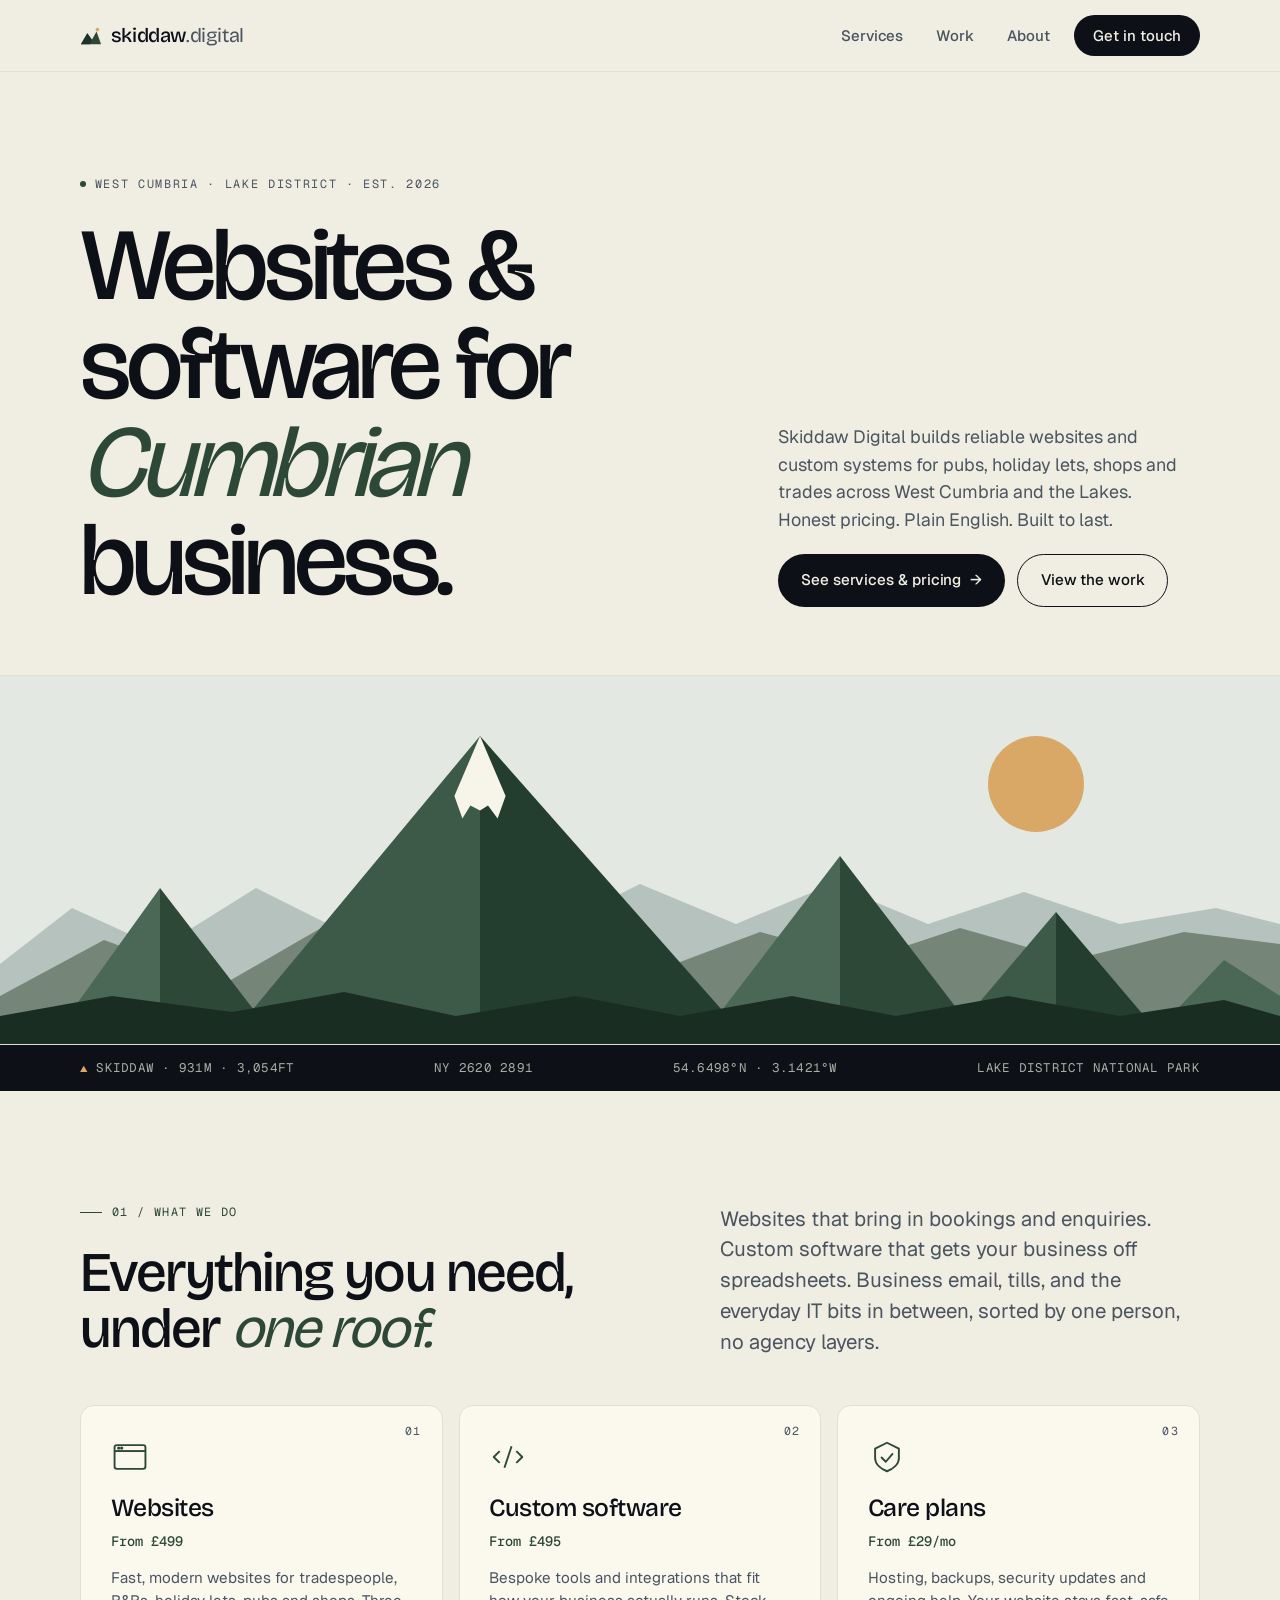
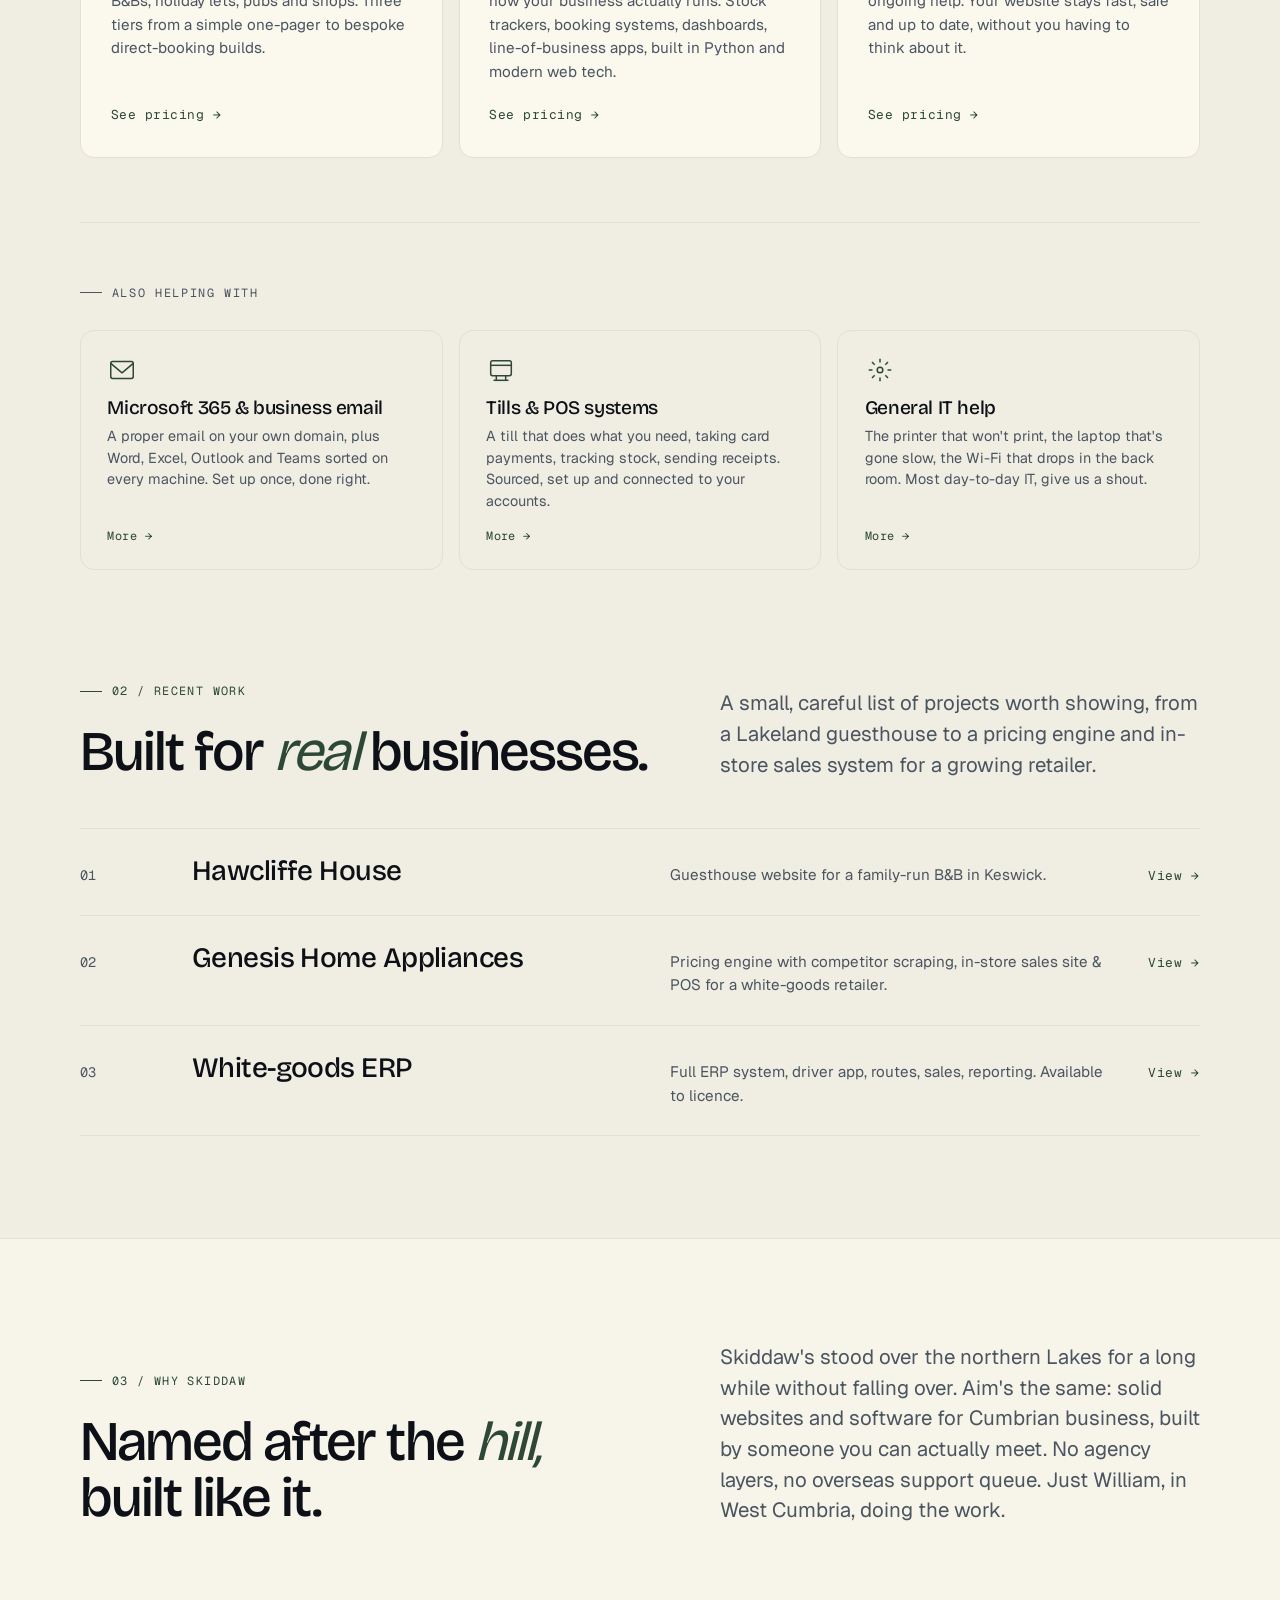
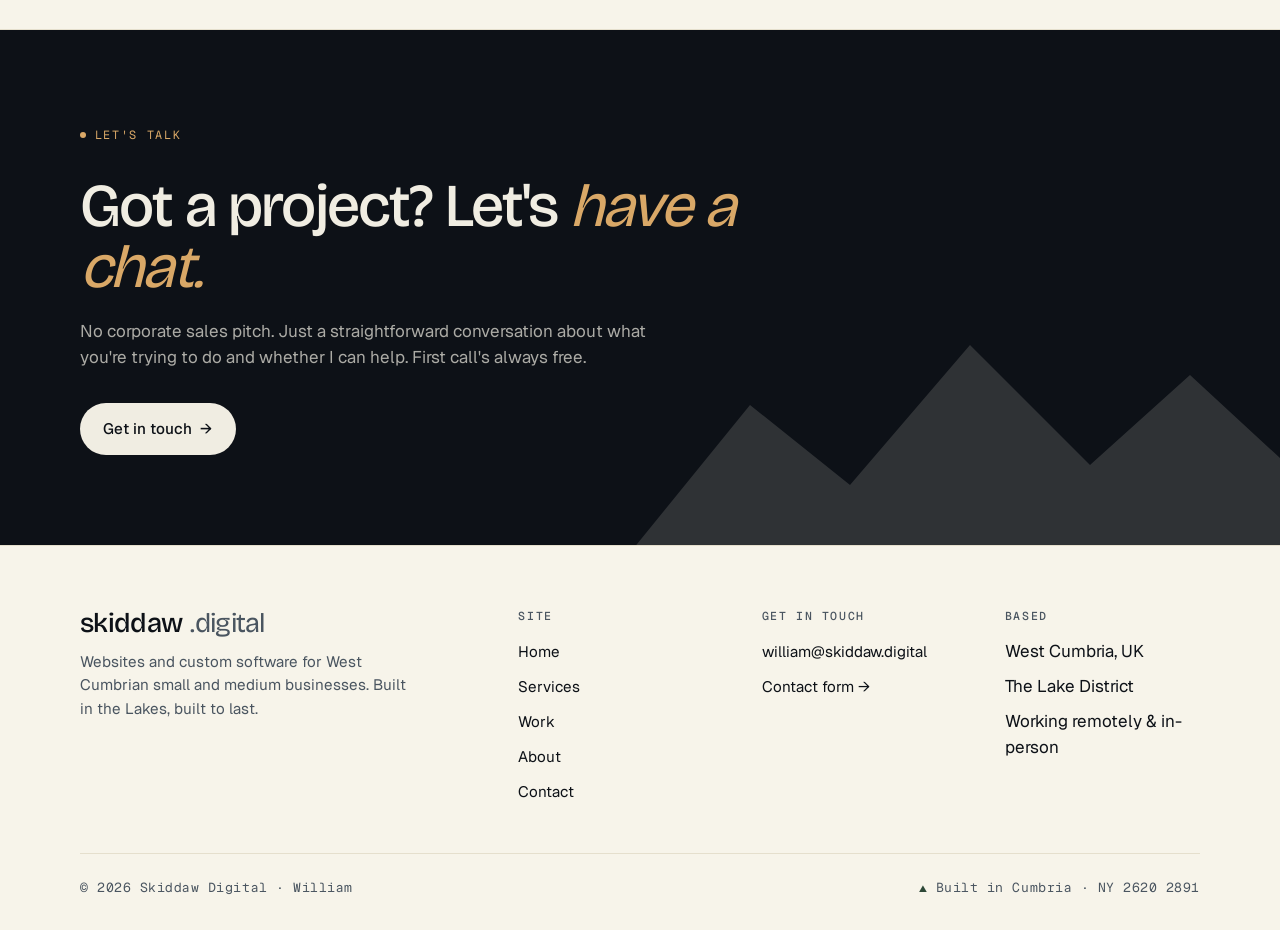
<file: index.html>
<!DOCTYPE html>
<html lang="en-GB">
<head>
  <!-- Google tag (gtag.js) -->
  <script async src="https://www.googletagmanager.com/gtag/js?id=G-EGELB82WRL"></script>
  <script>
    window.dataLayer = window.dataLayer || [];
    function gtag(){dataLayer.push(arguments);}
    gtag('js', new Date());
    gtag('config', 'G-EGELB82WRL');
  </script>
  <meta charset="UTF-8" />
  <meta name="viewport" content="width=device-width, initial-scale=1.0" />
  <title>Skiddaw Digital, Websites &amp; business software for West Cumbrian business</title>
  <meta name="description" content="Skiddaw Digital builds reliable websites, custom software, sets up Microsoft 365, POS systems and handles day-to-day IT for pubs, holiday lets, shops and trades across West Cumbria and the Lake District. Honest pricing, plain English, by William." />
  <link rel="preconnect" href="https://fonts.googleapis.com" />
  <link rel="preconnect" href="https://fonts.gstatic.com" crossorigin />
  <link href="https://fonts.googleapis.com/css2?family=Bricolage+Grotesque:opsz,wght@12..96,300..700&family=Geist:wght@400;500;600&family=Geist+Mono:wght@400;500&display=swap" rel="stylesheet" />
  <link rel="stylesheet" href="styles.css" />
  <link rel="icon" href="/favicon.ico" sizes="any">
  <link rel="icon" type="image/svg+xml" href="/favicon.svg">
  <link rel="apple-touch-icon" href="/apple-touch-icon.png">
  <link rel="icon" type="image/png" sizes="192x192" href="/favicon-192.png">
  <link rel="icon" type="image/png" sizes="512x512" href="/favicon-512.png">
</head>
<body>

  <!-- ===== Header ===== -->
  <header class="site-header">
    <div class="nav-inner">
      <a href="index.html" class="logo">
        <svg class="logo-mark" viewBox="0 0 24 24" xmlns="http://www.w3.org/2000/svg" aria-hidden="true">
          <polygon points="1,21 8,9 13,16 18,7 23,21" fill="#2D4837"/>
          <polygon points="8,9 13,16 11,21 1,21" fill="#1F3328"/>
          <circle cx="19" cy="5" r="2" fill="#D9A867"/>
        </svg>
        <span>skiddaw<span class="digital">.digital</span></span>
      </a>
      <button class="nav-toggle" aria-expanded="false" aria-controls="nav-list">Menu</button>
      <ul class="nav-list" id="nav-list">
        <li><a href="services.html">Services</a></li>
        <li><a href="work.html">Work</a></li>
        <li><a href="about.html">About</a></li>
        <li><a href="contact.html" class="nav-cta">Get in touch</a></li>
      </ul>
    </div>
  </header>

  <main>

    <!-- ===== Hero ===== -->
    <section class="hero">
      <div class="container">
        <p class="kicker"><span class="dot"></span> West Cumbria · Lake District · est. 2026</p>
        <div class="hero-grid">
          <h1 class="display-xl" data-reveal>
            Websites &amp; software for <span class="accent">Cumbrian</span> business.
          </h1>
          <div class="hero-meta" data-reveal>
            <p class="hero-lead">
              Skiddaw Digital builds reliable websites and custom systems
              for pubs, holiday lets, shops and trades across West
              Cumbria and the Lakes. Honest pricing.
              Plain English. Built to last.
            </p>
            <div class="cta-row">
              <a href="services.html" class="btn btn-primary">See services &amp; pricing <span class="arrow">→</span></a>
              <a href="work.html" class="btn btn-ghost">View the work</a>
            </div>
          </div>
        </div>
      </div>

      <!-- Low-poly Skiddaw mountain panorama -->
      <div class="mountain-banner">
        <svg viewBox="0 0 1600 460" xmlns="http://www.w3.org/2000/svg" preserveAspectRatio="xMidYMax slice" role="img" aria-label="A low-poly illustration of Skiddaw and the surrounding Cumbrian fells.">
          <!-- Sky -->
          <rect width="1600" height="460" fill="#E4E8E3"/>

          <!-- Sun -->
          <circle cx="1295" cy="135" r="60" fill="#D9A867"/>

          <!-- Far range, lightest -->
          <polygon fill="#B5C2BD" points="0,360 90,290 200,340 320,265 440,325 560,265 680,320 800,260 920,310 1040,260 1160,310 1280,270 1400,310 1520,290 1600,310 1600,460 0,460"/>

          <!-- Mid range -->
          <polygon fill="#758678" points="0,400 130,330 280,385 410,310 550,375 700,315 830,365 950,320 1080,355 1200,315 1340,355 1480,320 1600,335 1600,460 0,460"/>

          <!-- Sub peak left -->
          <polygon fill="#4A6855" points="60,460 200,265 200,460"/>
          <polygon fill="#2D4837" points="200,265 200,460 350,460"/>

          <!-- Skiddaw, main peak, light face -->
          <polygon fill="#3D5A48" points="280,460 600,75 600,460"/>

          <!-- Skiddaw, main peak, shadow face -->
          <polygon fill="#233D2E" points="600,75 600,460 940,460"/>

          <!-- Snow cap on Skiddaw -->
          <polygon fill="#F7F4EA" points="568,150 600,75 632,150 622,178 610,162 600,168 588,162 578,178"/>

          <!-- Sub peak right (Skiddaw Little Man-ish) -->
          <polygon fill="#4A6855" points="870,460 1050,225 1050,460"/>
          <polygon fill="#2D4837" points="1050,225 1050,460 1230,460"/>

          <!-- Smaller right peak -->
          <polygon fill="#3D5A48" points="1180,460 1320,295 1320,460"/>
          <polygon fill="#233D2E" points="1320,295 1320,460 1460,460"/>

          <!-- Far right small hill -->
          <polygon fill="#4A6855" points="1430,460 1530,355 1600,400 1600,460"/>

          <!-- Foreground hills, darkest -->
          <polygon fill="#1A2D22" points="0,460 0,425 140,400 290,420 430,395 570,425 720,400 850,425 990,400 1120,425 1260,400 1400,425 1530,405 1600,425 1600,460"/>
        </svg>
      </div>

      <!-- Elevation strap under mountain -->
      <div class="elev-strap">
        <div class="elev-strap-inner">
          <span><span class="accent">▲</span> SKIDDAW · 931m · 3,054ft</span>
          <span>NY 2620 2891</span>
          <span>54.6498°N · 3.1421°W</span>
          <span>Lake District National Park</span>
        </div>
      </div>
    </section>

    <!-- ===== Services overview ===== -->
    <section class="section">
      <div class="container">
        <div class="split-head">
          <div>
            <p class="section-tag">01 / What we do</p>
            <h2 class="display-l" data-reveal>
              Everything you need,<br/>under <span class="accent">one roof.</span>
            </h2>
          </div>
          <p class="lead lead-wide" data-reveal>
            Websites that bring in bookings and enquiries. Custom
            software that gets your business off spreadsheets. Business
            email, tills, and the everyday IT bits in between, sorted
            by one person, no agency layers.
          </p>
        </div>

        <!-- Three headline services -->
        <div class="svc-grid">
          <a href="services.html#websites" class="svc-card" data-reveal>
            <div class="ico" aria-hidden="true">
              <svg viewBox="0 0 32 32" fill="none" stroke="currentColor" stroke-width="1.6" stroke-linejoin="round">
                <rect x="3" y="6" width="26" height="20" rx="2"/>
                <line x1="3" y1="11" x2="29" y2="11"/>
                <circle cx="6.5" cy="8.5" r="0.6" fill="currentColor"/>
                <circle cx="9" cy="8.5" r="0.6" fill="currentColor"/>
              </svg>
            </div>
            <span class="num">01</span>
            <h3>Websites</h3>
            <span class="from-price">From £499</span>
            <p>
              Fast, modern websites for tradespeople, B&amp;Bs, holiday
              lets, pubs and shops. Three tiers from a simple one-pager
              to bespoke direct-booking builds.
            </p>
            <span class="more">See pricing →</span>
          </a>

          <a href="services.html#software" class="svc-card" data-reveal>
            <div class="ico" aria-hidden="true">
              <svg viewBox="0 0 32 32" fill="none" stroke="currentColor" stroke-width="1.6" stroke-linejoin="round">
                <polyline points="9,11 4,16 9,21"/>
                <polyline points="23,11 28,16 23,21"/>
                <line x1="19" y1="7" x2="13" y2="25"/>
              </svg>
            </div>
            <span class="num">02</span>
            <h3>Custom software</h3>
            <span class="from-price">From £495</span>
            <p>
              Bespoke tools and integrations that fit how your business
              actually runs. Stock trackers, booking systems, dashboards,
              line-of-business apps, built in Python and modern web tech.
            </p>
            <span class="more">See pricing →</span>
          </a>

          <a href="services.html#care" class="svc-card" data-reveal>
            <div class="ico" aria-hidden="true">
              <svg viewBox="0 0 32 32" fill="none" stroke="currentColor" stroke-width="1.6" stroke-linejoin="round">
                <path d="M16 4 L26 9 V17 C26 22 21 26 16 28 C11 26 6 22 6 17 V9 Z"/>
                <polyline points="11,16 15,20 21,13"/>
              </svg>
            </div>
            <span class="num">03</span>
            <h3>Care plans</h3>
            <span class="from-price">From £29/mo</span>
            <p>
              Hosting, backups, security updates and ongoing help. Your
              website stays fast, safe and up to date, without you
              having to think about it.
            </p>
            <span class="more">See pricing →</span>
          </a>
        </div>

        <!-- Also offering: O365, POS, general IT -->
        <div class="svc-also" data-reveal>
          <p class="svc-also-head">Also helping with</p>
          <div class="svc-also-grid">

            <a href="services.html#email" class="also-card">
              <div class="ico" aria-hidden="true">
                <svg viewBox="0 0 32 32" fill="none" stroke="currentColor" stroke-width="1.6" stroke-linejoin="round">
                  <rect x="4" y="7" width="24" height="18" rx="2"/>
                  <polyline points="4,9 16,19 28,9"/>
                </svg>
              </div>
              <h4>Microsoft 365 &amp; business email</h4>
              <p>
                A proper email on your own domain, plus Word, Excel,
                Outlook and Teams sorted on every machine. Set up once,
                done right.
              </p>
              <span class="more">More →</span>
            </a>

            <a href="services.html#pos" class="also-card">
              <div class="ico" aria-hidden="true">
                <svg viewBox="0 0 32 32" fill="none" stroke="currentColor" stroke-width="1.6" stroke-linejoin="round">
                  <rect x="5" y="6" width="22" height="16" rx="2"/>
                  <line x1="5" y1="11" x2="27" y2="11"/>
                  <line x1="11" y1="22" x2="11" y2="27"/>
                  <line x1="21" y1="22" x2="21" y2="27"/>
                  <line x1="8" y1="27" x2="24" y2="27"/>
                </svg>
              </div>
              <h4>Tills &amp; POS systems</h4>
              <p>
                A till that does what you need, taking card payments,
                tracking stock, sending receipts. Sourced, set up and
                connected to your accounts.
              </p>
              <span class="more">More →</span>
            </a>

            <a href="services.html#it" class="also-card">
              <div class="ico" aria-hidden="true">
                <svg viewBox="0 0 32 32" fill="none" stroke="currentColor" stroke-width="1.6" stroke-linejoin="round">
                  <circle cx="16" cy="16" r="3"/>
                  <path d="M16 4 V8 M16 24 V28 M4 16 H8 M24 16 H28 M7.5 7.5 L10.3 10.3 M21.7 21.7 L24.5 24.5 M7.5 24.5 L10.3 21.7 M21.7 10.3 L24.5 7.5"/>
                </svg>
              </div>
              <h4>General IT help</h4>
              <p>
                The printer that won't print, the laptop that's gone
                slow, the Wi-Fi that drops in the back room. Most
                day-to-day IT, give us a shout.
              </p>
              <span class="more">More →</span>
            </a>

          </div>
        </div>
      </div>
    </section>

    <!-- ===== Featured work ===== -->
    <section class="section" style="padding-top: 0;">
      <div class="container">
        <div class="split-head">
          <div>
            <p class="section-tag">02 / Recent work</p>
            <h2 class="display-l" data-reveal>
              Built for <span class="accent">real</span> businesses.
            </h2>
          </div>
          <p class="lead lead-wide" data-reveal>
            A small, careful list of projects worth showing, from a
            Lakeland guesthouse to a pricing engine and in-store sales
            system for a growing retailer.
          </p>
        </div>

        <div class="work-list" data-reveal>
          <a href="work.html#hawcliffe" class="work-row">
            <span class="num">01</span>
            <h3>Hawcliffe House</h3>
            <p class="desc">Guesthouse website for a family-run B&amp;B in Keswick.</p>
            <span class="arrow-link">View →</span>
          </a>
          <a href="work.html#genesis" class="work-row">
            <span class="num">02</span>
            <h3>Genesis Home Appliances</h3>
            <p class="desc">Pricing engine with competitor scraping, in-store sales site &amp; POS for a white-goods retailer.</p>
            <span class="arrow-link">View →</span>
          </a>
          <a href="nexterp.html" class="work-row">
            <span class="num">03</span>
            <h3>White-goods ERP</h3>
            <p class="desc">Full ERP system, driver app, routes, sales, reporting. Available to licence.</p>
            <span class="arrow-link">View →</span>
          </a>
        </div>
      </div>
    </section>

    <!-- ===== Why local ===== -->
    <section class="section" style="background: var(--stone-50); border-top: 1px solid var(--stone-200); border-bottom: 1px solid var(--stone-200);">
      <div class="container">
        <div class="split-head" style="margin-bottom: 0;">
          <div>
            <p class="section-tag">03 / Why Skiddaw</p>
            <h2 class="display-l" data-reveal>
              Named after the <span class="accent">hill,</span><br/>built like it.
            </h2>
          </div>
          <p class="lead lead-wide" data-reveal>
            Skiddaw's stood over the northern Lakes for a long while
            without falling over. Aim's the same: solid websites and
            software for Cumbrian business, built by someone you can
            actually meet. No agency layers, no overseas support queue.
            Just William, in West Cumbria, doing the work.
          </p>
        </div>
      </div>
    </section>

    <!-- ===== Big CTA ===== -->
    <section class="cta-banner">
      <svg class="cta-mountains" viewBox="0 0 700 280" xmlns="http://www.w3.org/2000/svg" aria-hidden="true">
        <polygon fill="#F0EDE2" points="0,280 130,120 230,200 350,60 470,180 570,90 700,210 700,280"/>
      </svg>
      <div class="container" style="position: relative; z-index: 1;">
        <p class="kicker" style="color: var(--sun);"><span class="dot" style="background: var(--sun);"></span> Let's talk</p>
        <h2>Got a project? Let's <span class="accent">have a chat.</span></h2>
        <p>
          No corporate sales pitch. Just a straightforward conversation
          about what you're trying to do and whether I can help. First
          call's always free.
        </p>
        <a href="contact.html" class="btn btn-primary">Get in touch <span class="arrow">→</span></a>
      </div>
    </section>

  </main>

  <!-- ===== Footer ===== -->
  <footer>
    <div class="container">
      <div class="footer-grid">
        <div class="footer-brand">
          <h3>skiddaw<span class="digital">.digital</span></h3>
          <p>
            Websites and custom software for West Cumbrian small and medium
            businesses. Built in the Lakes, built to last.
          </p>
        </div>
        <div class="footer-col">
          <h4>Site</h4>
          <ul>
            <li><a href="index.html">Home</a></li>
            <li><a href="services.html">Services</a></li>
            <li><a href="work.html">Work</a></li>
            <li><a href="about.html">About</a></li>
            <li><a href="contact.html">Contact</a></li>
          </ul>
        </div>
        <div class="footer-col">
          <h4>Get in touch</h4>
          <ul>
            <li><a href="mailto:william@skiddaw.digital">william@skiddaw.digital</a></li>
            <li><a href="contact.html">Contact form →</a></li>
          </ul>
        </div>
        <div class="footer-col">
          <h4>Based</h4>
          <ul>
            <li>West Cumbria, UK</li>
            <li>The Lake District</li>
            <li>Working remotely &amp; in-person</li>
          </ul>
        </div>
      </div>
      <div class="footer-bottom">
        <span>© <span data-year></span> Skiddaw Digital · William</span>
        <span><span class="accent">▲</span> Built in Cumbria · NY 2620 2891</span>
      </div>
    </div>
  </footer>

  <script src="script.js"></script>
</body>
</html>
</file>
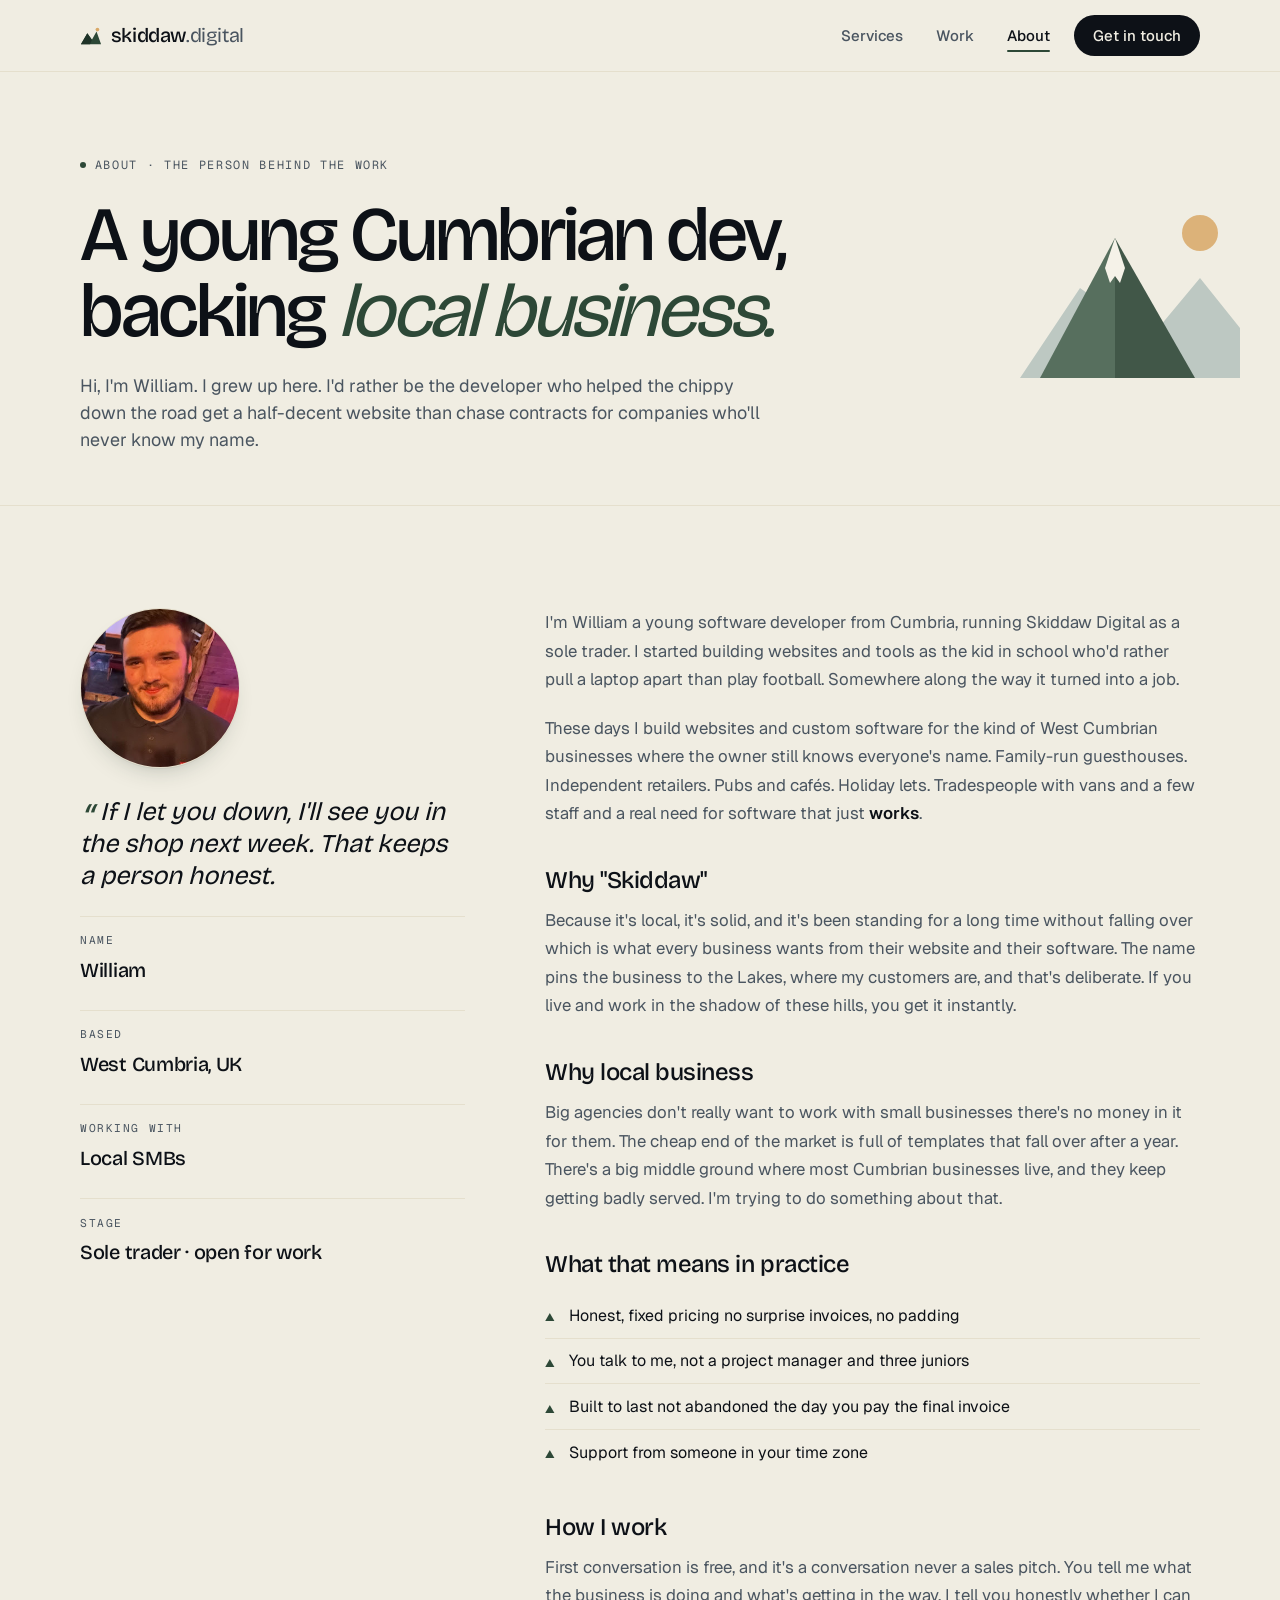
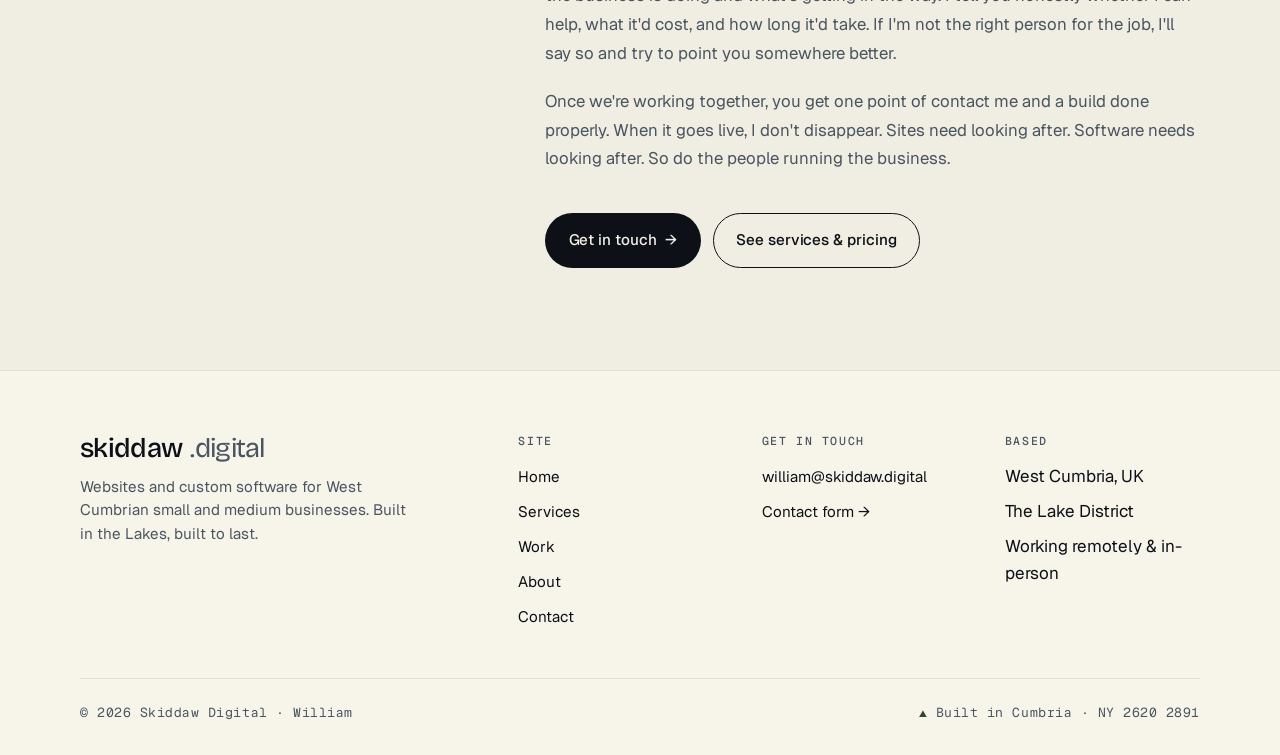
<file: about.html>
<!DOCTYPE html>
<html lang="en-GB">
<head>
  <!-- Google tag (gtag.js) -->
  <script async src="https://www.googletagmanager.com/gtag/js?id=G-EGELB82WRL"></script>
  <script>
    window.dataLayer = window.dataLayer || [];
    function gtag(){dataLayer.push(arguments);}
    gtag('js', new Date());
    gtag('config', 'G-EGELB82WRL');
  </script>
  <meta charset="UTF-8" />
  <meta name="viewport" content="width=device-width, initial-scale=1.0" />
  <title>About — Skiddaw Digital</title>
  <meta name="description" content="William, the person behind Skiddaw Digital. On a mission to give West Cumbrian small businesses better websites and software, without the agency markup." />
  <link rel="preconnect" href="https://fonts.googleapis.com" />
  <link rel="preconnect" href="https://fonts.gstatic.com" crossorigin />
  <link href="https://fonts.googleapis.com/css2?family=Bricolage+Grotesque:opsz,wght@12..96,300..700&family=Geist:wght@400;500;600&family=Geist+Mono:wght@400;500&display=swap" rel="stylesheet" />
  <link rel="stylesheet" href="styles.css" />
  <link rel="icon" href="/favicon.ico" sizes="any">
  <link rel="icon" type="image/svg+xml" href="/favicon.svg">
  <link rel="apple-touch-icon" href="/apple-touch-icon.png">
  <link rel="icon" type="image/png" sizes="192x192" href="/favicon-192.png">
  <link rel="icon" type="image/png" sizes="512x512" href="/favicon-512.png">
</head>
<body>

  <header class="site-header">
    <div class="nav-inner">
      <a href="index.html" class="logo">
        <svg class="logo-mark" viewBox="0 0 24 24" xmlns="http://www.w3.org/2000/svg" aria-hidden="true">
          <polygon points="1,21 8,9 13,16 18,7 23,21" fill="#2D4837"/>
          <polygon points="8,9 13,16 11,21 1,21" fill="#1F3328"/>
          <circle cx="19" cy="5" r="2" fill="#D9A867"/>
        </svg>
        <span>skiddaw<span class="digital">.digital</span></span>
      </a>
      <button class="nav-toggle" aria-expanded="false" aria-controls="nav-list">Menu</button>
      <ul class="nav-list" id="nav-list">
        <li><a href="services.html">Services</a></li>
        <li><a href="work.html">Work</a></li>
        <li><a href="about.html" class="active">About</a></li>
        <li><a href="contact.html" class="nav-cta">Get in touch</a></li>
      </ul>
    </div>
  </header>

  <main>

    <!-- ===== Page hero ===== -->
    <section class="page-hero">
      <div class="container">
        <p class="kicker"><span class="dot"></span> About · The person behind the work</p>
        <h1 data-reveal>
          A young Cumbrian dev,<br/>
          backing <span class="accent">local business.</span>
        </h1>
        <p class="lead lead-wide" data-reveal>
          Hi, I'm William. I grew up here. I'd rather be the developer
          who helped the chippy down the road get a half-decent website
          than chase contracts for companies who'll never know my name.
        </p>

        <svg class="page-hero-mark" viewBox="0 0 220 180" xmlns="http://www.w3.org/2000/svg" aria-hidden="true">
          <circle cx="180" cy="35" r="18" fill="#D9A867"/>
          <polygon fill="#B5C2BD" points="0,180 60,90 130,140 180,80 220,130 220,180"/>
          <polygon fill="#3D5A48" points="20,180 95,40 95,180"/>
          <polygon fill="#233D2E" points="95,40 95,180 175,180"/>
          <polygon fill="#F7F4EA" points="85,70 95,40 105,70 100,85 95,78 90,85"/>
        </svg>
      </div>
    </section>

    <!-- ===== About body ===== -->
    <section class="section">
      <div class="container">
        <div class="about-grid">

          <aside class="about-side">
            <div class="sticky">
              <figure class="portrait">
                <img src="william.jpg" alt="William, founder of Skiddaw Digital" width="288" height="288" loading="lazy" />
              </figure>
              <p class="pull-quote">
                If I let you down, I'll see you in the shop next week.
                That keeps a person honest.
              </p>
              <div class="meta-card">
                <div class="label">Name</div>
                <div class="value">William</div>
              </div>
              <div class="meta-card">
                <div class="label">Based</div>
                <div class="value">West Cumbria, UK</div>
              </div>
              <div class="meta-card">
                <div class="label">Working with</div>
                <div class="value">Local SMBs</div>
              </div>
              <div class="meta-card">
                <div class="label">Stage</div>
                <div class="value">Sole trader · open for work</div>
              </div>
            </div>
          </aside>

          <div class="prose" data-reveal>
            <p>
              I'm William a young software developer from Cumbria,
              running Skiddaw Digital as a sole trader. I started
              building websites and tools as the kid in school who'd
              rather pull a laptop apart than play football. Somewhere
              along the way it turned into a job.
            </p>

            <p>
              These days I build websites and custom software for the
              kind of West Cumbrian businesses where the owner still
              knows everyone's name. Family-run guesthouses. Independent
              retailers. Pubs and cafés. Holiday lets. Tradespeople with
              vans and a few staff and a real need for software that
              just <strong>works</strong>.
            </p>

            <h3>Why "Skiddaw"</h3>
            <p>
              Because it's local, it's solid, and it's been standing for
              a long time without falling over which is what every
              business wants from their website and their software. The
              name pins the business to the Lakes, where my customers
              are, and that's deliberate. If you live and work in the
              shadow of these hills, you get it instantly.
            </p>

            <h3>Why local business</h3>
            <p>
              Big agencies don't really want to work with small
              businesses there's no money in it for them. The cheap
              end of the market is full of templates that fall over
              after a year. There's a big middle ground where most
              Cumbrian businesses live, and they keep getting badly
              served. I'm trying to do something about that.
            </p>

            <h3>What that means in practice</h3>
            <ul>
              <li>Honest, fixed pricing no surprise invoices, no padding</li>
              <li>You talk to me, not a project manager and three juniors</li>
              <li>Built to last not abandoned the day you pay the final invoice</li>
              <li>Support from someone in your time zone</li>
            </ul>

            <h3>How I work</h3>
            <p>
              First conversation is free, and it's a conversation
              never a sales pitch. You tell me what the business is
              doing and what's getting in the way. I tell you honestly
              whether I can help, what it'd cost, and how long it'd
              take. If I'm not the right person for the job, I'll say so
              and try to point you somewhere better.
            </p>

            <p>
              Once we're working together, you get one point of contact
             me and a build done properly. When it goes live, I
              don't disappear. Sites need looking after. Software needs
              looking after. So do the people running the business.
            </p>


            <div class="cta-row" style="margin-top: 2.5rem;">
              <a href="contact.html" class="btn btn-primary">Get in touch <span class="arrow">→</span></a>
              <a href="services.html" class="btn btn-ghost">See services &amp; pricing</a>
            </div>
          </div>

        </div>
      </div>
    </section>

  </main>

  <footer>
    <div class="container">
      <div class="footer-grid">
        <div class="footer-brand">
          <h3>skiddaw<span class="digital">.digital</span></h3>
          <p>
            Websites and custom software for West Cumbrian small and medium
            businesses. Built in the Lakes, built to last.
          </p>
        </div>
        <div class="footer-col">
          <h4>Site</h4>
          <ul>
            <li><a href="index.html">Home</a></li>
            <li><a href="services.html">Services</a></li>
            <li><a href="work.html">Work</a></li>
            <li><a href="about.html">About</a></li>
            <li><a href="contact.html">Contact</a></li>
          </ul>
        </div>
        <div class="footer-col">
          <h4>Get in touch</h4>
          <ul>
            <li><a href="mailto:william@skiddaw.digital">william@skiddaw.digital</a></li>
            <li><a href="contact.html">Contact form →</a></li>
          </ul>
        </div>
        <div class="footer-col">
          <h4>Based</h4>
          <ul>
            <li>West Cumbria, UK</li>
            <li>The Lake District</li>
            <li>Working remotely &amp; in-person</li>
          </ul>
        </div>
      </div>
      <div class="footer-bottom">
        <span>© <span data-year></span> Skiddaw Digital · William</span>
        <span><span class="accent">▲</span> Built in Cumbria · NY 2620 2891</span>
      </div>
    </div>
  </footer>

  <script src="script.js"></script>
</body>
</html>
</file>
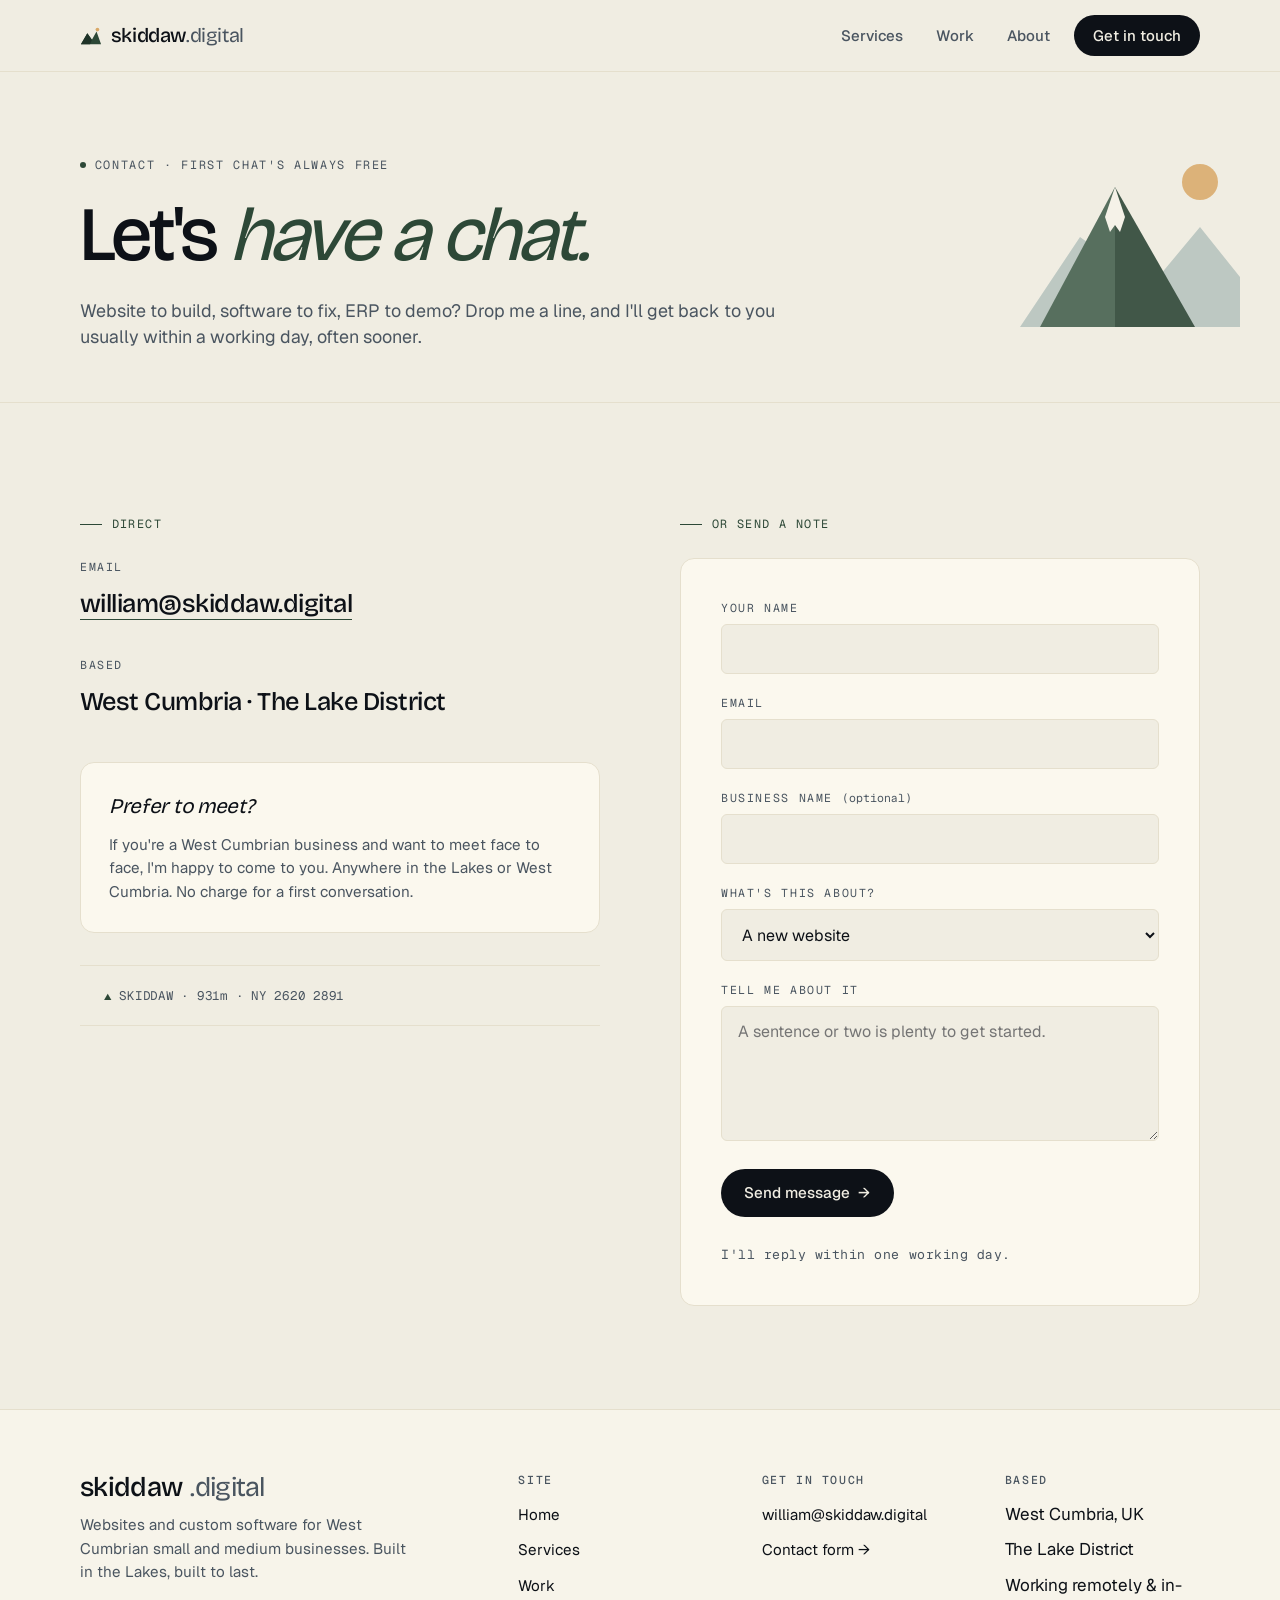
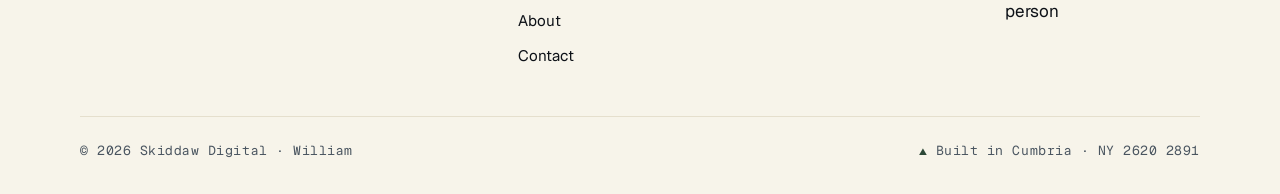
<file: contact.html>
<!DOCTYPE html>
<html lang="en-GB">
<head>
  <!-- Google tag (gtag.js) -->
  <script async src="https://www.googletagmanager.com/gtag/js?id=G-EGELB82WRL"></script>
  <script>
    window.dataLayer = window.dataLayer || [];
    function gtag(){dataLayer.push(arguments);}
    gtag('js', new Date());
    gtag('config', 'G-EGELB82WRL');
  </script>
  <meta charset="UTF-8" />
  <meta name="viewport" content="width=device-width, initial-scale=1.0" />
  <title>Contact — Skiddaw Digital</title>
  <meta name="description" content="Get in touch about a website, custom software project, Microsoft 365 setup, a till, or the white-goods ERP system." />
  <link rel="preconnect" href="https://fonts.googleapis.com" />
  <link rel="preconnect" href="https://fonts.gstatic.com" crossorigin />
  <link href="https://fonts.googleapis.com/css2?family=Bricolage+Grotesque:opsz,wght@12..96,300..700&family=Geist:wght@400;500;600&family=Geist+Mono:wght@400;500&display=swap" rel="stylesheet" />
  <link rel="stylesheet" href="styles.css" />
  <link rel="icon" href="/favicon.ico" sizes="any">
  <link rel="icon" type="image/svg+xml" href="/favicon.svg">
  <link rel="apple-touch-icon" href="/apple-touch-icon.png">
  <link rel="icon" type="image/png" sizes="192x192" href="/favicon-192.png">
  <link rel="icon" type="image/png" sizes="512x512" href="/favicon-512.png">
</head>
<body>

  <header class="site-header">
    <div class="nav-inner">
      <a href="index.html" class="logo">
        <svg class="logo-mark" viewBox="0 0 24 24" xmlns="http://www.w3.org/2000/svg" aria-hidden="true">
          <polygon points="1,21 8,9 13,16 18,7 23,21" fill="#2D4837"/>
          <polygon points="8,9 13,16 11,21 1,21" fill="#1F3328"/>
          <circle cx="19" cy="5" r="2" fill="#D9A867"/>
        </svg>
        <span>skiddaw<span class="digital">.digital</span></span>
      </a>
      <button class="nav-toggle" aria-expanded="false" aria-controls="nav-list">Menu</button>
      <ul class="nav-list" id="nav-list">
        <li><a href="services.html">Services</a></li>
        <li><a href="work.html">Work</a></li>
        <li><a href="about.html">About</a></li>
        <li><a href="contact.html" class="nav-cta active">Get in touch</a></li>
      </ul>
    </div>
  </header>

  <main>

    <!-- ===== Page hero ===== -->
    <section class="page-hero">
      <div class="container">
        <p class="kicker"><span class="dot"></span> Contact · First chat's always free</p>
        <h1 data-reveal>
          Let's <span class="accent">have a chat.</span>
        </h1>
        <p class="lead lead-wide" data-reveal>
          Website to build, software to fix, ERP to demo? Drop me a
          line, and I'll get back to you usually within a working day,
          often sooner.
        </p>

        <svg class="page-hero-mark" viewBox="0 0 220 180" xmlns="http://www.w3.org/2000/svg" aria-hidden="true">
          <circle cx="180" cy="35" r="18" fill="#D9A867"/>
          <polygon fill="#B5C2BD" points="0,180 60,90 130,140 180,80 220,130 220,180"/>
          <polygon fill="#3D5A48" points="20,180 95,40 95,180"/>
          <polygon fill="#233D2E" points="95,40 95,180 175,180"/>
          <polygon fill="#F7F4EA" points="85,70 95,40 105,70 100,85 95,78 90,85"/>
        </svg>
      </div>
    </section>

    <!-- ===== Contact body ===== -->
    <section class="section">
      <div class="container">
        <div class="contact-grid">

          <div data-reveal>
            <p class="section-tag">Direct</p>
            <div class="contact-block">
              <div class="lbl">Email</div>
              <div class="val"><a href="mailto:william@skiddaw.digital">william@skiddaw.digital</a></div>
            </div>
            <div class="contact-block">
              <div class="lbl">Based</div>
              <div class="val">West Cumbria · The Lake District</div>
            </div>

            <div style="margin-top: 2.5rem; padding: 1.75rem; border: 1px solid var(--stone-200); border-radius: var(--radius-lg); background: var(--stone-100);">
              <p style="font-family: var(--display); font-style: italic; font-weight: 400; font-size: 1.3rem; color: var(--ink); margin-bottom: 0.6rem; letter-spacing: -0.015em;">
                Prefer to meet?
              </p>
              <p style="font-size: 0.95rem; color: var(--slate); line-height: 1.55;">
                If you're a West Cumbrian business and want to meet face
                to face, I'm happy to come to you. Anywhere in the Lakes
                or West Cumbria. No charge for a first conversation.
              </p>
            </div>

            <div style="margin-top: 2rem; padding: 1.25rem 1.5rem; font-family: var(--mono); font-size: 0.78rem; letter-spacing: 0.06em; color: var(--slate); border-top: 1px solid var(--stone-200); border-bottom: 1px solid var(--stone-200);">
              <span style="color: var(--fell);">▲</span> SKIDDAW · 931m · NY 2620 2891
            </div>
          </div>

          <div data-reveal>
            <p class="section-tag">Or send a note</p>

            <form class="form" id="contact-form" action="https://api.web3forms.com/submit" method="POST">

              <!-- Replace with your Web3Forms access key -->
              <input type="hidden" name="access_key" value="e9c1f253-c0af-44bd-a715-570f56dda13b">

              <!-- These hidden fields shape the email you receive -->
              <input type="hidden" name="subject" value="New enquiryskiddaw.digital">
              <input type="hidden" name="from_name" value="Skiddaw Digital website">

              <input type="checkbox" name="botcheck" style="display: none;" tabindex="-1" autocomplete="off">

              <div class="field">
                <label for="name">Your name</label>
                <input id="name" name="name" type="text" required autocomplete="name" />
              </div>
              <div class="field">
                <label for="email">Email</label>
                <input id="email" name="email" type="email" required autocomplete="email" />
              </div>
              <div class="field">
                <label for="business">Business name <span style="text-transform: none; letter-spacing: 0; color: var(--slate);">(optional)</span></label>
                <input id="business" name="business" type="text" autocomplete="organization" />
              </div>
              <div class="field">
                <label for="topic">What's this about?</label>
                <select id="topic" name="topic">
                  <option>A new website</option>
                  <option>Care plan / fixing an existing site</option>
                  <option>Custom software / integration</option>
                  <option>Microsoft 365 / business email</option>
                  <option>A till / POS system</option>
                  <option>General IT help</option>
                  <option>White-goods ERP demo</option>
                  <option>Just a question</option>
                </select>
              </div>
              <div class="field">
                <label for="message">Tell me about it</label>
                <textarea id="message" name="message" rows="5" required placeholder="A sentence or two is plenty to get started."></textarea>
              </div>
              <button type="submit" class="btn btn-primary">Send message <span class="arrow">→</span></button>
              <p class="form-note">I'll reply within one working day.</p>
              <p class="form-status" data-form-status role="status" aria-live="polite" hidden></p>
            </form>
          </div>

        </div>
      </div>
    </section>

  </main>

  <footer>
    <div class="container">
      <div class="footer-grid">
        <div class="footer-brand">
          <h3>skiddaw<span class="digital">.digital</span></h3>
          <p>
            Websites and custom software for West Cumbrian small and medium
            businesses. Built in the Lakes, built to last.
          </p>
        </div>
        <div class="footer-col">
          <h4>Site</h4>
          <ul>
            <li><a href="index.html">Home</a></li>
            <li><a href="services.html">Services</a></li>
            <li><a href="work.html">Work</a></li>
            <li><a href="about.html">About</a></li>
            <li><a href="contact.html">Contact</a></li>
          </ul>
        </div>
        <div class="footer-col">
          <h4>Get in touch</h4>
          <ul>
            <li><a href="mailto:william@skiddaw.digital">william@skiddaw.digital</a></li>
            <li><a href="contact.html">Contact form →</a></li>
          </ul>
        </div>
        <div class="footer-col">
          <h4>Based</h4>
          <ul>
            <li>West Cumbria, UK</li>
            <li>The Lake District</li>
            <li>Working remotely &amp; in-person</li>
          </ul>
        </div>
      </div>
      <div class="footer-bottom">
        <span>© <span data-year></span> Skiddaw Digital · William</span>
        <span><span class="accent">▲</span> Built in Cumbria · NY 2620 2891</span>
      </div>
    </div>
  </footer>

  <script src="script.js"></script>
</body>
</html>
</file>
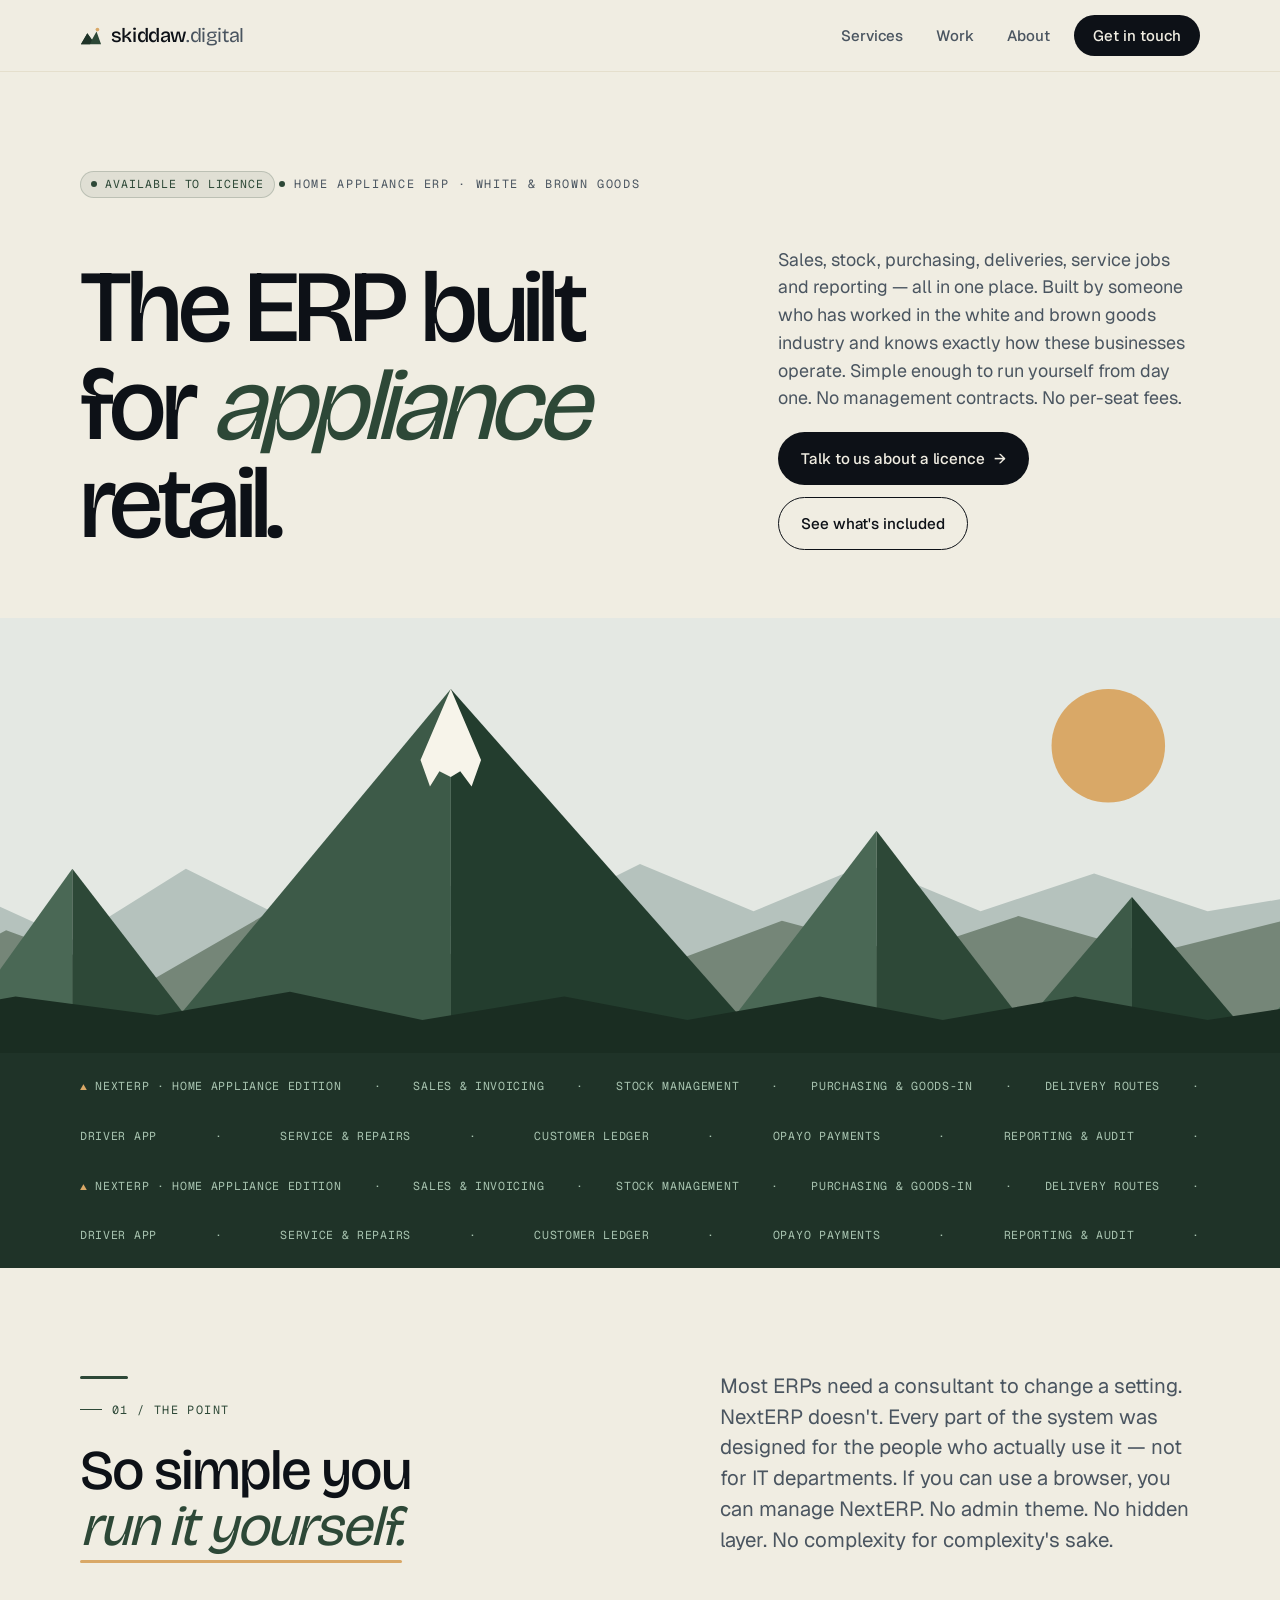
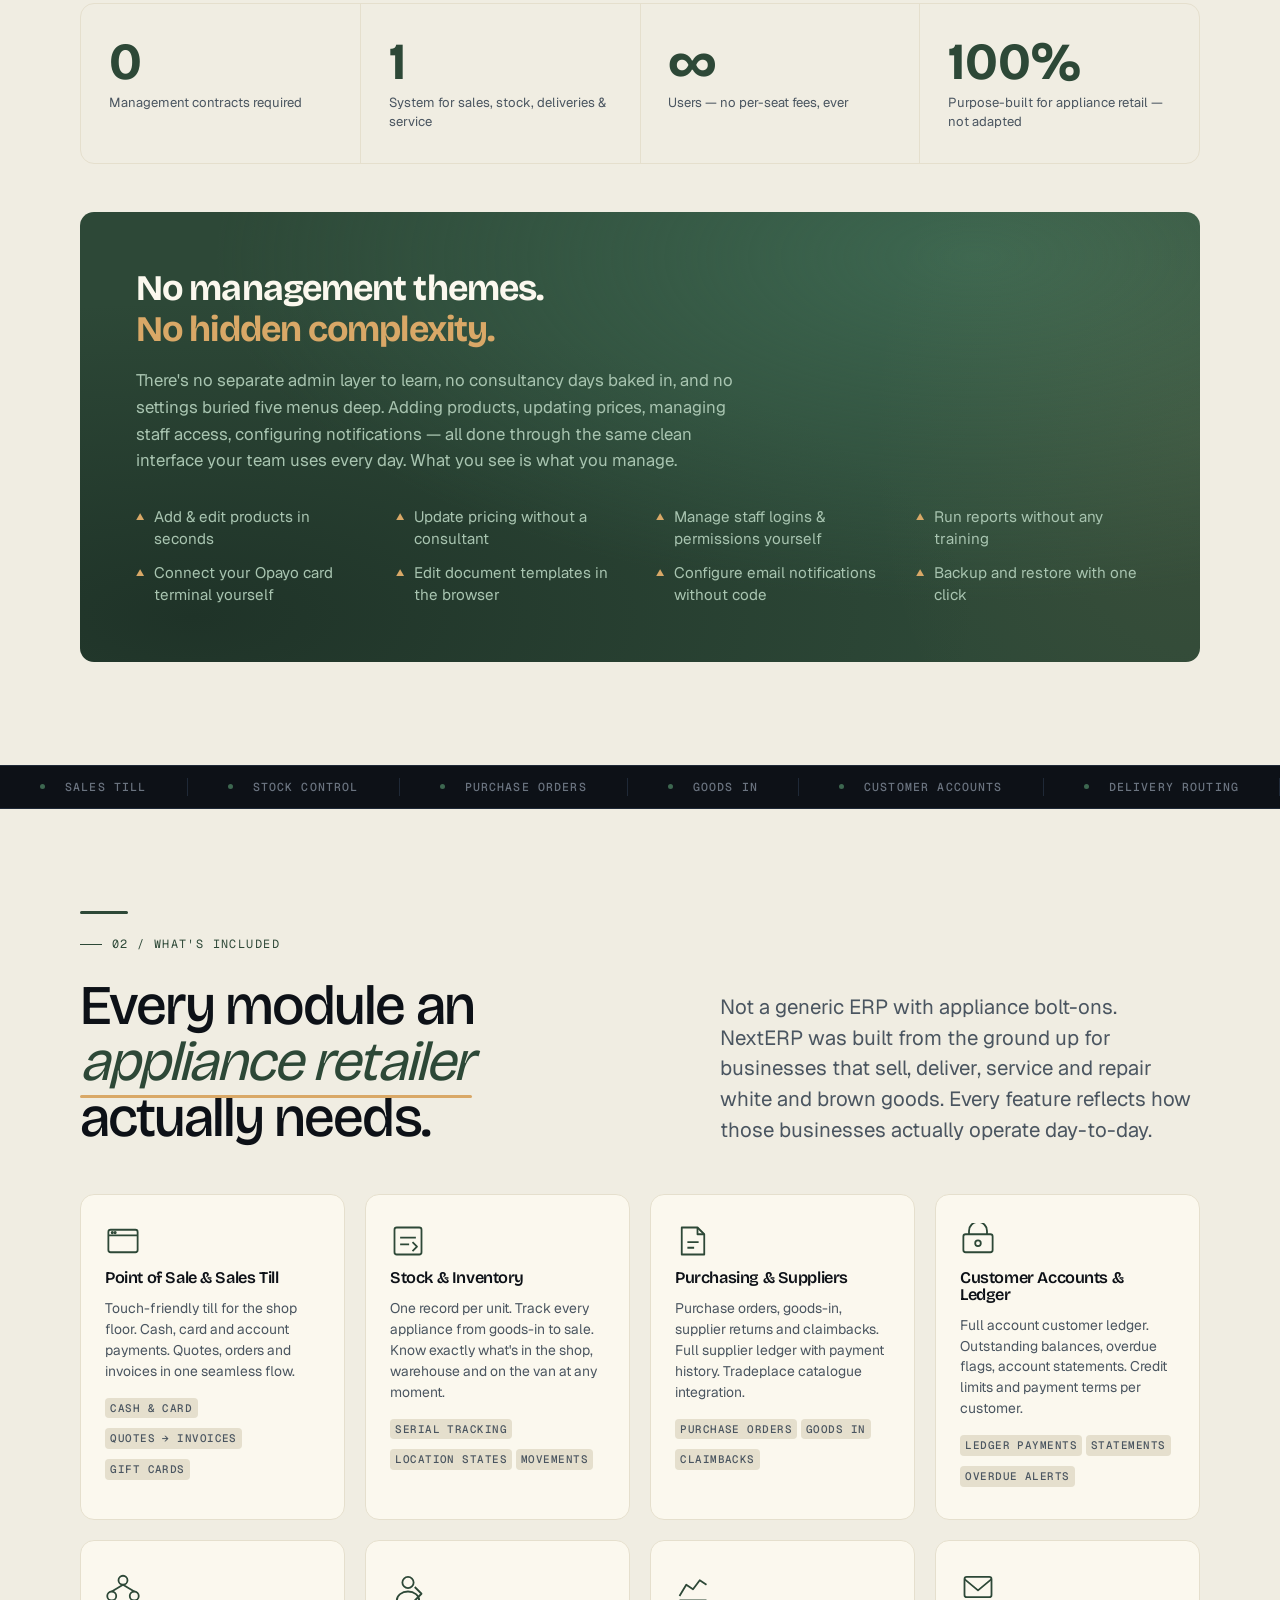
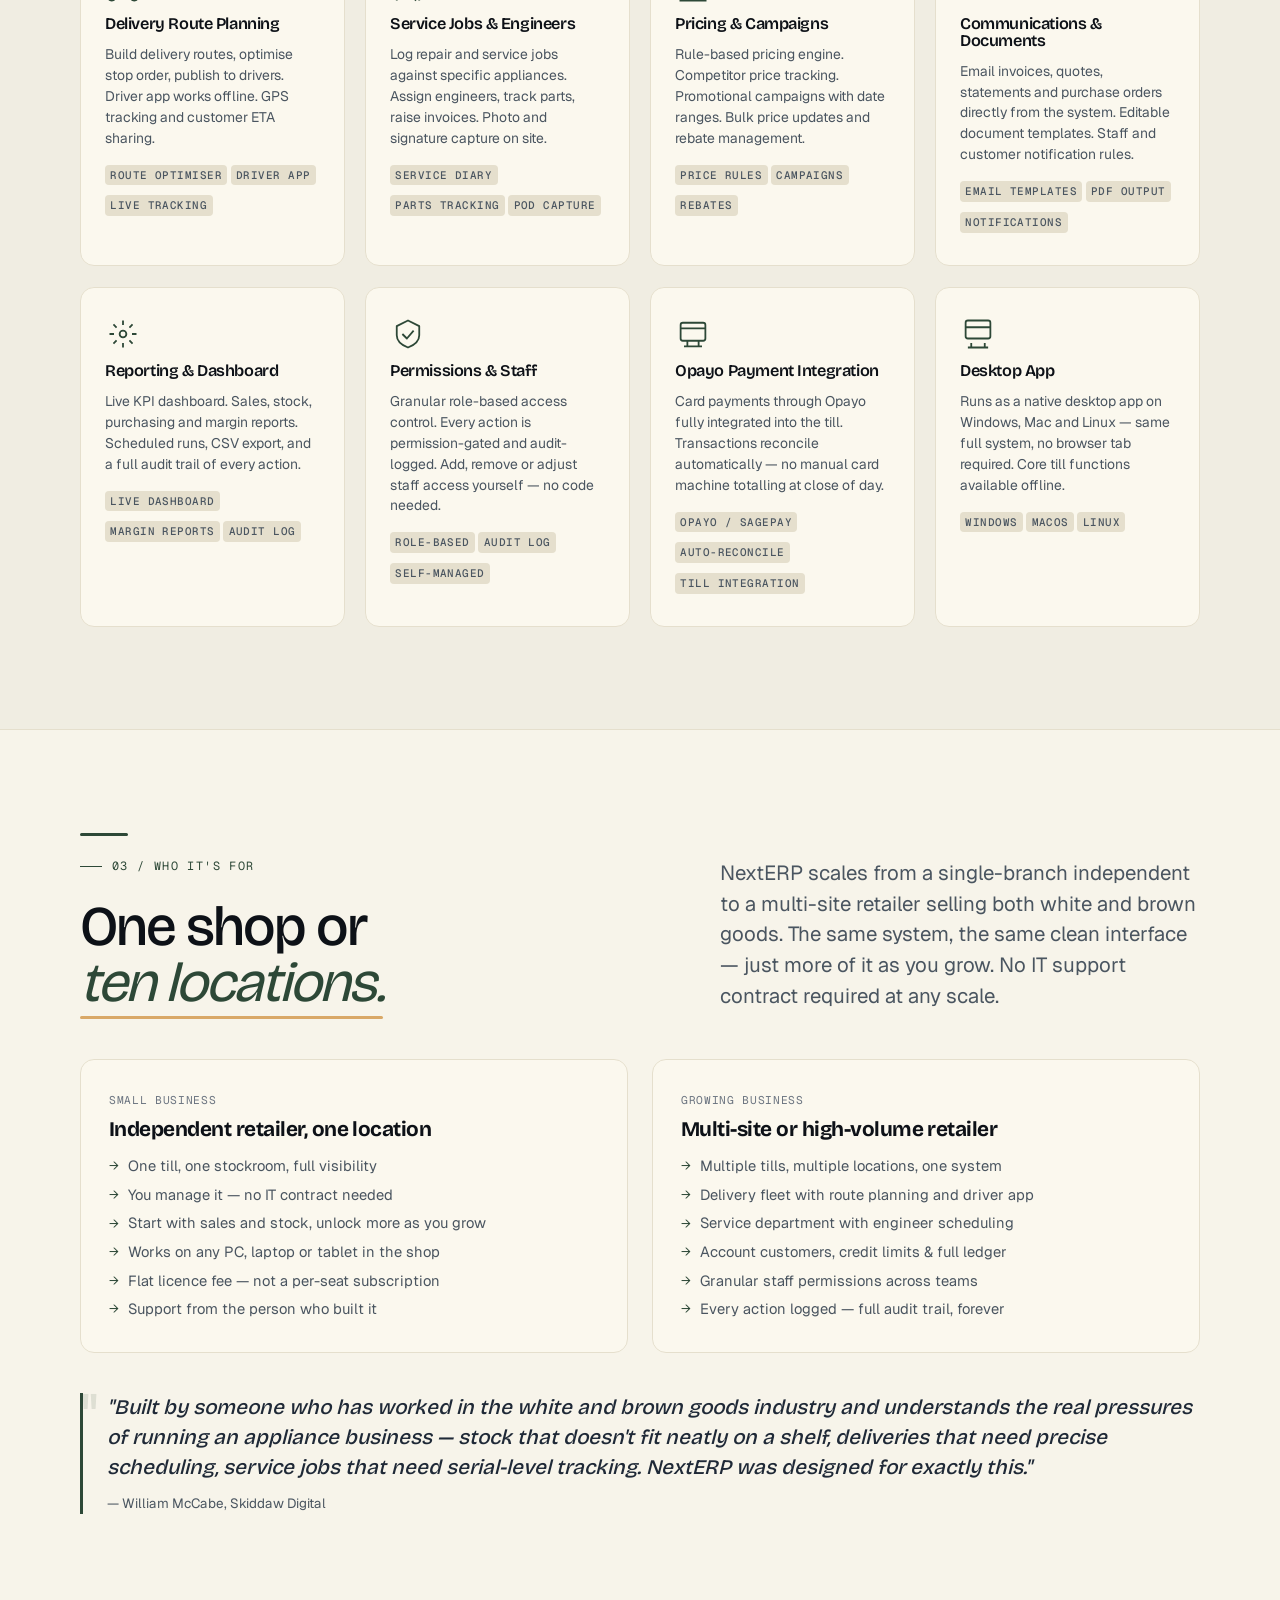
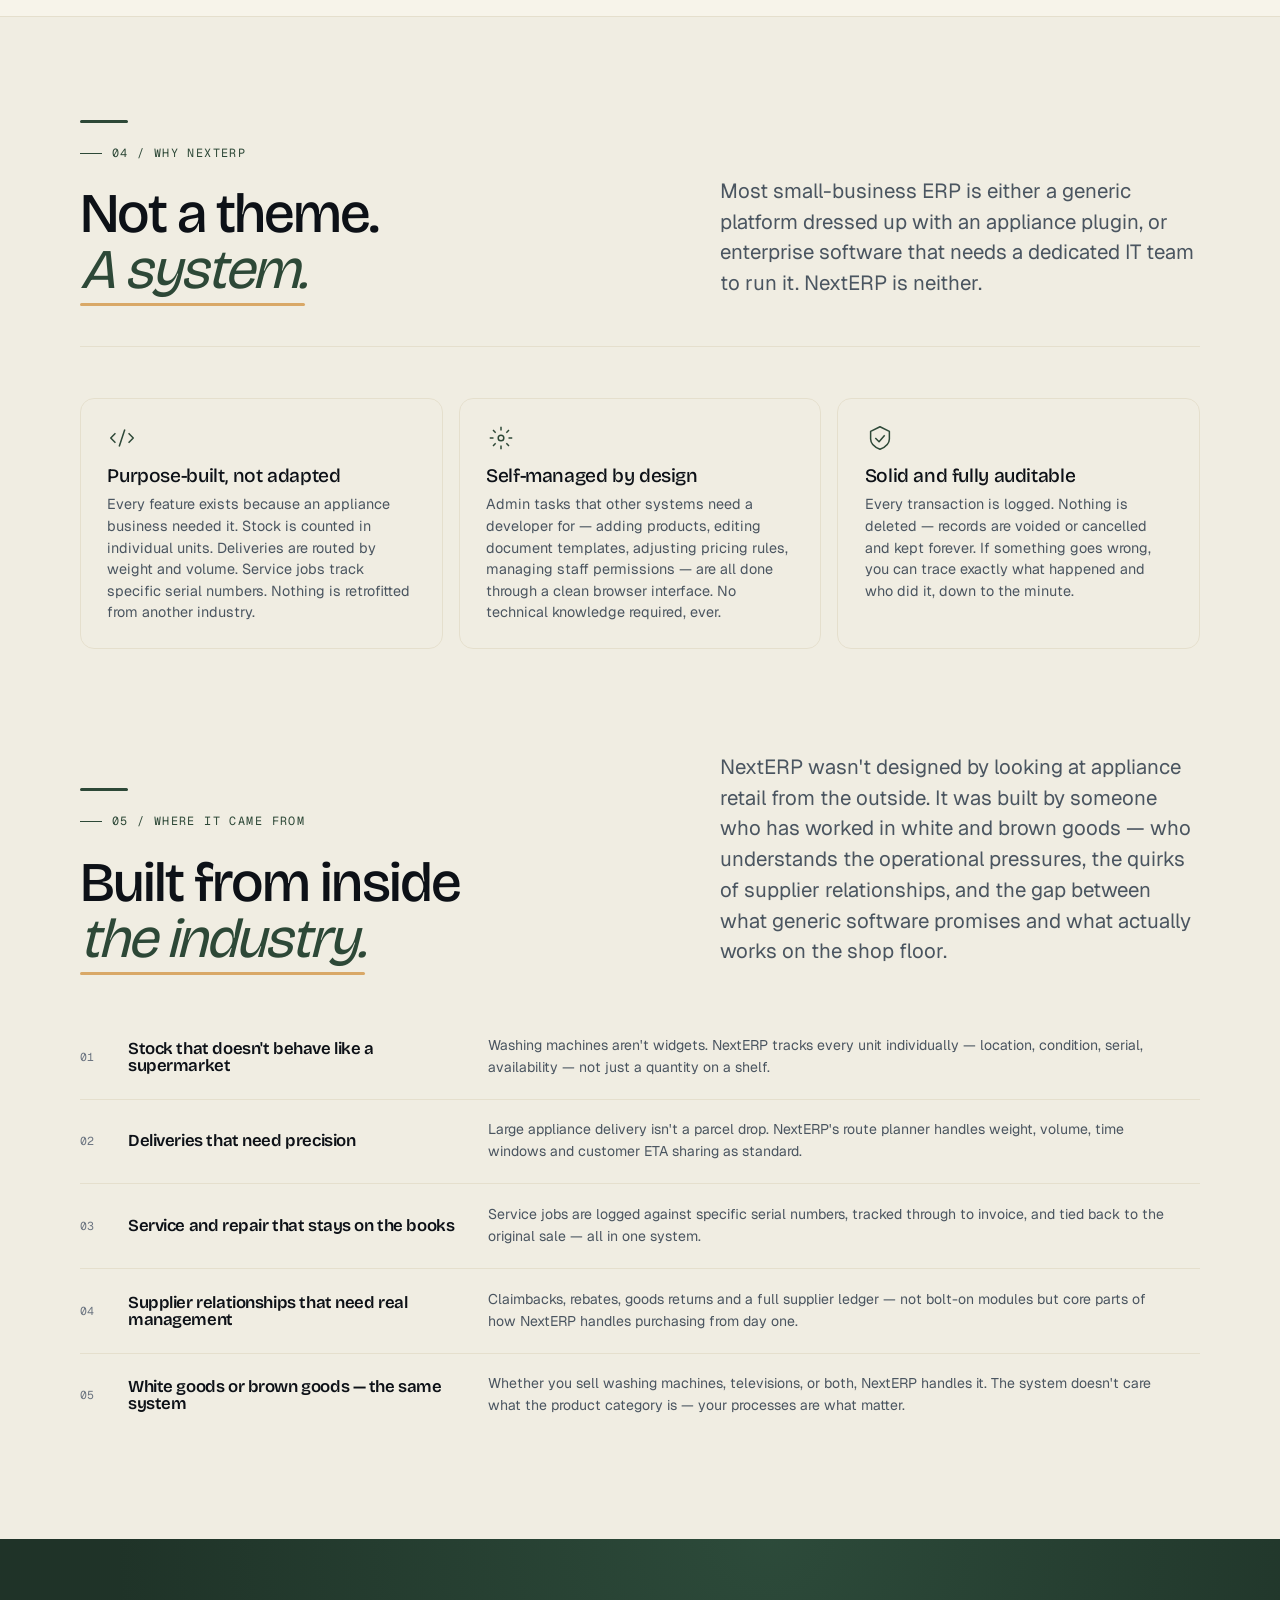
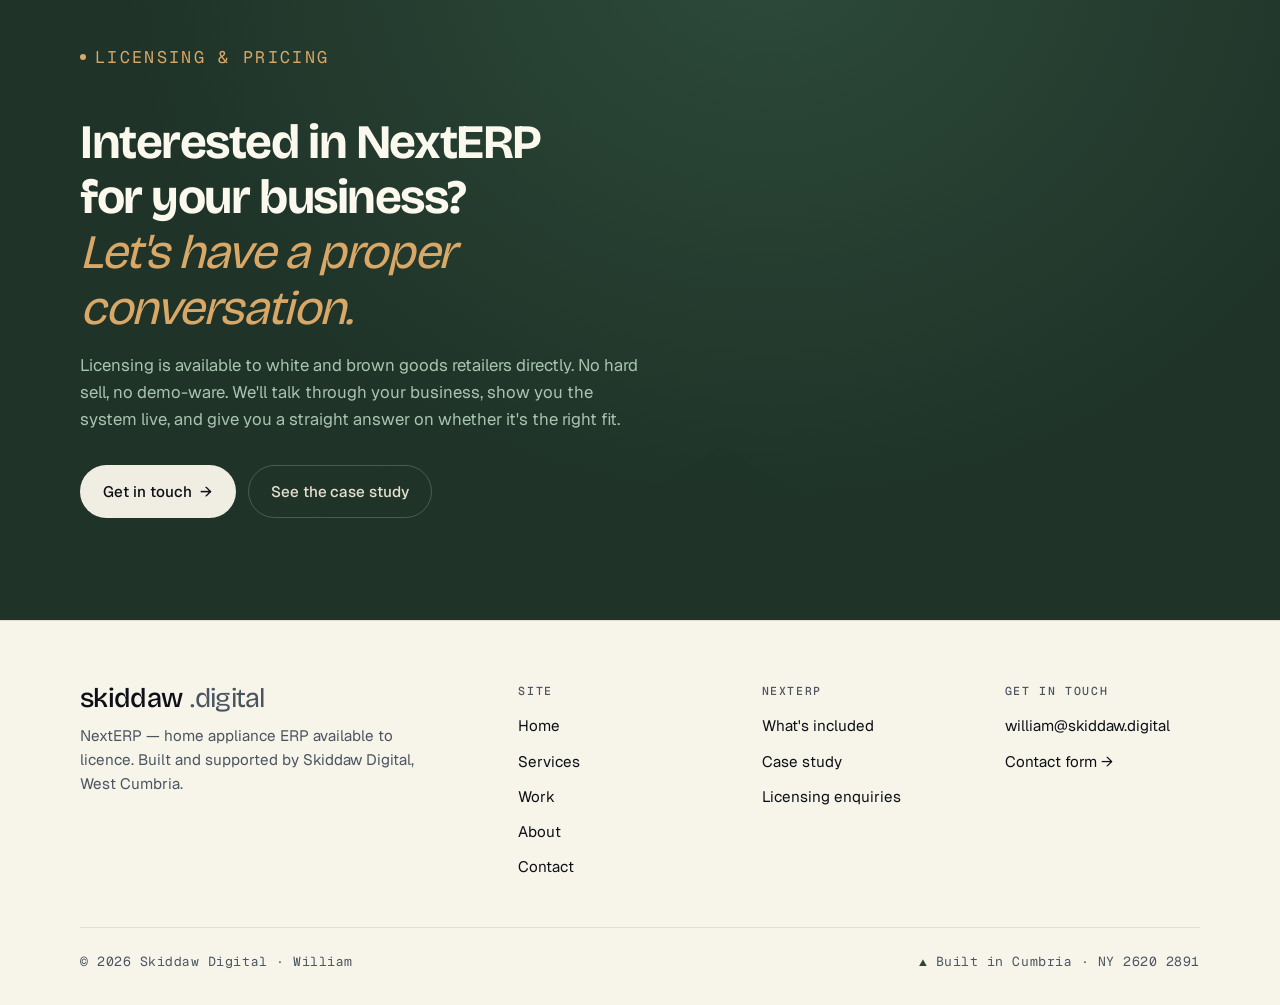
<file: nexterp.html>
<!DOCTYPE html>
<html lang="en-GB">
<head>
  <meta charset="UTF-8" />
  <meta name="viewport" content="width=device-width, initial-scale=1.0" />
  <title>NextERP — Home Appliance ERP built for retailers who just want it to work</title>
  <meta name="description" content="NextERP is a complete ERP system built specifically for white and brown goods retailers. Sales, stock, purchasing, deliveries, service jobs and reporting — all in one place. Simple enough to run yourself, powerful enough to grow with you." />
  <link rel="preconnect" href="https://fonts.googleapis.com" />
  <link rel="preconnect" href="https://fonts.gstatic.com" crossorigin />
  <link href="https://fonts.googleapis.com/css2?family=Bricolage+Grotesque:opsz,wght@12..96,300..700&family=Geist:wght@400;500;600&family=Geist+Mono:wght@400;500&display=swap" rel="stylesheet" />
  <link rel="stylesheet" href="styles.css" />

  <style>
    /* =====================================================
       NEXTERP PAGE — High-end animation layer
       ===================================================== */

    :root {
      --ease-out-expo:   cubic-bezier(0.16, 1, 0.3, 1);
      --ease-out-quart:  cubic-bezier(0.25, 1, 0.5, 1);
      --duration-mid:    0.65s;
      --duration-slow:   1.1s;
    }

    /* =====================================================
       REVEAL SYSTEM
       ===================================================== */

    .erp-reveal {
      opacity: 0;
      transform: translateY(32px);
      transition: opacity var(--duration-slow) var(--ease-out-expo),
                  transform var(--duration-slow) var(--ease-out-expo);
      will-change: opacity, transform;
    }
    .erp-reveal.visible {
      opacity: 1;
      transform: translateY(0);
    }

    .erp-stagger > * {
      opacity: 0;
      transform: translateY(28px) scale(0.97);
      transition: opacity var(--duration-slow) var(--ease-out-expo),
                  transform var(--duration-slow) var(--ease-out-expo);
      will-change: opacity, transform;
    }
    .erp-stagger.visible > * { opacity: 1; transform: translateY(0) scale(1); }
    .erp-stagger.visible > *:nth-child(1)  { transition-delay: 0.00s; }
    .erp-stagger.visible > *:nth-child(2)  { transition-delay: 0.07s; }
    .erp-stagger.visible > *:nth-child(3)  { transition-delay: 0.14s; }
    .erp-stagger.visible > *:nth-child(4)  { transition-delay: 0.21s; }
    .erp-stagger.visible > *:nth-child(5)  { transition-delay: 0.28s; }
    .erp-stagger.visible > *:nth-child(6)  { transition-delay: 0.35s; }
    .erp-stagger.visible > *:nth-child(7)  { transition-delay: 0.42s; }
    .erp-stagger.visible > *:nth-child(8)  { transition-delay: 0.49s; }
    .erp-stagger.visible > *:nth-child(9)  { transition-delay: 0.56s; }
    .erp-stagger.visible > *:nth-child(10) { transition-delay: 0.63s; }
    .erp-stagger.visible > *:nth-child(11) { transition-delay: 0.70s; }
    .erp-stagger.visible > *:nth-child(12) { transition-delay: 0.77s; }

    /* =====================================================
       HERO
       ===================================================== */

    .hero-kicker {
      opacity: 0;
      transform: translateY(18px);
      animation: slideUp var(--duration-mid) var(--ease-out-expo) 0.1s forwards;
    }
    .hero-h1-wrap {
      opacity: 0;
      transform: translateY(22px);
      animation: slideUp var(--duration-slow) var(--ease-out-expo) 0.25s forwards;
    }
    .hero-meta-wrap {
      opacity: 0;
      transform: translateY(22px);
      animation: slideUp var(--duration-slow) var(--ease-out-expo) 0.45s forwards;
    }
    @keyframes slideUp {
      to { opacity: 1; transform: translateY(0); }
    }

    /* Parallax layers */
    .mountain-parallax {
      position: relative;
      width: 100%;
      height: clamp(220px, 34vw, 460px);
      overflow: hidden;
    }
    .mtn-layer {
      position: absolute;
      inset: 0;
      width: 100%;
      height: 100%;
      will-change: transform;
    }
    .mtn-layer svg { width: 100%; height: 100%; }

    /* Animated marquee strap */
    .elev-strap { overflow: hidden; }
    .elev-strap-inner {
      display: flex;
      gap: 2rem;
      padding: 0.65rem var(--gutter);
      font-family: var(--mono);
      font-size: 0.72rem;
      color: #a8c4b0;
      letter-spacing: 0.06em;
      text-transform: uppercase;
      white-space: nowrap;
      animation: marquee 28s linear infinite;
      width: max-content;
    }
    @keyframes marquee {
      0%   { transform: translateX(0); }
      100% { transform: translateX(-50%); }
    }

    /* Licence badge */
    .licence-badge {
      display: inline-flex;
      align-items: center;
      gap: 0.5rem;
      font-family: var(--mono);
      font-size: 0.72rem;
      letter-spacing: 0.08em;
      text-transform: uppercase;
      color: var(--fell);
      background: rgba(45,72,55,0.08);
      border: 1px solid rgba(45,72,55,0.2);
      border-radius: 100px;
      padding: 0.3em 0.9em;
      margin-bottom: 1.25rem;
      animation: badgePop 0.6s var(--ease-out-expo) 0.6s backwards;
    }
    .licence-badge .badge-dot {
      width: 6px; height: 6px;
      border-radius: 50%;
      background: var(--fell);
      animation: blink 2s ease-in-out infinite;
    }
    @keyframes badgePop {
      from { opacity: 0; transform: translateY(10px) scale(0.9); }
      to   { opacity: 1; transform: translateY(0)   scale(1);   }
    }
    @keyframes blink {
      0%, 100% { opacity: 1; } 50% { opacity: 0.25; }
    }

    /* =====================================================
       ANIMATED UNDERLINE
       ===================================================== */

    .underline-anim {
      position: relative;
      display: inline;
    }
    .underline-anim::after {
      content: '';
      position: absolute;
      left: 0; bottom: -3px;
      width: 0; height: 3px;
      background: var(--sun);
      border-radius: 2px;
      transition: width 1s var(--ease-out-expo);
    }
    .underline-anim.visible::after { width: 100%; }

    /* Section line */
    .section-line {
      width: 48px; height: 3px;
      background: var(--fell);
      border-radius: 2px;
      margin: 0 0 0.75rem;
      transform: scaleX(0);
      transform-origin: left;
      transition: transform 0.8s var(--ease-out-expo);
    }
    .section-line.visible { transform: scaleX(1); }

    /* =====================================================
       STATS STRIP
       ===================================================== */

    .stats-strip {
      display: flex;
      flex-wrap: wrap;
      margin-top: 2.5rem;
      border: 1px solid var(--stone-200);
      border-radius: var(--radius-lg);
      overflow: hidden;
    }
    .stat-item {
      flex: 1 1 180px;
      padding: 2rem 1.75rem;
      border-right: 1px solid var(--stone-200);
      position: relative;
      overflow: hidden;
    }
    .stat-item:last-child { border-right: none; }
    .stat-item::after {
      content: '';
      position: absolute; inset: 0;
      background: linear-gradient(135deg, transparent 40%, rgba(45,72,55,0.04) 100%);
      opacity: 0;
      transition: opacity 0.3s;
    }
    .stat-item:hover::after { opacity: 1; }
    .stat-num {
      font-family: var(--display);
      font-size: clamp(2rem, 4.5vw, 3.25rem);
      font-weight: 700;
      color: var(--fell);
      line-height: 1;
      display: block;
    }
    .stat-label {
      font-size: 0.82rem;
      color: var(--slate);
      margin-top: 0.4rem;
      display: block;
      line-height: 1.4;
    }
    @media (max-width: 720px) {
      .stat-item { border-right: none; border-bottom: 1px solid var(--stone-200); }
      .stat-item:last-child { border-bottom: none; }
    }

    /* =====================================================
       SIMPLICITY BOX
       ===================================================== */

    .simplicity-box {
      background: var(--fell);
      background-image: radial-gradient(ellipse at 80% 10%, #3d6750 0%, transparent 60%),
                        radial-gradient(ellipse at 10% 90%, #1f3328 0%, transparent 55%);
      color: var(--stone-100);
      border-radius: var(--radius-lg);
      padding: clamp(2rem, 5vw, 3.5rem);
      margin-top: 3rem;
      position: relative;
      overflow: hidden;
    }
    .simplicity-box::before {
      content: '';
      position: absolute; inset: -1px;
      border-radius: inherit;
      border: 1px solid rgba(255,255,255,0.08);
      pointer-events: none;
    }
    .simplicity-box::after {
      content: '';
      position: absolute;
      top: -50%; right: -30%;
      width: 60%; height: 200%;
      background: radial-gradient(ellipse, rgba(217,168,103,0.08) 0%, transparent 70%);
      animation: driftGlow 8s ease-in-out infinite alternate;
      pointer-events: none;
    }
    @keyframes driftGlow {
      from { transform: translateX(0) translateY(0) rotate(-5deg); }
      to   { transform: translateX(-8%) translateY(6%) rotate(5deg); }
    }
    .simplicity-box h3 {
      font-family: var(--display);
      font-size: clamp(1.5rem, 3vw, 2.25rem);
      font-weight: 700;
      line-height: 1.15;
      margin-bottom: 1rem;
      color: var(--stone-100);
      position: relative; z-index: 1;
    }
    .simplicity-box p {
      color: #a8c4b0;
      font-size: 1.05rem;
      line-height: 1.6;
      max-width: 56ch;
      position: relative; z-index: 1;
    }
    .sun-accent { color: var(--sun); }

    .point-list {
      list-style: none;
      padding: 0;
      margin: 2rem 0 0;
      display: grid;
      grid-template-columns: repeat(auto-fit, minmax(220px, 1fr));
      gap: 0.75rem 2rem;
      position: relative; z-index: 1;
    }
    .point-list li {
      display: flex;
      align-items: flex-start;
      gap: 0.6rem;
      font-size: 0.95rem;
      color: #a8c4b0;
      line-height: 1.45;
      opacity: 0;
      transform: translateX(-10px);
      transition: opacity 0.5s var(--ease-out-expo),
                  transform 0.5s var(--ease-out-expo),
                  color 0.2s;
    }
    .point-list li:hover { color: var(--stone-100); }
    .point-list li::before {
      content: '▲';
      color: var(--sun);
      font-size: 0.6rem;
      margin-top: 0.38em;
      flex-shrink: 0;
      transition: transform 0.2s;
    }
    .point-list li:hover::before { transform: translateY(-2px); }
    .point-list.animated li { opacity: 1; transform: translateX(0); }
    .point-list.animated li:nth-child(1)  { transition-delay: 0.05s; }
    .point-list.animated li:nth-child(2)  { transition-delay: 0.10s; }
    .point-list.animated li:nth-child(3)  { transition-delay: 0.15s; }
    .point-list.animated li:nth-child(4)  { transition-delay: 0.20s; }
    .point-list.animated li:nth-child(5)  { transition-delay: 0.25s; }
    .point-list.animated li:nth-child(6)  { transition-delay: 0.30s; }
    .point-list.animated li:nth-child(7)  { transition-delay: 0.35s; }
    .point-list.animated li:nth-child(8)  { transition-delay: 0.40s; }

    /* =====================================================
       MODULE GRID — 3-D card tilt
       ===================================================== */

    .module-grid {
      display: grid;
      grid-template-columns: repeat(auto-fit, minmax(240px, 1fr));
      gap: 1.25rem;
      margin-top: 3rem;
      perspective: 1200px;
    }
    .module-card {
      background: var(--stone-100);
      border: 1px solid var(--stone-200);
      border-radius: var(--radius-lg);
      padding: 1.75rem 1.5rem;
      display: flex;
      flex-direction: column;
      gap: 0.7rem;
      position: relative;
      overflow: hidden;
      cursor: default;
      transform-style: preserve-3d;
      transition: border-color 0.25s, box-shadow 0.35s,
                  transform 0.12s var(--ease-out-quart);
    }
    .module-card::before {
      content: '';
      position: absolute; inset: 0;
      background: radial-gradient(circle at var(--mx, 50%) var(--my, 50%),
                  rgba(45,72,55,0.07) 0%, transparent 65%);
      opacity: 0;
      transition: opacity 0.3s;
      pointer-events: none;
      border-radius: inherit;
    }
    .module-card:hover::before { opacity: 1; }
    .module-card:hover {
      border-color: var(--fell);
      box-shadow: 0 8px 32px rgba(45,72,55,0.13), 0 2px 8px rgba(45,72,55,0.07);
    }
    .module-card::after {
      content: '';
      position: absolute;
      top: 0; left: 0; right: 0;
      height: 2px;
      background: linear-gradient(90deg, transparent, var(--fell), transparent);
      opacity: 0;
      transition: opacity 0.3s;
    }
    .module-card:hover::after { opacity: 0.6; }
    .module-card .ico {
      width: 36px; height: 36px;
      color: var(--fell);
      transition: transform 0.3s var(--ease-out-expo);
    }
    .module-card:hover .ico { transform: translateY(-3px) scale(1.1); }
    .module-card h3 {
      font-family: var(--display);
      font-size: 1.02rem;
      font-weight: 600;
      color: var(--ink);
      margin: 0;
    }
    .module-card p {
      font-size: 0.87rem;
      color: var(--slate);
      line-height: 1.5;
      margin: 0;
    }
    .feat-tag {
      display: inline-block;
      font-family: var(--mono);
      font-size: 0.68rem;
      font-weight: 500;
      letter-spacing: 0.04em;
      text-transform: uppercase;
      background: var(--stone-200);
      color: var(--slate);
      border-radius: 4px;
      padding: 0.18em 0.5em;
      margin: 0 0.2rem 0.3rem 0;
      transition: background 0.2s, color 0.2s;
    }
    .module-card:hover .feat-tag {
      background: rgba(45,72,55,0.09);
      color: var(--fell);
    }

    /* =====================================================
       SCALE GRID
       ===================================================== */

    .scale-grid {
      display: grid;
      grid-template-columns: 1fr 1fr;
      gap: 1.5rem;
      margin-top: 3rem;
    }
    @media (max-width: 720px) { .scale-grid { grid-template-columns: 1fr; } }
    .scale-card {
      border: 1px solid var(--stone-200);
      border-radius: var(--radius-lg);
      padding: 2rem 1.75rem;
      background: var(--stone-100);
      transition: border-color 0.3s, box-shadow 0.3s, transform 0.35s var(--ease-out-expo);
    }
    .scale-card:hover {
      border-color: var(--fell);
      box-shadow: 0 6px 28px rgba(45,72,55,0.10);
      transform: translateY(-4px);
    }
    .scale-label {
      font-family: var(--mono);
      font-size: 0.7rem;
      text-transform: uppercase;
      letter-spacing: 0.06em;
      color: var(--slate-2);
      margin-bottom: 0.6rem;
      display: block;
    }
    .scale-card h3 {
      font-family: var(--display);
      font-size: 1.3rem;
      font-weight: 700;
      color: var(--ink);
      margin-bottom: 1rem;
    }
    .scale-card ul {
      list-style: none; padding: 0;
      display: flex; flex-direction: column; gap: 0.5rem;
    }
    .scale-card ul li {
      font-size: 0.92rem;
      color: var(--slate);
      display: flex; align-items: flex-start; gap: 0.55rem;
      line-height: 1.4;
    }
    .scale-card ul li::before {
      content: '→';
      color: var(--fell);
      font-size: 0.78rem;
      margin-top: 0.1em;
      flex-shrink: 0;
      transition: transform 0.2s;
    }
    .scale-card:hover ul li::before { transform: translateX(3px); }

    /* =====================================================
       PULL QUOTE
       ===================================================== */

    .pull-quote {
      border-left: 3px solid var(--fell);
      padding-left: 1.5rem;
      margin: 2.5rem 0 0;
      position: relative;
    }
    .pull-quote::before {
      content: '"';
      position: absolute;
      top: -0.5rem; left: -0.1rem;
      font-size: 4rem;
      color: var(--fell);
      opacity: 0.12;
      font-family: var(--display);
      line-height: 1;
      pointer-events: none;
    }
    .pull-quote p {
      font-family: var(--display);
      font-size: clamp(1.05rem, 2vw, 1.3rem);
      font-weight: 500;
      color: var(--ink-2);
      line-height: 1.45;
      font-style: italic;
    }
    .pull-quote cite {
      display: block;
      margin-top: 0.6rem;
      font-size: 0.84rem;
      color: var(--slate);
      font-style: normal;
    }

    /* =====================================================
       DARK MARQUEE BAR
       ===================================================== */

    .marquee-bar {
      background: var(--ink);
      overflow: hidden;
      border-top: 1px solid var(--ink-2);
      border-bottom: 1px solid var(--ink-2);
    }
    .marquee-track {
      display: flex;
      align-items: center;
      width: max-content;
      animation: marquee 22s linear infinite;
      padding: 0.75rem 0;
    }
    .marquee-item {
      display: flex;
      align-items: center;
      gap: 1.25rem;
      padding: 0 2.5rem;
      font-family: var(--mono);
      font-size: 0.72rem;
      font-weight: 500;
      letter-spacing: 0.1em;
      text-transform: uppercase;
      color: #6b7480;
      white-space: nowrap;
      border-right: 1px solid #1f2937;
    }
    .marquee-item .dot-accent {
      width: 5px; height: 5px;
      border-radius: 50%;
      background: var(--fell-bright);
      flex-shrink: 0;
    }

    /* =====================================================
       WORK ROWS
       ===================================================== */

    .erp-work-row {
      display: flex;
      align-items: center;
      gap: 1.25rem;
      padding: 1.25rem 0;
      border-bottom: 1px solid var(--stone-200);
      position: relative;
      overflow: hidden;
      transition: padding-left 0.3s var(--ease-out-expo);
    }
    .erp-work-row::before {
      content: '';
      position: absolute; inset: 0;
      background: var(--stone-100);
      transform: translateX(-101%);
      transition: transform 0.35s var(--ease-out-expo);
      z-index: 0;
    }
    .erp-work-row:hover::before { transform: translateX(0); }
    .erp-work-row > * { position: relative; z-index: 1; }
    .erp-work-row .num {
      font-family: var(--mono);
      font-size: 0.72rem;
      color: var(--slate-2);
      min-width: 28px;
      letter-spacing: 0.04em;
    }
    .erp-work-row h3 {
      font-family: var(--display);
      font-size: 1.05rem;
      font-weight: 600;
      color: var(--ink);
      margin: 0;
      flex: 1;
    }
    .erp-work-row p { font-size: 0.88rem; color: var(--slate); margin: 0; flex: 2; }
    .erp-work-row .arrow-r {
      font-size: 0.85rem;
      color: var(--fell);
      opacity: 0;
      transform: translateX(-8px);
      transition: opacity 0.25s, transform 0.3s var(--ease-out-expo);
    }
    .erp-work-row:hover .arrow-r { opacity: 1; transform: translateX(0); }
    @media (max-width: 720px) {
      .erp-work-row { flex-wrap: wrap; }
      .erp-work-row p { flex-basis: 100%; }
    }

    /* =====================================================
       CTA BANNER
       ===================================================== */

    .cta-banner {
      position: relative;
      background: var(--fell-deep);
      overflow: hidden;
      padding: clamp(4rem, 8vw, 7rem) 0;
    }
    .cta-banner::before {
      content: '';
      position: absolute; inset: 0;
      background: radial-gradient(ellipse at 60% 0%, rgba(61,103,80,0.45) 0%, transparent 60%),
                  radial-gradient(ellipse at 10% 100%, rgba(31,51,40,0.6) 0%, transparent 55%);
      pointer-events: none;
    }
    .cta-mtn {
      position: absolute;
      bottom: 0; left: 0; right: 0;
      opacity: 0.18;
      pointer-events: none;
    }
    .cta-banner .container { position: relative; z-index: 1; }
    .cta-banner h2 {
      font-family: var(--display);
      font-size: clamp(1.75rem, 4vw, 3rem);
      font-weight: 700;
      line-height: 1.15;
      color: var(--stone-100);
      margin: 0.75rem 0 1rem;
    }
    .cta-banner h2 .accent { color: var(--sun); }
    .cta-banner p { color: #a8c4b0; max-width: 52ch; font-size: 1.05rem; line-height: 1.6; }
    .cta-banner .kicker { color: var(--sun); }
    .cta-banner .dot { background: var(--sun); }
    .cta-banner .cta-row { margin-top: 2rem; }
    .btn-pulse { position: relative; }
    .btn-pulse::before {
      content: '';
      position: absolute; inset: -6px;
      border: 2px solid var(--sun);
      border-radius: 8px;
      opacity: 0;
      animation: pulseRing 2.8s ease-out infinite;
    }
    @keyframes pulseRing {
      0%   { opacity: 0; transform: scale(0.94); }
      30%  { opacity: 0.45; }
      100% { opacity: 0; transform: scale(1.08); }
    }

    /* =====================================================
       REDUCE MOTION
       ===================================================== */

    @media (prefers-reduced-motion: reduce) {
      *, *::before, *::after {
        animation-duration: 0.01ms !important;
        transition-duration: 0.01ms !important;
      }
      .elev-strap-inner, .marquee-track { animation: none !important; }
    }
  </style>
</head>
<body>

  <!-- ===== Header ===== -->
  <header class="site-header">
    <div class="nav-inner">
      <a href="index.html" class="logo">
        <svg class="logo-mark" viewBox="0 0 24 24" xmlns="http://www.w3.org/2000/svg" aria-hidden="true">
          <polygon points="1,21 8,9 13,16 18,7 23,21" fill="#2D4837"/>
          <polygon points="8,9 13,16 11,21 1,21" fill="#1F3328"/>
          <circle cx="19" cy="5" r="2" fill="#D9A867"/>
        </svg>
        <span>skiddaw<span class="digital">.digital</span></span>
      </a>
      <button class="nav-toggle" aria-expanded="false" aria-controls="nav-list">Menu</button>
      <ul class="nav-list" id="nav-list">
        <li><a href="services.html">Services</a></li>
        <li><a href="work.html">Work</a></li>
        <li><a href="about.html">About</a></li>
        <li><a href="contact.html" class="nav-cta">Get in touch</a></li>
      </ul>
    </div>
  </header>

  <main>

    <!-- ===== Hero ===== -->
    <section class="hero">
      <div class="container">
        <div class="hero-kicker">
          <span class="licence-badge">
            <span class="badge-dot"></span>
            Available to licence
          </span>
          <p class="kicker"><span class="dot"></span> Home Appliance ERP · White &amp; Brown Goods</p>
        </div>
        <div class="hero-grid">
          <h1 class="display-xl hero-h1-wrap">
            The ERP built for <span class="accent">appliance</span> retail.
          </h1>
          <div class="hero-meta hero-meta-wrap">
            <p class="hero-lead">
              Sales, stock, purchasing, deliveries, service jobs and
              reporting — all in one place. Built by someone who has worked
              in the white and brown goods industry and knows exactly how
              these businesses operate. Simple enough to run yourself from
              day one. No management contracts. No per-seat fees.
            </p>
            <div class="cta-row">
              <a href="contact.html" class="btn btn-primary btn-pulse">Talk to us about a licence <span class="arrow">→</span></a>
              <a href="#modules" class="btn btn-ghost">See what's included</a>
            </div>
          </div>
        </div>
      </div>

      <!-- Parallax mountain — 4 depth layers -->
      <div class="mountain-parallax" id="heroMtn">
        <div class="mtn-layer" data-depth="0" style="z-index:0;">
          <svg viewBox="0 0 1600 460" xmlns="http://www.w3.org/2000/svg" preserveAspectRatio="xMidYMax slice">
            <rect width="1600" height="460" fill="#E4E8E3"/>
            <circle cx="1295" cy="135" r="60" fill="#D9A867"/>
          </svg>
        </div>
        <div class="mtn-layer" data-depth="0.04" style="z-index:1;">
          <svg viewBox="0 0 1600 460" xmlns="http://www.w3.org/2000/svg" preserveAspectRatio="xMidYMax slice">
            <polygon fill="#B5C2BD" points="0,360 90,290 200,340 320,265 440,325 560,265 680,320 800,260 920,310 1040,260 1160,310 1280,270 1400,310 1520,290 1600,310 1600,460 0,460"/>
          </svg>
        </div>
        <div class="mtn-layer" data-depth="0.09" style="z-index:2;">
          <svg viewBox="0 0 1600 460" xmlns="http://www.w3.org/2000/svg" preserveAspectRatio="xMidYMax slice">
            <polygon fill="#758678" points="0,400 130,330 280,385 410,310 550,375 700,315 830,365 950,320 1080,355 1200,315 1340,355 1480,320 1600,335 1600,460 0,460"/>
            <polygon fill="#4A6855" points="60,460 200,265 200,460"/>
            <polygon fill="#2D4837" points="200,265 200,460 350,460"/>
          </svg>
        </div>
        <div class="mtn-layer" data-depth="0.16" style="z-index:3;">
          <svg viewBox="0 0 1600 460" xmlns="http://www.w3.org/2000/svg" preserveAspectRatio="xMidYMax slice">
            <polygon fill="#3D5A48" points="280,460 600,75 600,460"/>
            <polygon fill="#233D2E" points="600,75 600,460 940,460"/>
            <polygon fill="#F7F4EA" points="568,150 600,75 632,150 622,178 610,162 600,168 588,162 578,178"/>
            <polygon fill="#4A6855" points="870,460 1050,225 1050,460"/>
            <polygon fill="#2D4837" points="1050,225 1050,460 1230,460"/>
            <polygon fill="#3D5A48" points="1180,460 1320,295 1320,460"/>
            <polygon fill="#233D2E" points="1320,295 1320,460 1460,460"/>
            <polygon fill="#4A6855" points="1430,460 1530,355 1600,400 1600,460"/>
          </svg>
        </div>
        <div class="mtn-layer" data-depth="0.26" style="z-index:4;">
          <svg viewBox="0 0 1600 460" xmlns="http://www.w3.org/2000/svg" preserveAspectRatio="xMidYMax slice">
            <polygon fill="#1A2D22" points="0,460 0,425 140,400 290,420 430,395 570,425 720,400 850,425 990,400 1120,425 1260,400 1400,425 1530,405 1600,425 1600,460"/>
          </svg>
        </div>
      </div>

      <!-- Animated ticker strap -->
      <div class="elev-strap" style="background:var(--fell-deep);">
        <div class="elev-strap-inner">
          <span><span style="color:var(--sun)">▲</span> NextERP · Home Appliance Edition</span>
          <span>·</span><span>Sales &amp; Invoicing</span>
          <span>·</span><span>Stock Management</span>
          <span>·</span><span>Purchasing &amp; Goods-in</span>
          <span>·</span><span>Delivery Routes</span>
          <span>·</span><span>Driver App</span>
          <span>·</span><span>Service &amp; Repairs</span>
          <span>·</span><span>Customer Ledger</span>
          <span>·</span><span>Opayo Payments</span>
          <span>·</span><span>Reporting &amp; Audit</span>
          <span>·</span>
          <!-- duplicate for seamless loop -->
          <span><span style="color:var(--sun)">▲</span> NextERP · Home Appliance Edition</span>
          <span>·</span><span>Sales &amp; Invoicing</span>
          <span>·</span><span>Stock Management</span>
          <span>·</span><span>Purchasing &amp; Goods-in</span>
          <span>·</span><span>Delivery Routes</span>
          <span>·</span><span>Driver App</span>
          <span>·</span><span>Service &amp; Repairs</span>
          <span>·</span><span>Customer Ledger</span>
          <span>·</span><span>Opayo Payments</span>
          <span>·</span><span>Reporting &amp; Audit</span>
          <span>·</span>
        </div>
      </div>
    </section>

    <!-- ===== Simplicity ===== -->
    <section class="section">
      <div class="container">
        <div class="split-head">
          <div>
            <div class="section-line erp-reveal"></div>
            <p class="section-tag">01 / The point</p>
            <h2 class="display-l erp-reveal">
              So simple you<br/><span class="accent underline-anim">run it yourself.</span>
            </h2>
          </div>
          <p class="lead lead-wide erp-reveal">
            Most ERPs need a consultant to change a setting. NextERP
            doesn't. Every part of the system was designed for the
            people who actually use it — not for IT departments. If you
            can use a browser, you can manage NextERP. No admin theme.
            No hidden layer. No complexity for complexity's sake.
          </p>
        </div>

        <div class="stats-strip erp-stagger">
          <div class="stat-item">
            <span class="stat-num" data-count-to="0">0</span>
            <span class="stat-label">Management contracts required</span>
          </div>
          <div class="stat-item">
            <span class="stat-num" data-count-to="1">1</span>
            <span class="stat-label">System for sales, stock, deliveries &amp; service</span>
          </div>
          <div class="stat-item">
            <span class="stat-num" data-symbol="∞">∞</span>
            <span class="stat-label">Users — no per-seat fees, ever</span>
          </div>
          <div class="stat-item">
            <span class="stat-num" data-count-to="100" data-suffix="%">100%</span>
            <span class="stat-label">Purpose-built for appliance retail — not adapted</span>
          </div>
        </div>

        <div class="simplicity-box erp-reveal">
          <h3>No management themes.<br/><span class="sun-accent">No hidden complexity.</span></h3>
          <p>
            There's no separate admin layer to learn, no consultancy days baked in,
            and no settings buried five menus deep. Adding products, updating prices,
            managing staff access, configuring notifications — all done through the same
            clean interface your team uses every day. What you see is what you manage.
          </p>
          <ul class="point-list">
            <li>Add &amp; edit products in seconds</li>
            <li>Update pricing without a consultant</li>
            <li>Manage staff logins &amp; permissions yourself</li>
            <li>Run reports without any training</li>
            <li>Connect your Opayo card terminal yourself</li>
            <li>Edit document templates in the browser</li>
            <li>Configure email notifications without code</li>
            <li>Backup and restore with one click</li>
          </ul>
        </div>
      </div>
    </section>

    <!-- ===== Dark feature marquee ===== -->
    <div class="marquee-bar" aria-hidden="true">
      <div class="marquee-track">
        <div class="marquee-item"><span class="dot-accent"></span>Sales Till</div>
        <div class="marquee-item"><span class="dot-accent"></span>Stock Control</div>
        <div class="marquee-item"><span class="dot-accent"></span>Purchase Orders</div>
        <div class="marquee-item"><span class="dot-accent"></span>Goods In</div>
        <div class="marquee-item"><span class="dot-accent"></span>Customer Accounts</div>
        <div class="marquee-item"><span class="dot-accent"></span>Delivery Routing</div>
        <div class="marquee-item"><span class="dot-accent"></span>Driver App</div>
        <div class="marquee-item"><span class="dot-accent"></span>Service Jobs</div>
        <div class="marquee-item"><span class="dot-accent"></span>Opayo Payments</div>
        <div class="marquee-item"><span class="dot-accent"></span>Pricing Engine</div>
        <div class="marquee-item"><span class="dot-accent"></span>Rebate Management</div>
        <div class="marquee-item"><span class="dot-accent"></span>Audit Log</div>
        <div class="marquee-item"><span class="dot-accent"></span>Reports &amp; Dashboard</div>
        <div class="marquee-item"><span class="dot-accent"></span>Email Templates</div>
        <div class="marquee-item"><span class="dot-accent"></span>PDF Documents</div>
        <div class="marquee-item"><span class="dot-accent"></span>Gift Cards</div>
        <!-- duplicate -->
        <div class="marquee-item"><span class="dot-accent"></span>Sales Till</div>
        <div class="marquee-item"><span class="dot-accent"></span>Stock Control</div>
        <div class="marquee-item"><span class="dot-accent"></span>Purchase Orders</div>
        <div class="marquee-item"><span class="dot-accent"></span>Goods In</div>
        <div class="marquee-item"><span class="dot-accent"></span>Customer Accounts</div>
        <div class="marquee-item"><span class="dot-accent"></span>Delivery Routing</div>
        <div class="marquee-item"><span class="dot-accent"></span>Driver App</div>
        <div class="marquee-item"><span class="dot-accent"></span>Service Jobs</div>
        <div class="marquee-item"><span class="dot-accent"></span>Opayo Payments</div>
        <div class="marquee-item"><span class="dot-accent"></span>Pricing Engine</div>
        <div class="marquee-item"><span class="dot-accent"></span>Rebate Management</div>
        <div class="marquee-item"><span class="dot-accent"></span>Audit Log</div>
        <div class="marquee-item"><span class="dot-accent"></span>Reports &amp; Dashboard</div>
        <div class="marquee-item"><span class="dot-accent"></span>Email Templates</div>
        <div class="marquee-item"><span class="dot-accent"></span>PDF Documents</div>
        <div class="marquee-item"><span class="dot-accent"></span>Gift Cards</div>
      </div>
    </div>

    <!-- ===== Modules ===== -->
    <section class="section" id="modules">
      <div class="container">
        <div class="split-head">
          <div>
            <div class="section-line erp-reveal"></div>
            <p class="section-tag">02 / What's included</p>
            <h2 class="display-l erp-reveal">
              Every module an<br/><span class="accent underline-anim">appliance retailer</span><br/>actually needs.
            </h2>
          </div>
          <p class="lead lead-wide erp-reveal">
            Not a generic ERP with appliance bolt-ons. NextERP was built
            from the ground up for businesses that sell, deliver, service
            and repair white and brown goods. Every feature reflects how
            those businesses actually operate day-to-day.
          </p>
        </div>

        <div class="module-grid erp-stagger" id="moduleGrid">

          <div class="module-card">
            <div class="ico" aria-hidden="true">
              <svg viewBox="0 0 32 32" fill="none" stroke="currentColor" stroke-width="1.6" stroke-linejoin="round">
                <rect x="3" y="6" width="26" height="20" rx="2"/>
                <line x1="3" y1="11" x2="29" y2="11"/>
                <circle cx="6.5" cy="8.5" r="0.6" fill="currentColor"/>
                <circle cx="9" cy="8.5" r="0.6" fill="currentColor"/>
              </svg>
            </div>
            <h3>Point of Sale &amp; Sales Till</h3>
            <p>Touch-friendly till for the shop floor. Cash, card and account payments. Quotes, orders and invoices in one seamless flow.</p>
            <div><span class="feat-tag">Cash &amp; card</span><span class="feat-tag">Quotes → invoices</span><span class="feat-tag">Gift cards</span></div>
          </div>

          <div class="module-card">
            <div class="ico" aria-hidden="true">
              <svg viewBox="0 0 32 32" fill="none" stroke="currentColor" stroke-width="1.6" stroke-linejoin="round">
                <rect x="4" y="4" width="24" height="24" rx="2"/>
                <line x1="9" y1="13" x2="23" y2="13"/>
                <line x1="9" y1="19" x2="17" y2="19"/>
                <path d="M20 17 L24 21 L20 25"/>
              </svg>
            </div>
            <h3>Stock &amp; Inventory</h3>
            <p>One record per unit. Track every appliance from goods-in to sale. Know exactly what's in the shop, warehouse and on the van at any moment.</p>
            <div><span class="feat-tag">Serial tracking</span><span class="feat-tag">Location states</span><span class="feat-tag">Movements</span></div>
          </div>

          <div class="module-card">
            <div class="ico" aria-hidden="true">
              <svg viewBox="0 0 32 32" fill="none" stroke="currentColor" stroke-width="1.6" stroke-linejoin="round">
                <path d="M6 4h14l6 6v18H6z"/>
                <polyline points="20,4 20,10 26,10"/>
                <line x1="11" y1="17" x2="21" y2="17"/>
                <line x1="11" y1="22" x2="17" y2="22"/>
              </svg>
            </div>
            <h3>Purchasing &amp; Suppliers</h3>
            <p>Purchase orders, goods-in, supplier returns and claimbacks. Full supplier ledger with payment history. Tradeplace catalogue integration.</p>
            <div><span class="feat-tag">Purchase orders</span><span class="feat-tag">Goods in</span><span class="feat-tag">Claimbacks</span></div>
          </div>

          <div class="module-card">
            <div class="ico" aria-hidden="true">
              <svg viewBox="0 0 32 32" fill="none" stroke="currentColor" stroke-width="1.6" stroke-linejoin="round">
                <rect x="3" y="10" width="26" height="16" rx="2"/>
                <path d="M8 10 V7 a8 8 0 0 1 16 0 v3"/>
                <circle cx="16" cy="18" r="2.5"/>
              </svg>
            </div>
            <h3>Customer Accounts &amp; Ledger</h3>
            <p>Full account customer ledger. Outstanding balances, overdue flags, account statements. Credit limits and payment terms per customer.</p>
            <div><span class="feat-tag">Ledger payments</span><span class="feat-tag">Statements</span><span class="feat-tag">Overdue alerts</span></div>
          </div>

          <div class="module-card">
            <div class="ico" aria-hidden="true">
              <svg viewBox="0 0 32 32" fill="none" stroke="currentColor" stroke-width="1.6" stroke-linejoin="round">
                <circle cx="16" cy="10" r="4"/>
                <circle cx="6" cy="24" r="4"/>
                <circle cx="26" cy="24" r="4"/>
                <line x1="16" y1="14" x2="6" y2="20"/>
                <line x1="16" y1="14" x2="26" y2="20"/>
              </svg>
            </div>
            <h3>Delivery Route Planning</h3>
            <p>Build delivery routes, optimise stop order, publish to drivers. Driver app works offline. GPS tracking and customer ETA sharing.</p>
            <div><span class="feat-tag">Route optimiser</span><span class="feat-tag">Driver app</span><span class="feat-tag">Live tracking</span></div>
          </div>

          <div class="module-card">
            <div class="ico" aria-hidden="true">
              <svg viewBox="0 0 32 32" fill="none" stroke="currentColor" stroke-width="1.6" stroke-linejoin="round">
                <circle cx="16" cy="12" r="5"/>
                <path d="M6 28 a10 8 0 0 1 20 0"/>
                <polyline points="22,16 28,22 22,28"/>
              </svg>
            </div>
            <h3>Service Jobs &amp; Engineers</h3>
            <p>Log repair and service jobs against specific appliances. Assign engineers, track parts, raise invoices. Photo and signature capture on site.</p>
            <div><span class="feat-tag">Service diary</span><span class="feat-tag">Parts tracking</span><span class="feat-tag">POD capture</span></div>
          </div>

          <div class="module-card">
            <div class="ico" aria-hidden="true">
              <svg viewBox="0 0 32 32" fill="none" stroke="currentColor" stroke-width="1.6" stroke-linejoin="round">
                <polyline points="4,24 10,14 16,18 22,10 28,14"/>
                <line x1="4" y1="28" x2="28" y2="28"/>
              </svg>
            </div>
            <h3>Pricing &amp; Campaigns</h3>
            <p>Rule-based pricing engine. Competitor price tracking. Promotional campaigns with date ranges. Bulk price updates and rebate management.</p>
            <div><span class="feat-tag">Price rules</span><span class="feat-tag">Campaigns</span><span class="feat-tag">Rebates</span></div>
          </div>

          <div class="module-card">
            <div class="ico" aria-hidden="true">
              <svg viewBox="0 0 32 32" fill="none" stroke="currentColor" stroke-width="1.6" stroke-linejoin="round">
                <rect x="4" y="7" width="24" height="18" rx="2"/>
                <polyline points="4,9 16,19 28,9"/>
              </svg>
            </div>
            <h3>Communications &amp; Documents</h3>
            <p>Email invoices, quotes, statements and purchase orders directly from the system. Editable document templates. Staff and customer notification rules.</p>
            <div><span class="feat-tag">Email templates</span><span class="feat-tag">PDF output</span><span class="feat-tag">Notifications</span></div>
          </div>

          <div class="module-card">
            <div class="ico" aria-hidden="true">
              <svg viewBox="0 0 32 32" fill="none" stroke="currentColor" stroke-width="1.6" stroke-linejoin="round">
                <circle cx="16" cy="16" r="3"/>
                <path d="M16 4 V8 M16 24 V28 M4 16 H8 M24 16 H28 M7.5 7.5 L10.3 10.3 M21.7 21.7 L24.5 24.5 M7.5 24.5 L10.3 21.7 M21.7 10.3 L24.5 7.5"/>
              </svg>
            </div>
            <h3>Reporting &amp; Dashboard</h3>
            <p>Live KPI dashboard. Sales, stock, purchasing and margin reports. Scheduled runs, CSV export, and a full audit trail of every action.</p>
            <div><span class="feat-tag">Live dashboard</span><span class="feat-tag">Margin reports</span><span class="feat-tag">Audit log</span></div>
          </div>

          <div class="module-card">
            <div class="ico" aria-hidden="true">
              <svg viewBox="0 0 32 32" fill="none" stroke="currentColor" stroke-width="1.6" stroke-linejoin="round">
                <path d="M16 4 L26 9 V17 C26 22 21 26 16 28 C11 26 6 22 6 17 V9 Z"/>
                <polyline points="11,16 15,20 21,13"/>
              </svg>
            </div>
            <h3>Permissions &amp; Staff</h3>
            <p>Granular role-based access control. Every action is permission-gated and audit-logged. Add, remove or adjust staff access yourself — no code needed.</p>
            <div><span class="feat-tag">Role-based</span><span class="feat-tag">Audit log</span><span class="feat-tag">Self-managed</span></div>
          </div>

          <div class="module-card">
            <div class="ico" aria-hidden="true">
              <svg viewBox="0 0 32 32" fill="none" stroke="currentColor" stroke-width="1.6" stroke-linejoin="round">
                <rect x="5" y="6" width="22" height="16" rx="2"/>
                <line x1="5" y1="11" x2="27" y2="11"/>
                <line x1="11" y1="22" x2="11" y2="27"/>
                <line x1="21" y1="22" x2="21" y2="27"/>
                <line x1="8" y1="27" x2="24" y2="27"/>
              </svg>
            </div>
            <h3>Opayo Payment Integration</h3>
            <p>Card payments through Opayo fully integrated into the till. Transactions reconcile automatically — no manual card machine totalling at close of day.</p>
            <div><span class="feat-tag">Opayo / SagePay</span><span class="feat-tag">Auto-reconcile</span><span class="feat-tag">Till integration</span></div>
          </div>

          <div class="module-card">
            <div class="ico" aria-hidden="true">
              <svg viewBox="0 0 32 32" fill="none" stroke="currentColor" stroke-width="1.6" stroke-linejoin="round">
                <rect x="5" y="4" width="22" height="16" rx="2"/>
                <line x1="10" y1="24" x2="10" y2="28"/>
                <line x1="22" y1="24" x2="22" y2="28"/>
                <line x1="7" y1="28" x2="25" y2="28"/>
                <line x1="5" y1="10" x2="27" y2="10"/>
              </svg>
            </div>
            <h3>Desktop App</h3>
            <p>Runs as a native desktop app on Windows, Mac and Linux — same full system, no browser tab required. Core till functions available offline.</p>
            <div><span class="feat-tag">Windows</span><span class="feat-tag">macOS</span><span class="feat-tag">Linux</span></div>
          </div>

        </div>
      </div>
    </section>

    <!-- ===== Small & large ===== -->
    <section class="section" style="background: var(--stone-50); border-top: 1px solid var(--stone-200); border-bottom: 1px solid var(--stone-200);">
      <div class="container">
        <div class="split-head">
          <div>
            <div class="section-line erp-reveal"></div>
            <p class="section-tag">03 / Who it's for</p>
            <h2 class="display-l erp-reveal">
              One shop or<br/><span class="accent underline-anim">ten locations.</span>
            </h2>
          </div>
          <p class="lead lead-wide erp-reveal">
            NextERP scales from a single-branch independent to a
            multi-site retailer selling both white and brown goods.
            The same system, the same clean interface — just more of it
            as you grow. No IT support contract required at any scale.
          </p>
        </div>

        <div class="scale-grid erp-stagger">
          <div class="scale-card">
            <p class="scale-label">Small business</p>
            <h3>Independent retailer, one location</h3>
            <ul>
              <li>One till, one stockroom, full visibility</li>
              <li>You manage it — no IT contract needed</li>
              <li>Start with sales and stock, unlock more as you grow</li>
              <li>Works on any PC, laptop or tablet in the shop</li>
              <li>Flat licence fee — not a per-seat subscription</li>
              <li>Support from the person who built it</li>
            </ul>
          </div>
          <div class="scale-card">
            <p class="scale-label">Growing business</p>
            <h3>Multi-site or high-volume retailer</h3>
            <ul>
              <li>Multiple tills, multiple locations, one system</li>
              <li>Delivery fleet with route planning and driver app</li>
              <li>Service department with engineer scheduling</li>
              <li>Account customers, credit limits &amp; full ledger</li>
              <li>Granular staff permissions across teams</li>
              <li>Every action logged — full audit trail, forever</li>
            </ul>
          </div>
        </div>

        <div class="pull-quote erp-reveal">
          <p>"Built by someone who has worked in the white and brown
          goods industry and understands the real pressures of running
          an appliance business — stock that doesn't fit neatly on a
          shelf, deliveries that need precise scheduling, service jobs
          that need serial-level tracking. NextERP was designed for
          exactly this."</p>
          <cite>— William McCabe, Skiddaw Digital</cite>
        </div>
      </div>
    </section>

    <!-- ===== Why NextERP ===== -->
    <section class="section">
      <div class="container">
        <div class="split-head">
          <div>
            <div class="section-line erp-reveal"></div>
            <p class="section-tag">04 / Why NextERP</p>
            <h2 class="display-l erp-reveal">
              Not a theme.<br/><span class="accent underline-anim">A system.</span>
            </h2>
          </div>
          <p class="lead lead-wide erp-reveal">
            Most small-business ERP is either a generic platform dressed
            up with an appliance plugin, or enterprise software that needs
            a dedicated IT team to run it. NextERP is neither.
          </p>
        </div>

        <div class="svc-also erp-reveal" style="margin-top:2.5rem;">
          <div class="svc-also-grid">
            <div class="also-card">
              <div class="ico" aria-hidden="true">
                <svg viewBox="0 0 32 32" fill="none" stroke="currentColor" stroke-width="1.6" stroke-linejoin="round">
                  <polyline points="9,11 4,16 9,21"/>
                  <polyline points="23,11 28,16 23,21"/>
                  <line x1="19" y1="7" x2="13" y2="25"/>
                </svg>
              </div>
              <h4>Purpose-built, not adapted</h4>
              <p>
                Every feature exists because an appliance business needed
                it. Stock is counted in individual units. Deliveries are
                routed by weight and volume. Service jobs track specific
                serial numbers. Nothing is retrofitted from another industry.
              </p>
            </div>
            <div class="also-card">
              <div class="ico" aria-hidden="true">
                <svg viewBox="0 0 32 32" fill="none" stroke="currentColor" stroke-width="1.6" stroke-linejoin="round">
                  <circle cx="16" cy="16" r="3"/>
                  <path d="M16 4 V8 M16 24 V28 M4 16 H8 M24 16 H28 M7.5 7.5 L10.3 10.3 M21.7 21.7 L24.5 24.5 M7.5 24.5 L10.3 21.7 M21.7 10.3 L24.5 7.5"/>
                </svg>
              </div>
              <h4>Self-managed by design</h4>
              <p>
                Admin tasks that other systems need a developer for —
                adding products, editing document templates, adjusting
                pricing rules, managing staff permissions — are all done
                through a clean browser interface. No technical knowledge
                required, ever.
              </p>
            </div>
            <div class="also-card">
              <div class="ico" aria-hidden="true">
                <svg viewBox="0 0 32 32" fill="none" stroke="currentColor" stroke-width="1.6" stroke-linejoin="round">
                  <path d="M16 4 L26 9 V17 C26 22 21 26 16 28 C11 26 6 22 6 17 V9 Z"/>
                  <polyline points="11,16 15,20 21,13"/>
                </svg>
              </div>
              <h4>Solid and fully auditable</h4>
              <p>
                Every transaction is logged. Nothing is deleted — records
                are voided or cancelled and kept forever. If something goes
                wrong, you can trace exactly what happened and who did it,
                down to the minute.
              </p>
            </div>
          </div>
        </div>
      </div>
    </section>

    <!-- ===== Industry background ===== -->
    <section class="section" style="padding-top:0;">
      <div class="container">
        <div class="split-head">
          <div>
            <div class="section-line erp-reveal"></div>
            <p class="section-tag">05 / Where it came from</p>
            <h2 class="display-l erp-reveal">
              Built from inside<br/><span class="accent underline-anim">the industry.</span>
            </h2>
          </div>
          <p class="lead lead-wide erp-reveal">
            NextERP wasn't designed by looking at appliance retail from
            the outside. It was built by someone who has worked in white
            and brown goods — who understands the operational pressures,
            the quirks of supplier relationships, and the gap between
            what generic software promises and what actually works on
            the shop floor.
          </p>
        </div>

        <div style="margin-top:2.5rem;" class="erp-stagger">
          <div class="erp-work-row">
            <span class="num">01</span>
            <h3>Stock that doesn't behave like a supermarket</h3>
            <p>Washing machines aren't widgets. NextERP tracks every unit individually — location, condition, serial, availability — not just a quantity on a shelf.</p>
            <span class="arrow-r">→</span>
          </div>
          <div class="erp-work-row">
            <span class="num">02</span>
            <h3>Deliveries that need precision</h3>
            <p>Large appliance delivery isn't a parcel drop. NextERP's route planner handles weight, volume, time windows and customer ETA sharing as standard.</p>
            <span class="arrow-r">→</span>
          </div>
          <div class="erp-work-row">
            <span class="num">03</span>
            <h3>Service and repair that stays on the books</h3>
            <p>Service jobs are logged against specific serial numbers, tracked through to invoice, and tied back to the original sale — all in one system.</p>
            <span class="arrow-r">→</span>
          </div>
          <div class="erp-work-row">
            <span class="num">04</span>
            <h3>Supplier relationships that need real management</h3>
            <p>Claimbacks, rebates, goods returns and a full supplier ledger — not bolt-on modules but core parts of how NextERP handles purchasing from day one.</p>
            <span class="arrow-r">→</span>
          </div>
          <div class="erp-work-row" style="border-bottom:none;">
            <span class="num">05</span>
            <h3>White goods or brown goods — the same system</h3>
            <p>Whether you sell washing machines, televisions, or both, NextERP handles it. The system doesn't care what the product category is — your processes are what matter.</p>
            <span class="arrow-r">→</span>
          </div>
        </div>
      </div>
    </section>

    <!-- ===== CTA ===== -->
    <section class="cta-banner">
      <svg class="cta-mtn" viewBox="0 0 1400 280" xmlns="http://www.w3.org/2000/svg" aria-hidden="true" preserveAspectRatio="xMidYMax slice">
        <polygon fill="#1F3328" points="0,280 180,120 310,200 490,60 640,180 790,90 960,200 1110,100 1280,180 1400,130 1400,280"/>
      </svg>
      <div class="container">
        <p class="kicker erp-reveal"><span class="dot" style="background:var(--sun);"></span> Licensing &amp; pricing</p>
        <h2 class="erp-reveal">
          Interested in NextERP<br/>for your business?<br/><span class="accent">Let's have a proper conversation.</span>
        </h2>
        <p class="erp-reveal">
          Licensing is available to white and brown goods retailers directly.
          No hard sell, no demo-ware. We'll talk through your business,
          show you the system live, and give you a straight answer on
          whether it's the right fit.
        </p>
        <div class="cta-row erp-reveal">
          <a href="contact.html" class="btn btn-primary btn-pulse">Get in touch <span class="arrow">→</span></a>
          <a href="work.html#erp" class="btn btn-ghost" style="color:var(--stone-200); border-color:rgba(255,255,255,0.2);">See the case study</a>
        </div>
      </div>
    </section>

  </main>

  <!-- ===== Footer ===== -->
  <footer>
    <div class="container">
      <div class="footer-grid">
        <div class="footer-brand">
          <h3>skiddaw<span class="digital">.digital</span></h3>
          <p>
            NextERP — home appliance ERP available to licence.
            Built and supported by Skiddaw Digital, West Cumbria.
          </p>
        </div>
        <div class="footer-col">
          <h4>Site</h4>
          <ul>
            <li><a href="index.html">Home</a></li>
            <li><a href="services.html">Services</a></li>
            <li><a href="work.html">Work</a></li>
            <li><a href="about.html">About</a></li>
            <li><a href="contact.html">Contact</a></li>
          </ul>
        </div>
        <div class="footer-col">
          <h4>NextERP</h4>
          <ul>
            <li><a href="#modules">What's included</a></li>
            <li><a href="work.html#erp">Case study</a></li>
            <li><a href="contact.html">Licensing enquiries</a></li>
          </ul>
        </div>
        <div class="footer-col">
          <h4>Get in touch</h4>
          <ul>
            <li><a href="mailto:william@skiddaw.digital">william@skiddaw.digital</a></li>
            <li><a href="contact.html">Contact form →</a></li>
          </ul>
        </div>
      </div>
      <div class="footer-bottom">
        <span>© <span data-year></span> Skiddaw Digital · William</span>
        <span><span class="accent">▲</span> Built in Cumbria · NY 2620 2891</span>
      </div>
    </div>
  </footer>

  <script src="script.js"></script>
  <script>
  (function () {
    'use strict';

    /* ---- Scroll reveal ---- */
    const io = new IntersectionObserver((entries) => {
      entries.forEach(entry => {
        if (!entry.isIntersecting) return;
        entry.target.classList.add('visible');
        io.unobserve(entry.target);
      });
    }, { threshold: 0.12, rootMargin: '0px 0px -40px 0px' });

    document.querySelectorAll(
      '.erp-reveal, .erp-stagger, .section-line, .underline-anim'
    ).forEach(el => io.observe(el));

    /* ---- Stat counter ---- */
    function animateCount(el, to, suffix, duration) {
      const start = performance.now();
      (function tick(now) {
        const p = Math.min((now - start) / duration, 1);
        const ease = 1 - Math.pow(1 - p, 4);
        el.textContent = Math.round(to * ease) + (suffix || '');
        if (p < 1) requestAnimationFrame(tick);
      })(performance.now());
    }

    const countIO = new IntersectionObserver((entries) => {
      entries.forEach(entry => {
        if (!entry.isIntersecting) return;
        const el = entry.target;
        const to = parseInt(el.dataset.countTo, 10);
        if (!isNaN(to)) animateCount(el, to, el.dataset.suffix || '', 1400);
        countIO.unobserve(el);
      });
    }, { threshold: 0.5 });
    document.querySelectorAll('[data-count-to]').forEach(el => countIO.observe(el));

    /* ---- Point list stagger ---- */
    const listIO = new IntersectionObserver((entries) => {
      entries.forEach(entry => {
        if (!entry.isIntersecting) return;
        entry.target.classList.add('animated');
        listIO.unobserve(entry.target);
      });
    }, { threshold: 0.2 });
    document.querySelectorAll('.point-list').forEach(el => listIO.observe(el));

    /* ---- Mountain parallax ---- */
    const heroMtn = document.getElementById('heroMtn');
    const layers  = heroMtn ? heroMtn.querySelectorAll('.mtn-layer[data-depth]') : [];
    if (layers.length) {
      window.addEventListener('scroll', function () {
        const sy = window.scrollY;
        layers.forEach(layer => {
          layer.style.transform = 'translateY(' + (sy * parseFloat(layer.dataset.depth)) + 'px)';
        });
      }, { passive: true });
    }

    /* ---- Module card 3-D tilt ---- */
    document.querySelectorAll('.module-card').forEach(card => {
      card.addEventListener('mousemove', function (e) {
        const r  = card.getBoundingClientRect();
        const dx = (e.clientX - (r.left + r.width  / 2)) / (r.width  / 2);
        const dy = (e.clientY - (r.top  + r.height / 2)) / (r.height / 2);
        card.style.transform = 'perspective(600px) rotateX(' + (-dy * 7) + 'deg) rotateY(' + (dx * 7) + 'deg) translateZ(4px)';
        card.style.setProperty('--mx', ((e.clientX - r.left) / r.width  * 100).toFixed(1) + '%');
        card.style.setProperty('--my', ((e.clientY - r.top)  / r.height * 100).toFixed(1) + '%');
      });
      card.addEventListener('mouseleave', function () {
        card.style.transform = '';
      });
    });

    /* ---- Header shadow on scroll ---- */
    const header = document.querySelector('.site-header');
    if (header) {
      window.addEventListener('scroll', function () {
        header.style.boxShadow = window.scrollY > 10 ? '0 2px 20px rgba(0,0,0,0.08)' : '';
      }, { passive: true });
    }

  })();
  </script>
</body>
</html>
</file>
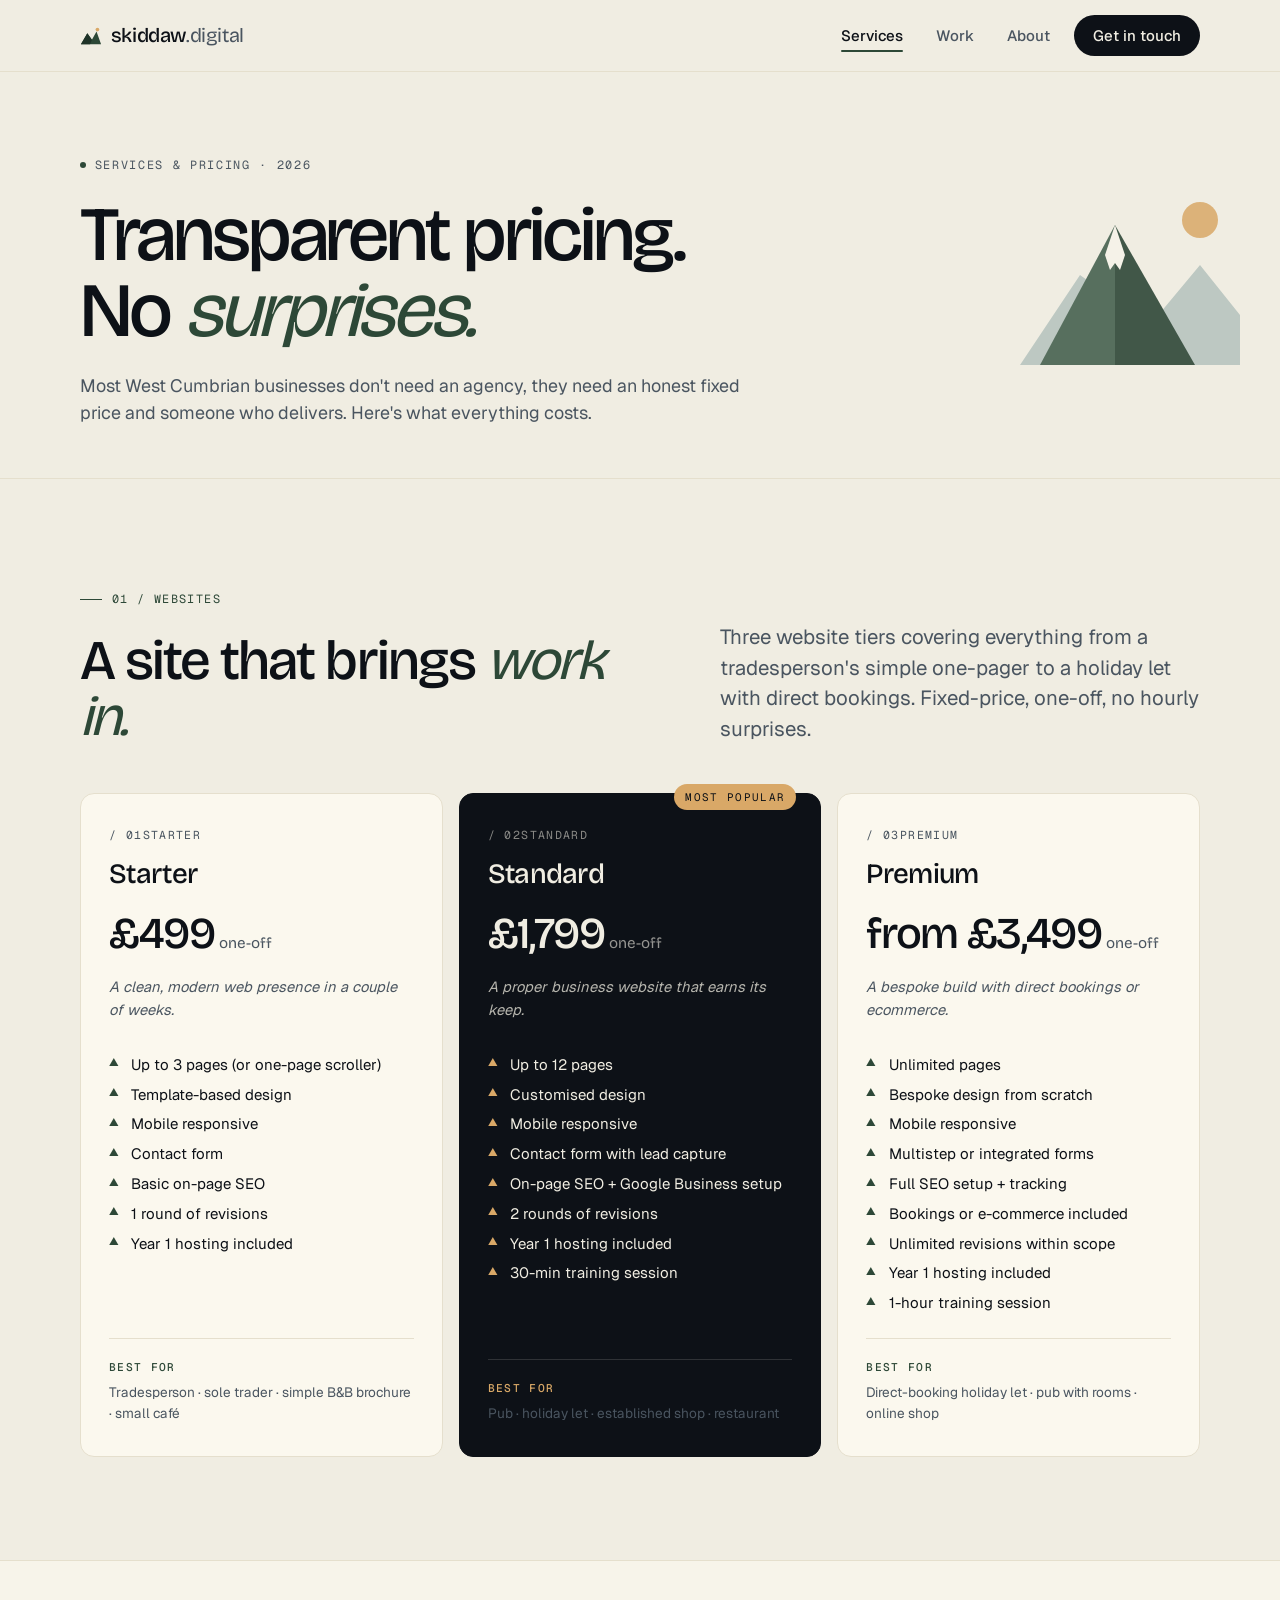
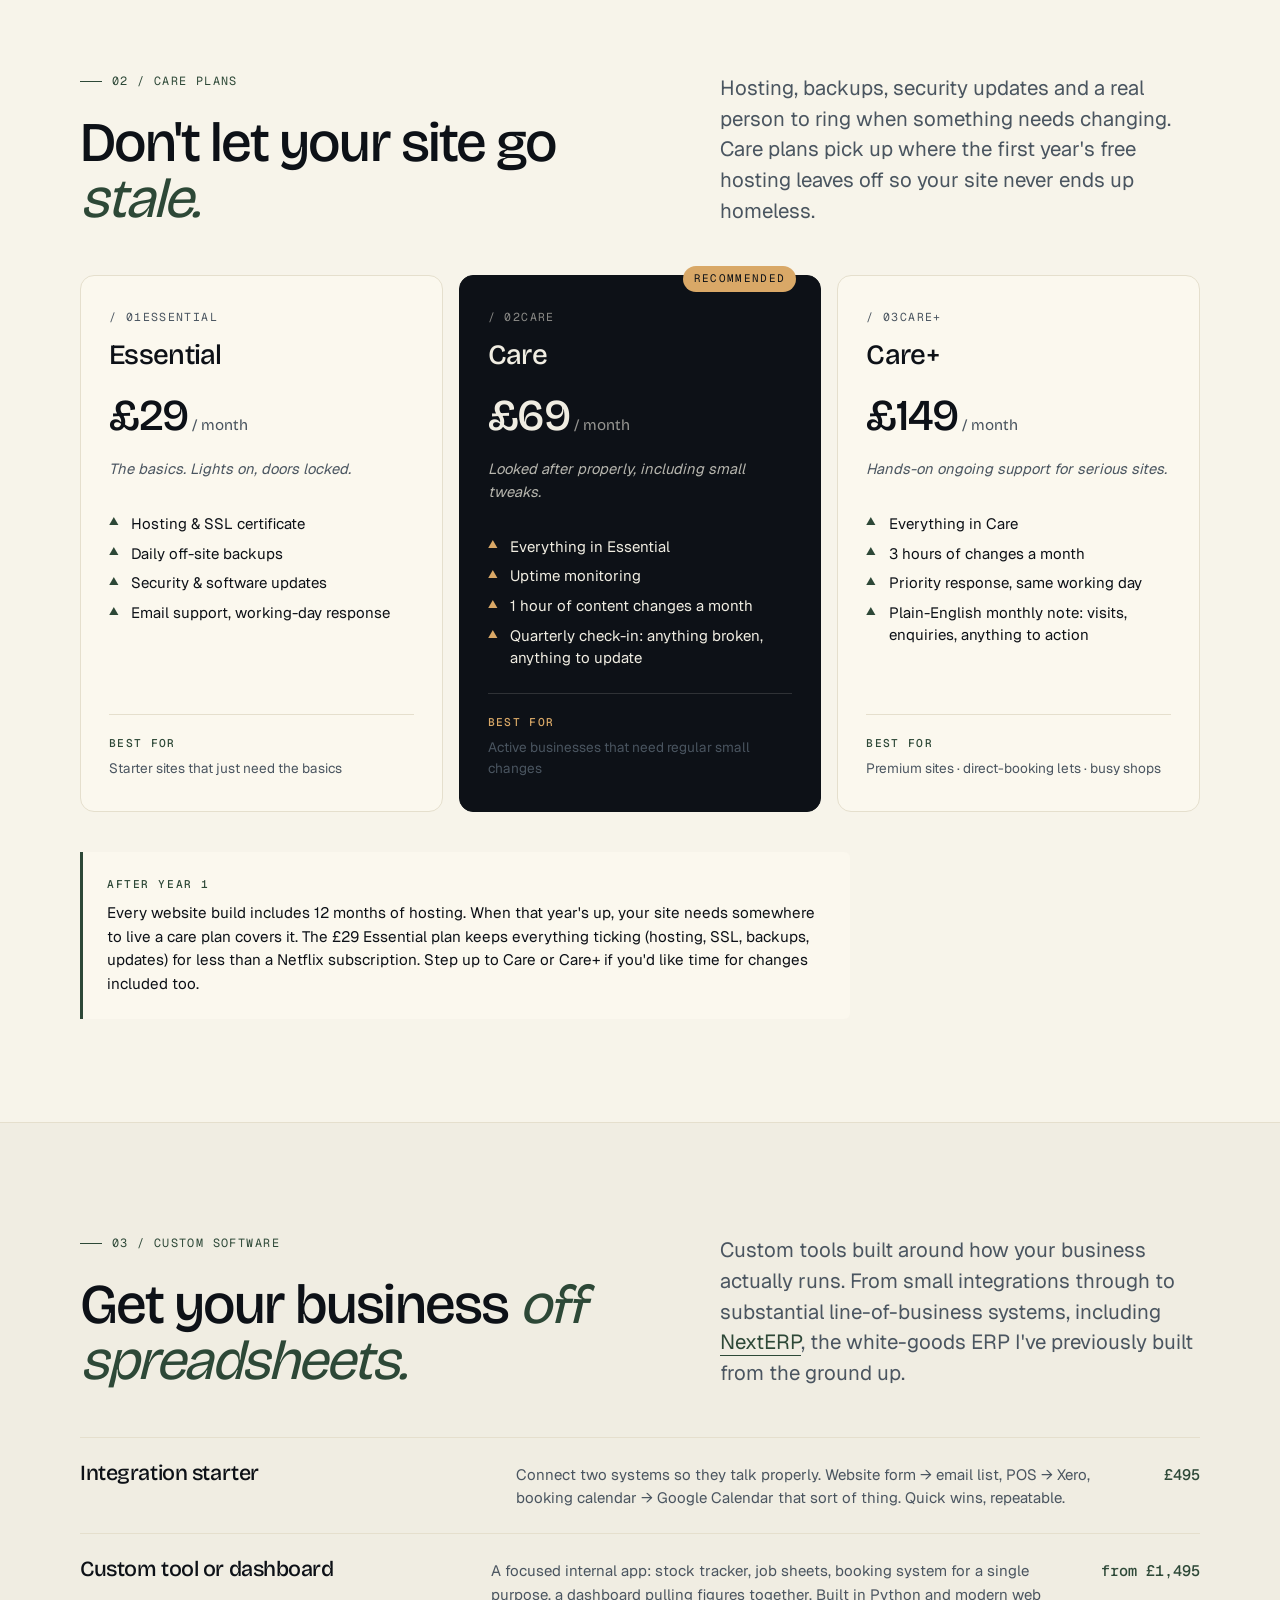
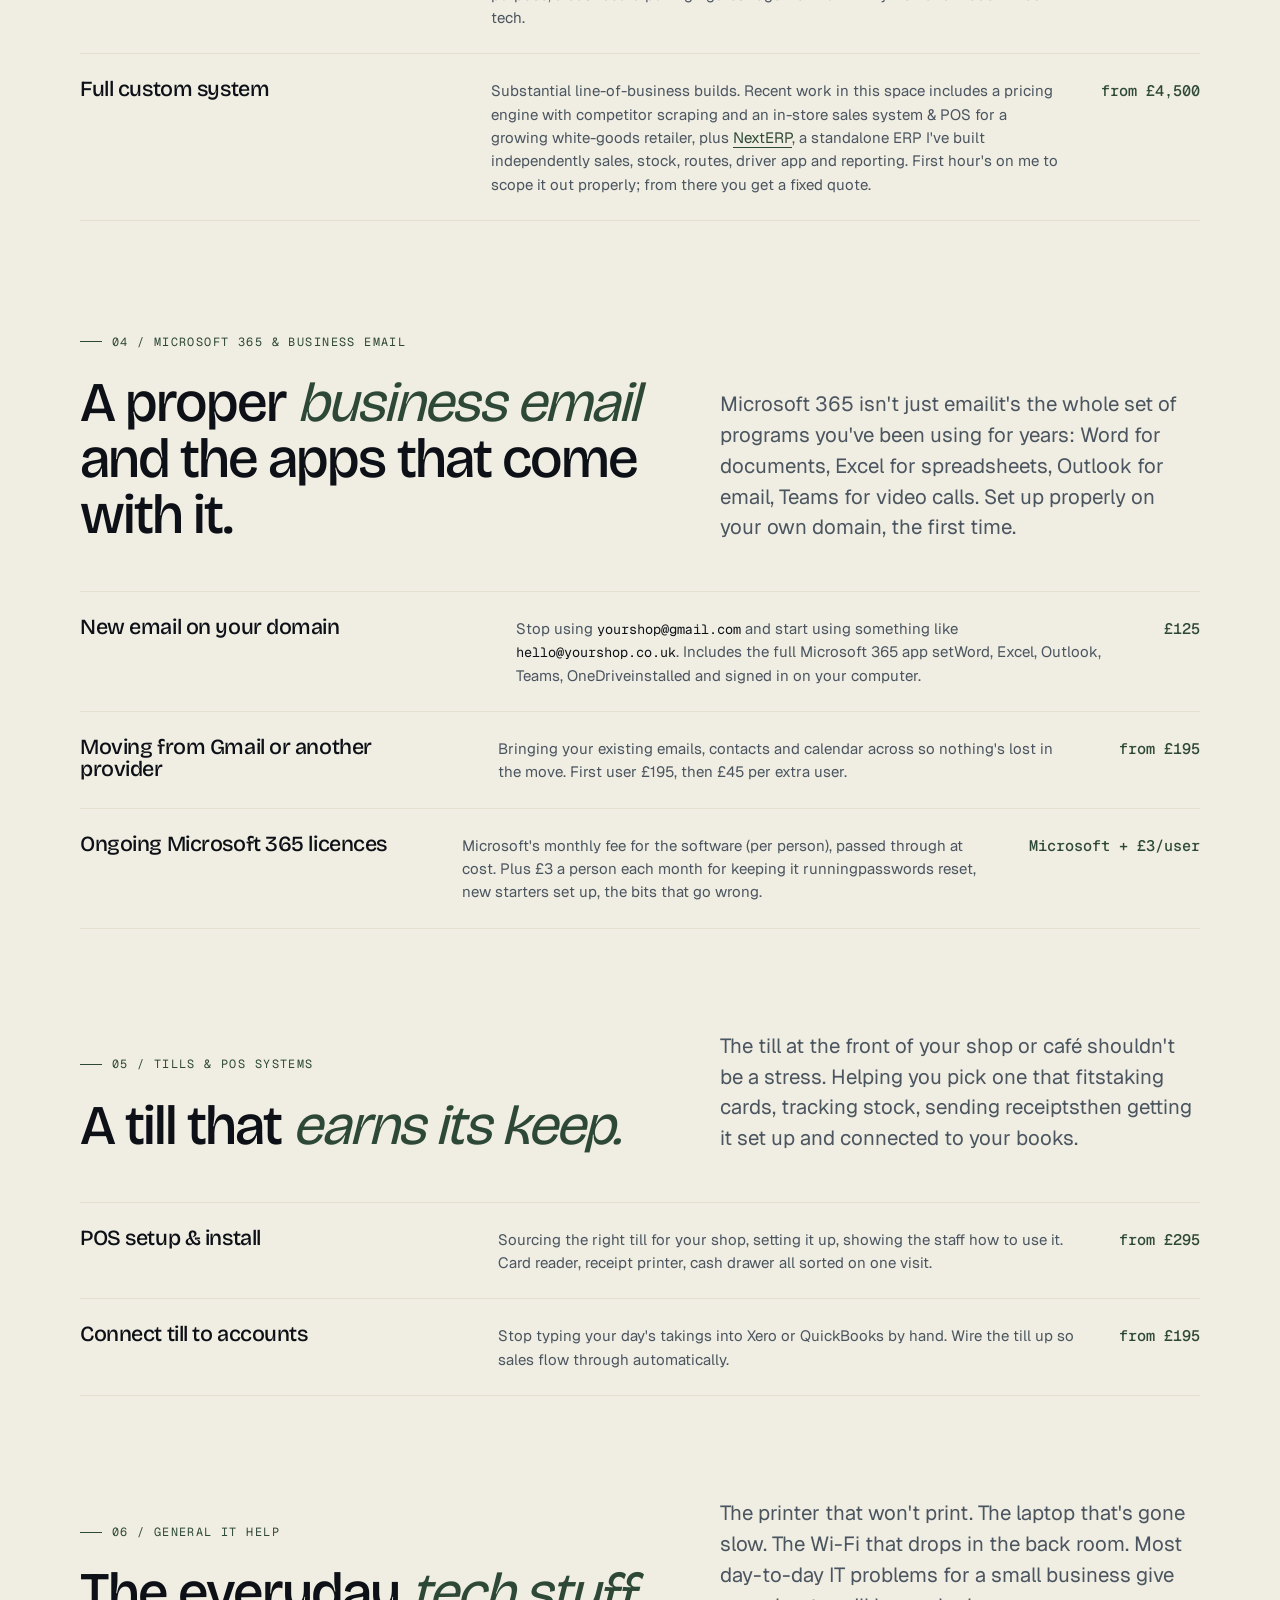
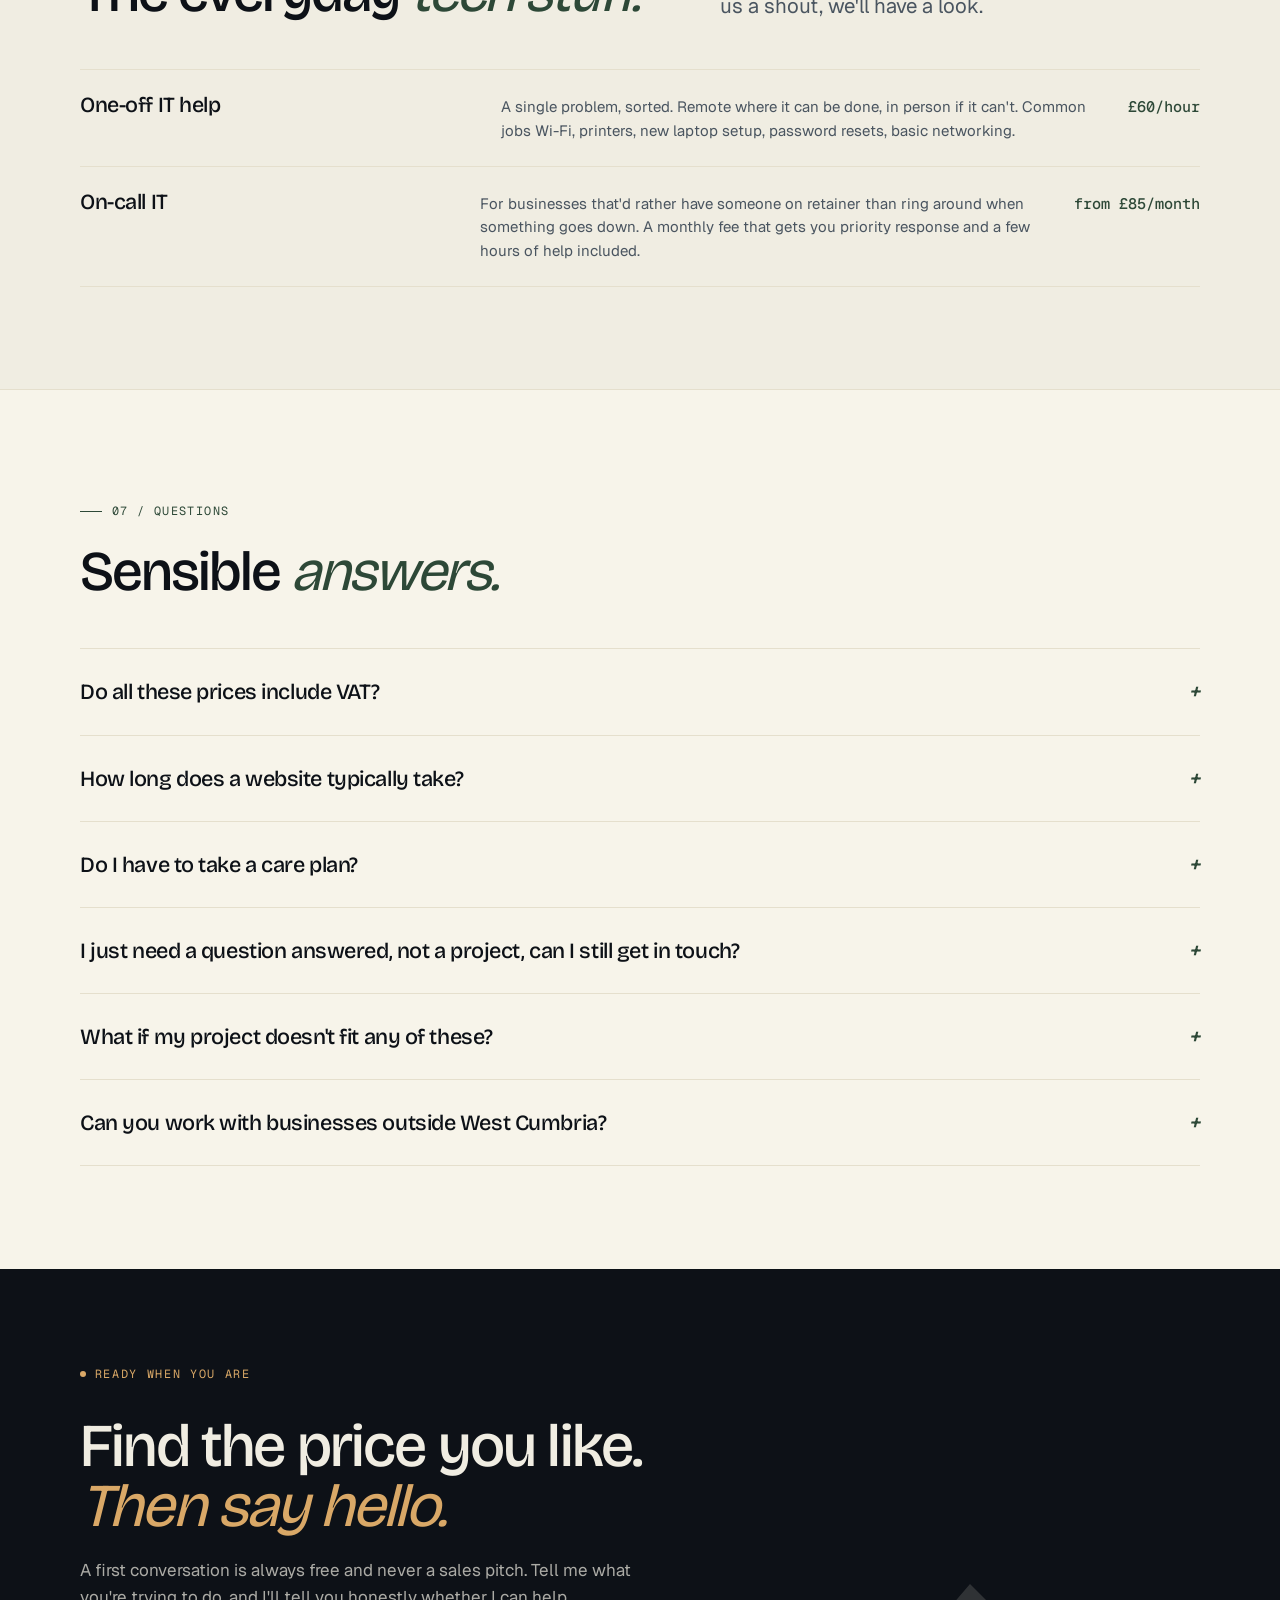
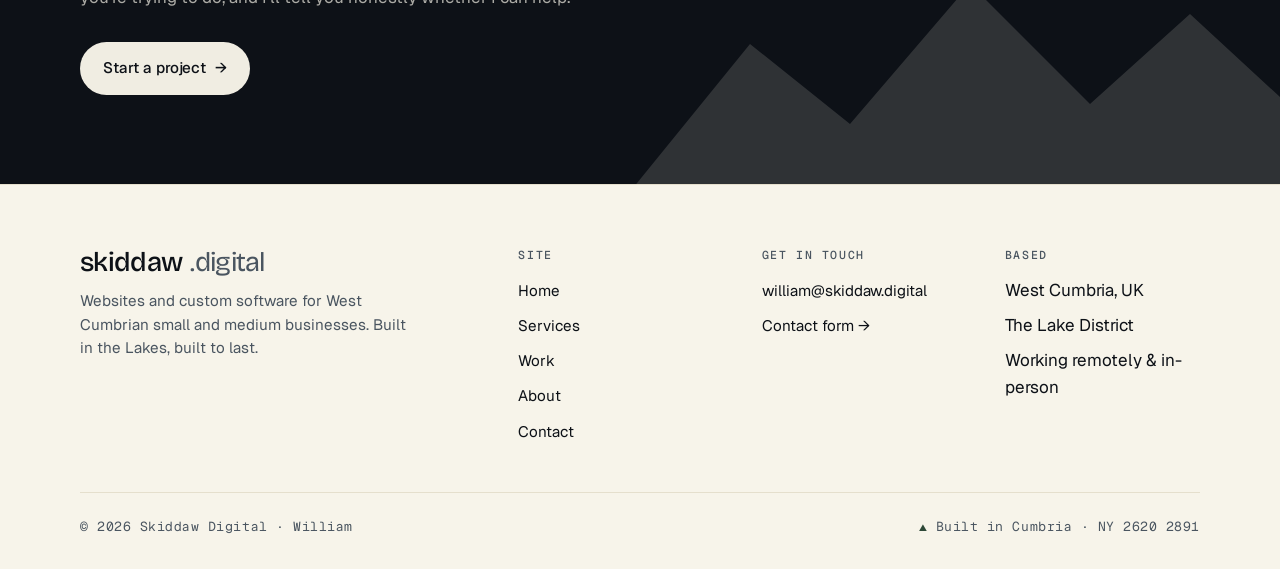
<file: services.html>
<!DOCTYPE html>
<html lang="en-GB">
<head>
  <!-- Google tag (gtag.js) -->
  <script async src="https://www.googletagmanager.com/gtag/js?id=G-EGELB82WRL"></script>
  <script>
    window.dataLayer = window.dataLayer || [];
    function gtag(){dataLayer.push(arguments);}
    gtag('js', new Date());
    gtag('config', 'G-EGELB82WRL');
  </script>
  <meta charset="UTF-8" />
  <meta name="viewport" content="width=device-width, initial-scale=1.0" />
  <title>Services &amp; pricing — Skiddaw Digital</title>
  <meta name="description" content="Website packages from £499. Custom software from £495. Care plans from £29 a month. Microsoft 365, tills and day-to-day IT help. Transparent pricing for West Cumbrian businesses." />
  <link rel="preconnect" href="https://fonts.googleapis.com" />
  <link rel="preconnect" href="https://fonts.gstatic.com" crossorigin />
  <link href="https://fonts.googleapis.com/css2?family=Bricolage+Grotesque:opsz,wght@12..96,300..700&family=Geist:wght@400;500;600&family=Geist+Mono:wght@400;500&display=swap" rel="stylesheet" />
  <link rel="stylesheet" href="styles.css" />
  <link rel="icon" href="/favicon.ico" sizes="any">
  <link rel="icon" type="image/svg+xml" href="/favicon.svg">
  <link rel="apple-touch-icon" href="/apple-touch-icon.png">
  <link rel="icon" type="image/png" sizes="192x192" href="/favicon-192.png">
  <link rel="icon" type="image/png" sizes="512x512" href="/favicon-512.png">
</head>
<body>

  <header class="site-header">
    <div class="nav-inner">
      <a href="index.html" class="logo">
        <svg class="logo-mark" viewBox="0 0 24 24" xmlns="http://www.w3.org/2000/svg" aria-hidden="true">
          <polygon points="1,21 8,9 13,16 18,7 23,21" fill="#2D4837"/>
          <polygon points="8,9 13,16 11,21 1,21" fill="#1F3328"/>
          <circle cx="19" cy="5" r="2" fill="#D9A867"/>
        </svg>
        <span>skiddaw<span class="digital">.digital</span></span>
      </a>
      <button class="nav-toggle" aria-expanded="false" aria-controls="nav-list">Menu</button>
      <ul class="nav-list" id="nav-list">
        <li><a href="services.html" class="active">Services</a></li>
        <li><a href="work.html">Work</a></li>
        <li><a href="about.html">About</a></li>
        <li><a href="contact.html" class="nav-cta">Get in touch</a></li>
      </ul>
    </div>
  </header>

  <main>

    <!-- ===== Page hero ===== -->
    <section class="page-hero">
      <div class="container">
        <p class="kicker"><span class="dot"></span> Services &amp; pricing · 2026</p>
        <h1 data-reveal>
          Transparent pricing.<br/>
          No <span class="accent">surprises.</span>
        </h1>
        <p class="lead lead-wide" data-reveal>
          Most West Cumbrian businesses don't need an agency, they need an
          honest fixed price and someone who delivers. Here's what
          everything costs.
        </p>

        <!-- decorative small mountain -->
        <svg class="page-hero-mark" viewBox="0 0 220 180" xmlns="http://www.w3.org/2000/svg" aria-hidden="true">
          <circle cx="180" cy="35" r="18" fill="#D9A867"/>
          <polygon fill="#B5C2BD" points="0,180 60,90 130,140 180,80 220,130 220,180"/>
          <polygon fill="#3D5A48" points="20,180 95,40 95,180"/>
          <polygon fill="#233D2E" points="95,40 95,180 175,180"/>
          <polygon fill="#F7F4EA" points="85,70 95,40 105,70 100,85 95,78 90,85"/>
        </svg>
      </div>
    </section>

    <!-- ===== Websites ===== -->
    <section class="section" id="websites">
      <div class="container">
        <div class="split-head">
          <div>
            <p class="section-tag">01 / Websites</p>
            <h2 class="display-l" data-reveal>
              A site that brings <span class="accent">work in.</span>
            </h2>
          </div>
          <p class="lead lead-wide" data-reveal>
            Three website tiers covering everything from a tradesperson's
            simple one-pager to a holiday let with direct bookings.
            Fixed-price, one-off, no hourly surprises.
          </p>
        </div>

        <div class="tier-grid">
          <!-- Starter -->
          <div class="tier" data-reveal>
            <span class="tier-name">/ 01Starter</span>
            <h3>Starter</h3>
            <div class="tier-price">£499<span class="unit">one-off</span></div>
            <p class="tier-tagline">A clean, modern web presence in a couple of weeks.</p>
            <ul class="tier-features">
              <li>Up to 3 pages (or one-page scroller)</li>
              <li>Template-based design</li>
              <li>Mobile responsive</li>
              <li>Contact form</li>
              <li>Basic on-page SEO</li>
              <li>1 round of revisions</li>
              <li>Year 1 hosting included</li>
            </ul>
            <div class="tier-best-for">
              <strong>Best for</strong>
              Tradesperson · sole trader · simple B&amp;B brochure · small café
            </div>
          </div>

          <!-- Standard (featured) -->
          <div class="tier featured" data-reveal>
            <span class="tier-badge">Most popular</span>
            <span class="tier-name">/ 02Standard</span>
            <h3>Standard</h3>
            <div class="tier-price">£1,799<span class="unit">one-off</span></div>
            <p class="tier-tagline">A proper business website that earns its keep.</p>
            <ul class="tier-features">
              <li>Up to 12 pages</li>
              <li>Customised design</li>
              <li>Mobile responsive</li>
              <li>Contact form with lead capture</li>
              <li>On-page SEO + Google Business setup</li>
              <li>2 rounds of revisions</li>
              <li>Year 1 hosting included</li>
              <li>30-min training session</li>
            </ul>
            <div class="tier-best-for">
              <strong>Best for</strong>
              Pub · holiday let · established shop · restaurant
            </div>
          </div>

          <!-- Premium -->
          <div class="tier" data-reveal>
            <span class="tier-name">/ 03Premium</span>
            <h3>Premium</h3>
            <div class="tier-price">from £3,499<span class="unit">one-off</span></div>
            <p class="tier-tagline">A bespoke build with direct bookings or ecommerce.</p>
            <ul class="tier-features">
              <li>Unlimited pages</li>
              <li>Bespoke design from scratch</li>
              <li>Mobile responsive</li>
              <li>Multistep or integrated forms</li>
              <li>Full SEO setup + tracking</li>
              <li>Bookings or e-commerce included</li>
              <li>Unlimited revisions within scope</li>
              <li>Year 1 hosting included</li>
              <li>1-hour training session</li>
            </ul>
            <div class="tier-best-for">
              <strong>Best for</strong>
              Direct-booking holiday let · pub with rooms · online shop
            </div>
          </div>
        </div>
      </div>
    </section>

    <!-- ===== Care plans ===== -->
    <section class="section" id="care" style="background: var(--stone-50); border-top: 1px solid var(--stone-200); border-bottom: 1px solid var(--stone-200);">
      <div class="container">
        <div class="split-head">
          <div>
            <p class="section-tag">02 / Care plans</p>
            <h2 class="display-l" data-reveal>
              Don't let your site go <span class="accent">stale.</span>
            </h2>
          </div>
          <p class="lead lead-wide" data-reveal>
            Hosting, backups, security updates and a real person to ring
            when something needs changing. Care plans pick up where the
            first year's free hosting leaves off so your site never
            ends up homeless.
          </p>
        </div>

        <div class="tier-grid">
          <div class="tier" data-reveal>
            <span class="tier-name">/ 01Essential</span>
            <h3>Essential</h3>
            <div class="tier-price">£29<span class="unit">/ month</span></div>
            <p class="tier-tagline">The basics. Lights on, doors locked.</p>
            <ul class="tier-features">
              <li>Hosting &amp; SSL certificate</li>
              <li>Daily off-site backups</li>
              <li>Security &amp; software updates</li>
              <li>Email support, working-day response</li>
            </ul>
            <div class="tier-best-for">
              <strong>Best for</strong>
              Starter sites that just need the basics
            </div>
          </div>

          <div class="tier featured" data-reveal>
            <span class="tier-badge">Recommended</span>
            <span class="tier-name">/ 02Care</span>
            <h3>Care</h3>
            <div class="tier-price">£69<span class="unit">/ month</span></div>
            <p class="tier-tagline">Looked after properly, including small tweaks.</p>
            <ul class="tier-features">
              <li>Everything in Essential</li>
              <li>Uptime monitoring</li>
              <li>1 hour of content changes a month</li>
              <li>Quarterly check-in: anything broken, anything to update</li>
            </ul>
            <div class="tier-best-for">
              <strong>Best for</strong>
              Active businesses that need regular small changes
            </div>
          </div>

          <div class="tier" data-reveal>
            <span class="tier-name">/ 03Care+</span>
            <h3>Care+</h3>
            <div class="tier-price">£149<span class="unit">/ month</span></div>
            <p class="tier-tagline">Hands-on ongoing support for serious sites.</p>
            <ul class="tier-features">
              <li>Everything in Care</li>
              <li>3 hours of changes a month</li>
              <li>Priority response, same working day</li>
              <li>Plain-English monthly note: visits, enquiries, anything to action</li>
            </ul>
            <div class="tier-best-for">
              <strong>Best for</strong>
              Premium sites · direct-booking lets · busy shops
            </div>
          </div>
        </div>

        <!-- After year 1 hosting -->
        <div class="aside-card" data-reveal style="margin-top: 2.5rem; max-width: 70ch;">
          <p class="lbl">After year 1</p>
          <p>
            Every website build includes 12 months of hosting. When that
            year's up, your site needs somewhere to live a care plan
            covers it. The £29 Essential plan keeps everything ticking
            (hosting, SSL, backups, updates) for less than a Netflix
            subscription. Step up to Care or Care+ if you'd like time
            for changes included too.
          </p>
        </div>
      </div>
    </section>

    <!-- ===== Custom software ===== -->
    <section class="section" id="software">
      <div class="container">
        <div class="split-head">
          <div>
            <p class="section-tag">03 / Custom software</p>
            <h2 class="display-l" data-reveal>
              Get your business <span class="accent">off spreadsheets.</span>
            </h2>
          </div>
          <p class="lead lead-wide" data-reveal>
            Custom tools built around how your business actually runs.
            From small integrations through to substantial line-of-business
            systems, including <a href="nexterp.html" style="color: var(--fell); border-bottom: 1px solid var(--fell);">NextERP</a>, the white-goods ERP I've previously built
            from the ground up.
          </p>
        </div>

        <div data-reveal>
          <div class="price-row">
            <h4>Integration starter</h4>
            <p>
              Connect two systems so they talk properly. Website form →
              email list, POS → Xero, booking calendar → Google
              Calendar that sort of thing. Quick wins, repeatable.
            </p>
            <span class="price">£495</span>
          </div>

          <div class="price-row">
            <h4>Custom tool or dashboard</h4>
            <p>
              A focused internal app: stock tracker, job sheets, booking
              system for a single purpose, a dashboard pulling figures
              together. Built in Python and modern web tech.
            </p>
            <span class="price">from £1,495</span>
          </div>

          <div class="price-row">
            <h4>Full custom system</h4>
            <p>
              Substantial line-of-business builds. Recent work in this
              space includes a pricing engine with competitor scraping
              and an in-store sales system &amp; POS for a growing
              white-goods retailer, plus <a href="nexterp.html" style="color: var(--fell); border-bottom: 1px solid var(--fell);">NextERP</a>, a standalone ERP I've built
              independently sales, stock, routes, driver app and
              reporting. First hour's on me to scope it out properly;
              from there you get a fixed quote.
            </p>
            <span class="price">from £4,500</span>
          </div>
        </div>
      </div>
    </section>

    <!-- ===== Email & M365 ===== -->
    <section class="section" id="email" style="padding-top: 0;">
      <div class="container">
        <div class="split-head">
          <div>
            <p class="section-tag">04 / Microsoft 365 &amp; business email</p>
            <h2 class="display-l" data-reveal>
              A proper <span class="accent">business email</span> and the apps that come with it.
            </h2>
          </div>
          <p class="lead lead-wide" data-reveal>
            Microsoft 365 isn't just emailit's the whole set of
            programs you've been using for years: Word for documents,
            Excel for spreadsheets, Outlook for email, Teams for video
            calls. Set up properly on your own domain, the first time.
          </p>
        </div>

        <div data-reveal>
          <div class="price-row">
            <h4>New email on your domain</h4>
            <p>
              Stop using <code style="font-family: var(--mono); font-size: 0.9em; color: var(--ink);">yourshop@gmail.com</code>
              and start using something like <code style="font-family: var(--mono); font-size: 0.9em; color: var(--ink);">hello@yourshop.co.uk</code>.
              Includes the full Microsoft 365 app setWord, Excel,
              Outlook, Teams, OneDriveinstalled and signed in on your
              computer.
            </p>
            <span class="price">£125</span>
          </div>
          <div class="price-row">
            <h4>Moving from Gmail or another provider</h4>
            <p>
              Bringing your existing emails, contacts and calendar
              across so nothing's lost in the move. First user £195,
              then £45 per extra user.
            </p>
            <span class="price">from £195</span>
          </div>
          <div class="price-row">
            <h4>Ongoing Microsoft 365 licences</h4>
            <p>
              Microsoft's monthly fee for the software (per person),
              passed through at cost. Plus £3 a person each month for
              keeping it runningpasswords reset, new starters set up,
              the bits that go wrong.
            </p>
            <span class="price">Microsoft + £3/user</span>
          </div>
        </div>
      </div>
    </section>

    <!-- ===== Tills & POS ===== -->
    <section class="section" id="pos" style="padding-top: 0;">
      <div class="container">
        <div class="split-head">
          <div>
            <p class="section-tag">05 / Tills &amp; POS systems</p>
            <h2 class="display-l" data-reveal>
              A till that <span class="accent">earns its keep.</span>
            </h2>
          </div>
          <p class="lead lead-wide" data-reveal>
            The till at the front of your shop or café shouldn't be a
            stress. Helping you pick one that fitstaking cards,
            tracking stock, sending receiptsthen getting it set up
            and connected to your books.
          </p>
        </div>

        <div data-reveal>
          <div class="price-row">
            <h4>POS setup &amp; install</h4>
            <p>
              Sourcing the right till for your shop, setting it up,
              showing the staff how to use it. Card reader, receipt
              printer, cash drawer all sorted on one visit.
            </p>
            <span class="price">from £295</span>
          </div>
          <div class="price-row">
            <h4>Connect till to accounts</h4>
            <p>
              Stop typing your day's takings into Xero or QuickBooks by
              hand. Wire the till up so sales flow through automatically.
            </p>
            <span class="price">from £195</span>
          </div>
        </div>
      </div>
    </section>

    <!-- ===== General IT ===== -->
    <section class="section" id="it" style="padding-top: 0;">
      <div class="container">
        <div class="split-head">
          <div>
            <p class="section-tag">06 / General IT help</p>
            <h2 class="display-l" data-reveal>
              The everyday <span class="accent">tech stuff.</span>
            </h2>
          </div>
          <p class="lead lead-wide" data-reveal>
            The printer that won't print. The laptop that's gone slow.
            The Wi-Fi that drops in the back room. Most day-to-day IT
            problems for a small business give us a shout, we'll have
            a look.
          </p>
        </div>

        <div data-reveal>
          <div class="price-row">
            <h4>One-off IT help</h4>
            <p>
              A single problem, sorted. Remote where it can be done, in
              person if it can't. Common jobs Wi-Fi, printers, new
              laptop setup, password resets, basic networking.
            </p>
            <span class="price">£60/hour</span>
          </div>
          <div class="price-row">
            <h4>On-call IT</h4>
            <p>
              For businesses that'd rather have someone on retainer
              than ring around when something goes down. A monthly fee
              that gets you priority response and a few hours of help
              included.
            </p>
            <span class="price">from £85/month</span>
          </div>
        </div>
      </div>
    </section>

    <!-- ===== FAQ ===== -->
    <section class="section" style="background: var(--stone-50); border-top: 1px solid var(--stone-200);">
      <div class="container">
        <div class="split-head">
          <div>
            <p class="section-tag">07 / Questions</p>
            <h2 class="display-l" data-reveal>
              Sensible <span class="accent">answers.</span>
            </h2>
          </div>
        </div>

        <div class="faq" data-reveal>
          <details>
            <summary>Do all these prices include VAT?</summary>
            <p>
              No VAT to add. Skiddaw Digital isn't VAT-registered, so the
              prices you see are the prices you pay
            </p>
          </details>
          <details>
            <summary>How long does a website typically take?</summary>
            <p>
              Starter sites are usually two to three weeks from start to
              live. Standard four to six weeks. Premium and bespoke builds
              depend on scope we'll agree a timeline up front and stick
              to it.
            </p>
          </details>
          <details>
            <summary>Do I have to take a care plan?</summary>
            <p>
              Not at all, but once your first year of free hosting is up,
              your site needs a home. A care plan keeps the hosting,
              backups and updates running. The alternative is finding a
              builder who'll charge you £200 the first time something
              breaks at the worst possible moment.
            </p>
          </details>
          <details>
            <summary>I just need a question answered, not a project, can I still get in touch?</summary>
            <p>
              Yes, please do. First hour of any conversation is free,
              whether it ends in a project or not. If I can answer
              something off the bat, I will.
            </p>
          </details>
          <details>
            <summary>What if my project doesn't fit any of these?</summary>
            <p>
              Drop me a line. Custom software in particular is rarely
              identical from one job to the next these prices are
              starting points and we'd sort a proper quote after a
              conversation.
            </p>
          </details>
          <details>
            <summary>Can you work with businesses outside West Cumbria?</summary>
            <p>
              West Cumbria and the Lake District come first that's the
              whole point of Skiddaw Digital. I'll travel to anywhere in
              the Lakes for an in-person meet, and beyond that I'm happy
              to work remotely if it's the right fit.
            </p>
          </details>
        </div>
      </div>
    </section>

    <!-- ===== CTA ===== -->
    <section class="cta-banner">
      <svg class="cta-mountains" viewBox="0 0 700 280" xmlns="http://www.w3.org/2000/svg" aria-hidden="true">
        <polygon fill="#F0EDE2" points="0,280 130,120 230,200 350,60 470,180 570,90 700,210 700,280"/>
      </svg>
      <div class="container" style="position: relative; z-index: 1;">
        <p class="kicker" style="color: var(--sun);"><span class="dot" style="background: var(--sun);"></span> Ready when you are</p>
        <h2>Find the price you like. <span class="accent">Then say hello.</span></h2>
        <p>
          A first conversation is always free and never a sales pitch.
          Tell me what you're trying to do, and I'll tell you honestly
          whether I can help.
        </p>
        <a href="contact.html" class="btn btn-primary">Start a project <span class="arrow">→</span></a>
      </div>
    </section>

  </main>

  <footer>
    <div class="container">
      <div class="footer-grid">
        <div class="footer-brand">
          <h3>skiddaw<span class="digital">.digital</span></h3>
          <p>
            Websites and custom software for West Cumbrian small and medium
            businesses. Built in the Lakes, built to last.
          </p>
        </div>
        <div class="footer-col">
          <h4>Site</h4>
          <ul>
            <li><a href="index.html">Home</a></li>
            <li><a href="services.html">Services</a></li>
            <li><a href="work.html">Work</a></li>
            <li><a href="about.html">About</a></li>
            <li><a href="contact.html">Contact</a></li>
          </ul>
        </div>
        <div class="footer-col">
          <h4>Get in touch</h4>
          <ul>
            <li><a href="mailto:william@skiddaw.digital">william@skiddaw.digital</a></li>
            <li><a href="contact.html">Contact form →</a></li>
          </ul>
        </div>
        <div class="footer-col">
          <h4>Based</h4>
          <ul>
            <li>West Cumbria, UK</li>
            <li>The Lake District</li>
            <li>Working remotely &amp; in-person</li>
          </ul>
        </div>
      </div>
      <div class="footer-bottom">
        <span>© <span data-year></span> Skiddaw Digital · William</span>
        <span><span class="accent">▲</span> Built in Cumbria · NY 2620 2891</span>
      </div>
    </div>
  </footer>

  <script src="script.js"></script>
</body>
</html>
</file>
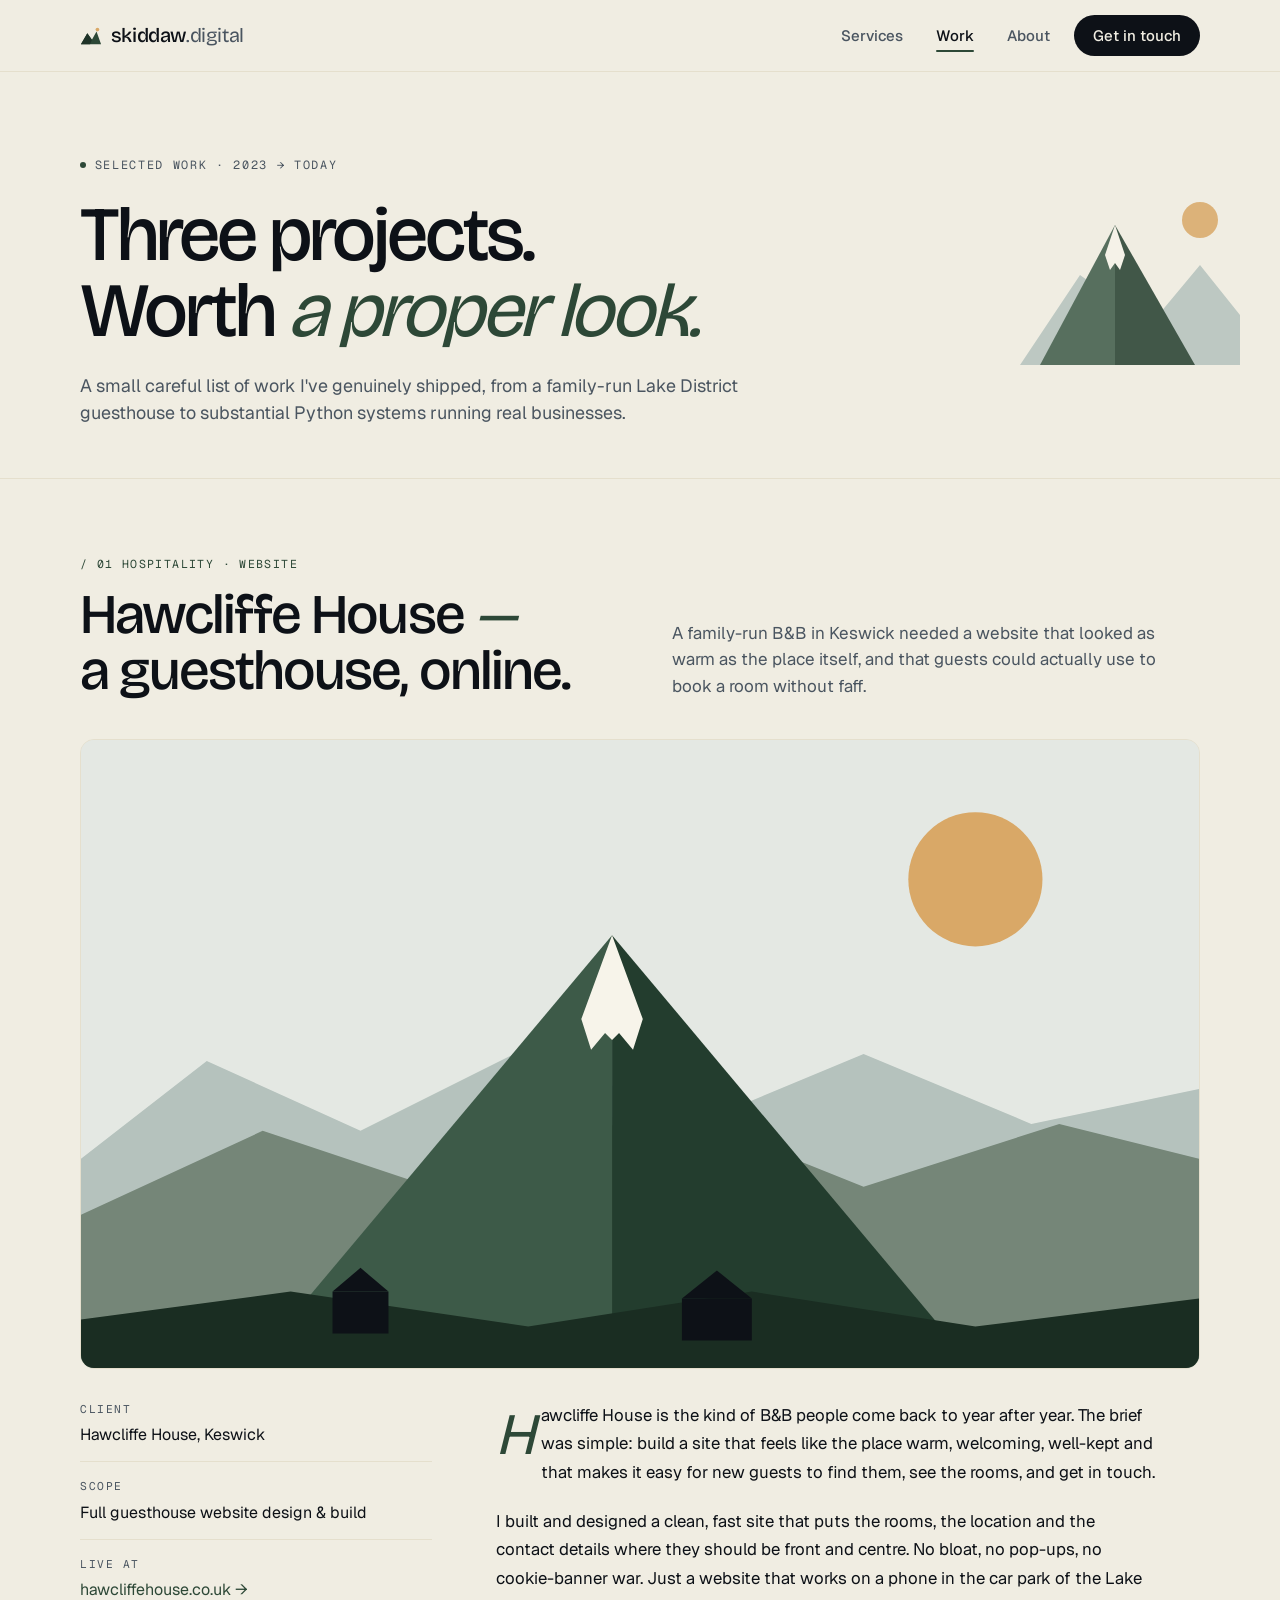
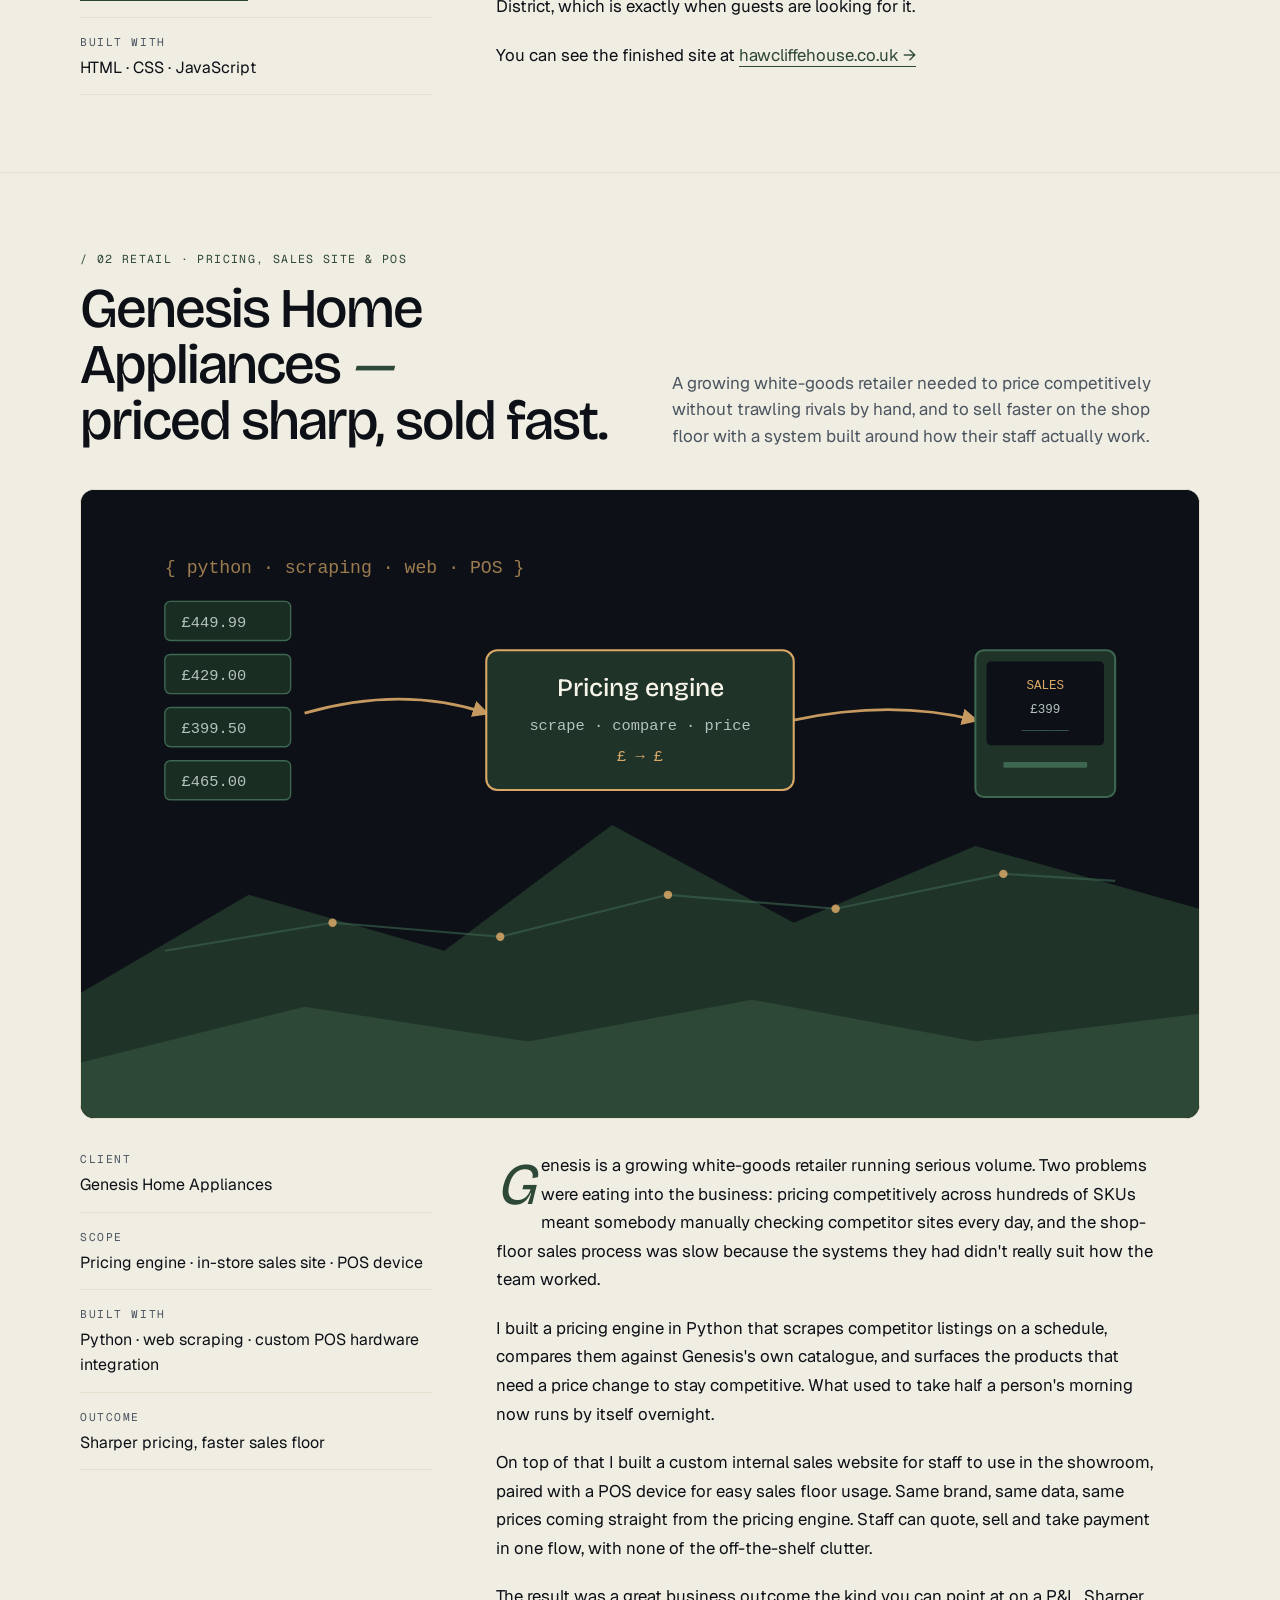
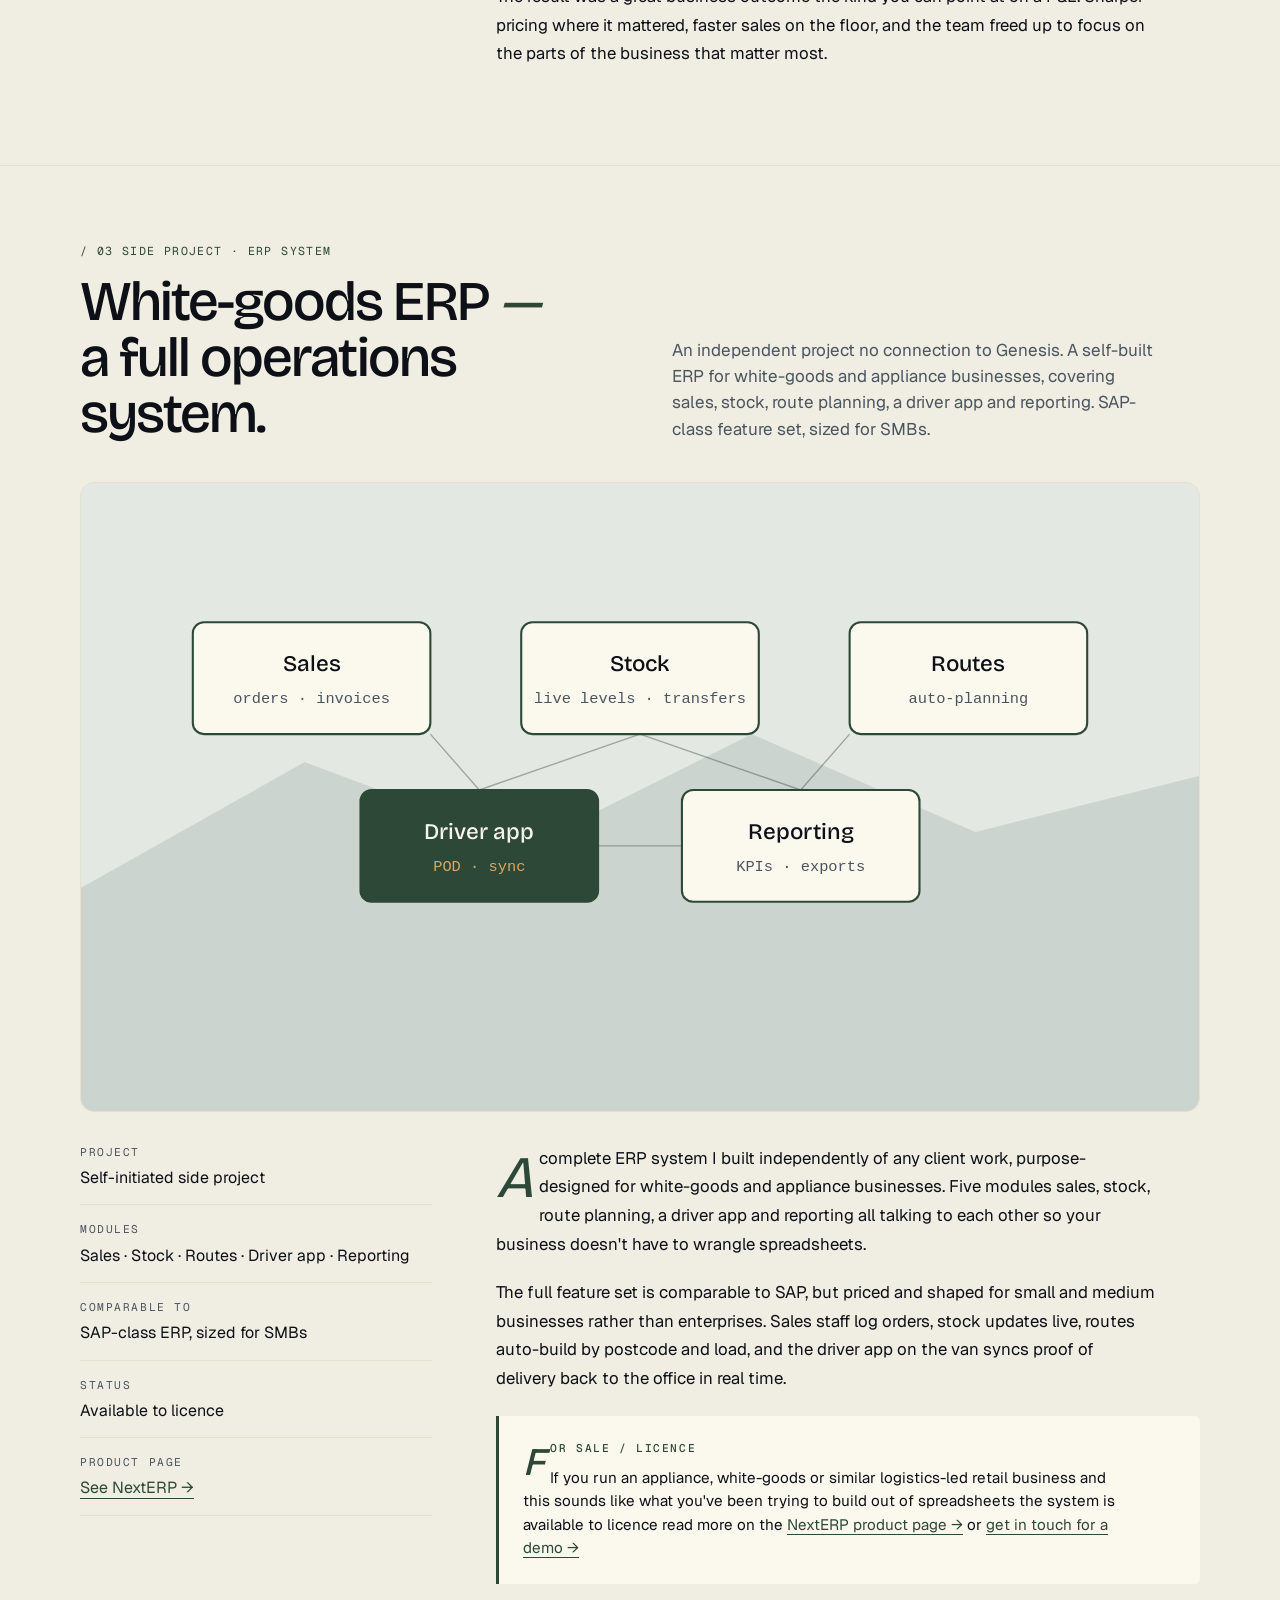
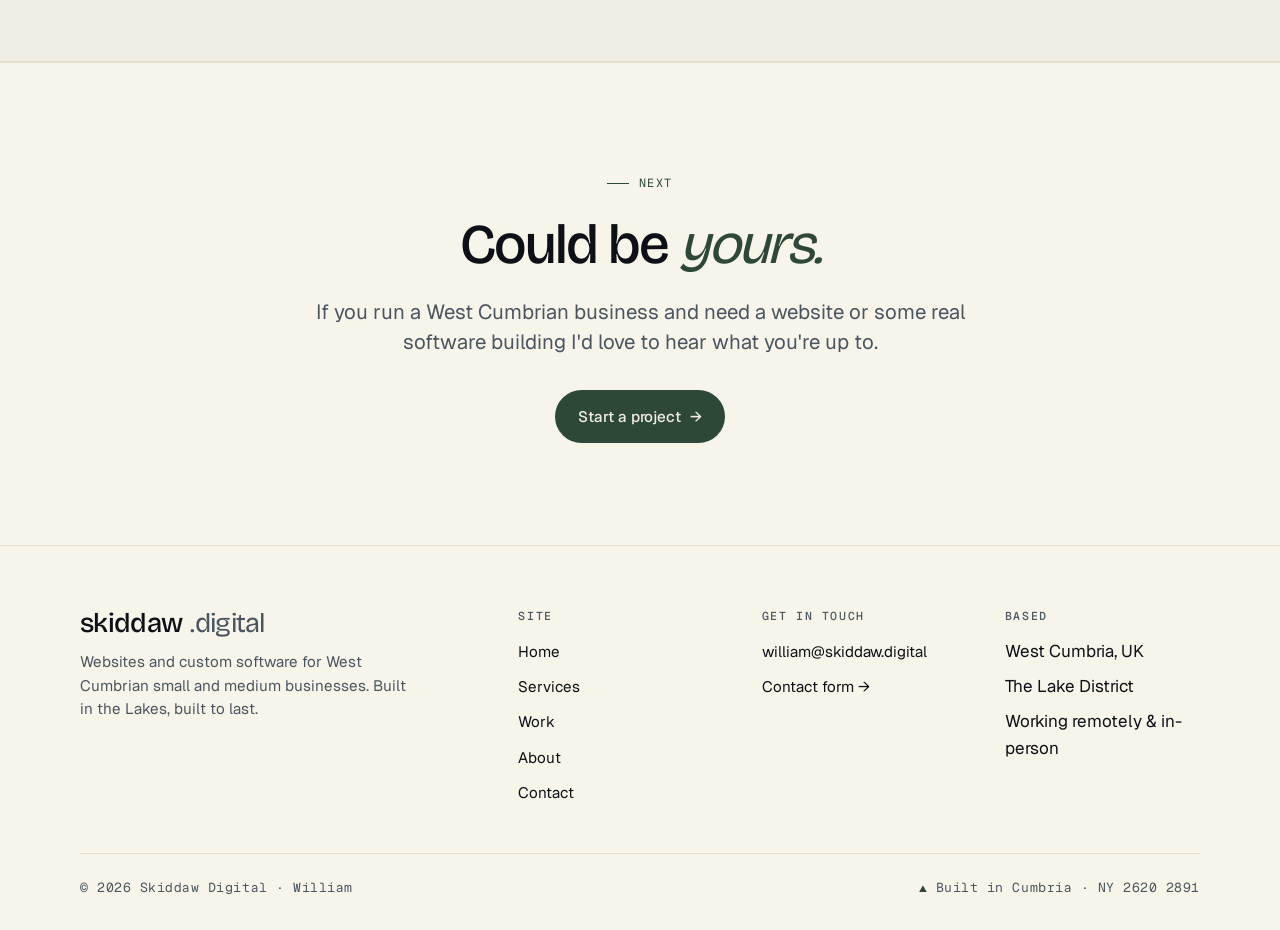
<file: work.html>
<!DOCTYPE html>
<html lang="en-GB">
<head>
  <!-- Google tag (gtag.js) -->
  <script async src="https://www.googletagmanager.com/gtag/js?id=G-EGELB82WRL"></script>
  <script>
    window.dataLayer = window.dataLayer || [];
    function gtag(){dataLayer.push(arguments);}
    gtag('js', new Date());
    gtag('config', 'G-EGELB82WRL');
  </script>
  <meta charset="UTF-8" />
  <meta name="viewport" content="width=device-width, initial-scale=1.0" />
  <title>Work — Skiddaw Digital</title>
  <meta name="description" content="Selected projects: a Lake District guesthouse website, a pricing engine and in-store sales system for a white-goods retailer, and a full ERP system available for licence." />
  <link rel="preconnect" href="https://fonts.googleapis.com" />
  <link rel="preconnect" href="https://fonts.gstatic.com" crossorigin />
  <link href="https://fonts.googleapis.com/css2?family=Bricolage+Grotesque:opsz,wght@12..96,300..700&family=Geist:wght@400;500;600&family=Geist+Mono:wght@400;500&display=swap" rel="stylesheet" />
  <link rel="stylesheet" href="styles.css" />
  <link rel="icon" href="/favicon.ico" sizes="any">
  <link rel="icon" type="image/svg+xml" href="/favicon.svg">
  <link rel="apple-touch-icon" href="/apple-touch-icon.png">
  <link rel="icon" type="image/png" sizes="192x192" href="/favicon-192.png">
  <link rel="icon" type="image/png" sizes="512x512" href="/favicon-512.png">
</head>
<body>

  <header class="site-header">
    <div class="nav-inner">
      <a href="index.html" class="logo">
        <svg class="logo-mark" viewBox="0 0 24 24" xmlns="http://www.w3.org/2000/svg" aria-hidden="true">
          <polygon points="1,21 8,9 13,16 18,7 23,21" fill="#2D4837"/>
          <polygon points="8,9 13,16 11,21 1,21" fill="#1F3328"/>
          <circle cx="19" cy="5" r="2" fill="#D9A867"/>
        </svg>
        <span>skiddaw<span class="digital">.digital</span></span>
      </a>
      <button class="nav-toggle" aria-expanded="false" aria-controls="nav-list">Menu</button>
      <ul class="nav-list" id="nav-list">
        <li><a href="services.html">Services</a></li>
        <li><a href="work.html" class="active">Work</a></li>
        <li><a href="about.html">About</a></li>
        <li><a href="contact.html" class="nav-cta">Get in touch</a></li>
      </ul>
    </div>
  </header>

  <main>

    <!-- ===== Page hero ===== -->
    <section class="page-hero">
      <div class="container">
        <p class="kicker"><span class="dot"></span> Selected work · 2023 → today</p>
        <h1 data-reveal>
          Three projects.<br/>
          Worth <span class="accent">a proper look.</span>
        </h1>
        <p class="lead lead-wide" data-reveal>
          A small careful list of work I've genuinely shipped, from a
          family-run Lake District guesthouse to substantial Python
          systems running real businesses.
        </p>

        <svg class="page-hero-mark" viewBox="0 0 220 180" xmlns="http://www.w3.org/2000/svg" aria-hidden="true">
          <circle cx="180" cy="35" r="18" fill="#D9A867"/>
          <polygon fill="#B5C2BD" points="0,180 60,90 130,140 180,80 220,130 220,180"/>
          <polygon fill="#3D5A48" points="20,180 95,40 95,180"/>
          <polygon fill="#233D2E" points="95,40 95,180 175,180"/>
          <polygon fill="#F7F4EA" points="85,70 95,40 105,70 100,85 95,78 90,85"/>
        </svg>
      </div>
    </section>

    <!-- ===== Case 01 Hawcliffe House ===== -->
    <section class="case" id="hawcliffe">
      <div class="container">
        <div class="case-head">
          <div>
            <p class="case-meta-tag">/ 01 Hospitality · Website</p>
            <h2 data-reveal>Hawcliffe House <span class="accent">—</span><br/>a guesthouse, online.</h2>
          </div>
          <p data-reveal style="max-width: 44ch;">
            A family-run B&amp;B in Keswick needed a website that looked
            as warm as the place itself, and that guests could actually
            use to book a room without faff.
          </p>
        </div>

        <div class="case-visual" data-reveal>
          <svg viewBox="0 0 800 450" xmlns="http://www.w3.org/2000/svg" preserveAspectRatio="xMidYMid slice" aria-label="Illustration of Skiddaw rising above Keswick">
            <rect width="800" height="450" fill="#E4E8E3"/>
            <circle cx="640" cy="100" r="48" fill="#D9A867"/>
            <polygon fill="#B5C2BD" points="0,300 90,230 200,280 320,220 440,275 560,225 680,275 800,250 800,450 0,450"/>
            <polygon fill="#758678" points="0,340 130,280 280,330 410,260 560,320 700,275 800,300 800,450 0,450"/>
            <polygon fill="#3D5A48" points="120,450 380,140 380,450"/>
            <polygon fill="#233D2E" points="380,140 380,450 640,450"/>
            <polygon fill="#F7F4EA" points="358,200 380,140 402,200 395,222 385,210 380,215 375,210 365,222"/>
            <polygon fill="#1A2D22" points="0,450 0,415 150,395 320,420 480,395 640,420 800,400 800,450"/>
            <!-- Small house silhouettes in foreground -->
            <rect x="180" y="395" width="40" height="30" fill="#0D1117"/>
            <polygon points="180,395 200,378 220,395" fill="#0D1117"/>
            <rect x="430" y="400" width="50" height="30" fill="#0D1117"/>
            <polygon points="430,400 455,380 480,400" fill="#0D1117"/>
          </svg>
        </div>

        <div class="case-body">
          <dl class="case-facts" data-reveal>
            <div>
              <dt>Client</dt>
              <dd>Hawcliffe House, Keswick</dd>
            </div>
            <div>
              <dt>Scope</dt>
              <dd>Full guesthouse website design &amp; build</dd>
            </div>
            <div>
              <dt>Live at</dt>
              <dd><a href="http://www.hawcliffehouse.co.uk/" target="_blank" rel="noopener">hawcliffehouse.co.uk →</a></dd>
            </div>
            <div>
              <dt>Built with</dt>
              <dd>HTML · CSS · JavaScript</dd>
            </div>
          </dl>

          <div class="case-text" data-reveal>
            <p>
              Hawcliffe House is the kind of B&amp;B people come back to
              year after year. The brief was simple: build a site that
              feels like the place warm, welcoming, well-kept and
              that makes it easy for new guests to find them, see the
              rooms, and get in touch.
            </p>
            <p>
              I built and designed a clean, fast site that puts the rooms,
              the location and the contact details where they should be
              front and centre. No bloat, no pop-ups, no cookie-banner
              war. Just a website that works on a phone in the car park of
              the Lake District, which is exactly when guests are looking
              for it.
            </p>
            <p>
              You can see the finished site at
              <a href="http://www.hawcliffehouse.co.uk/" target="_blank" rel="noopener" style="color: var(--fell); border-bottom: 1px solid var(--fell);">hawcliffehouse.co.uk →</a>
            </p>
          </div>
        </div>
      </div>
    </section>

    <!-- ===== Case 02 Genesis Home Appliances ===== -->
    <section class="case" id="genesis">
      <div class="container">
        <div class="case-head">
          <div>
            <p class="case-meta-tag">/ 02 Retail · Pricing, sales site &amp; POS</p>
            <h2 data-reveal>Genesis Home Appliances <span class="accent">—</span><br/>priced sharp, sold fast.</h2>
          </div>
          <p data-reveal style="max-width: 44ch;">
            A growing white-goods retailer needed to price competitively
            without trawling rivals by hand, and to sell faster on the
            shop floor with a system built around how their staff
            actually work.
          </p>
        </div>

        <div class="case-visual dark" data-reveal>
          <svg viewBox="0 0 800 450" xmlns="http://www.w3.org/2000/svg" preserveAspectRatio="xMidYMid slice" aria-label="Pricing engine and competitor scraping illustration">
            <rect width="800" height="450" fill="#0D1117"/>
            <!-- Mountain silhouette echo -->
            <polygon fill="#1F3328" points="0,450 0,360 120,290 260,330 380,240 510,310 640,255 800,300 800,450"/>
            <polygon fill="#2D4837" points="0,450 0,410 160,370 320,395 480,365 640,395 800,375 800,450"/>

            <!-- Competitor price tags being scraped (left side) -->
            <g font-family="ui-monospace, monospace" font-size="11" fill="#B5C2BD">
              <rect x="60" y="80" width="90" height="28" rx="4" fill="#1A2D22" stroke="#3D6750" stroke-width="1"/>
              <text x="72" y="98">£449.99</text>
              <rect x="60" y="118" width="90" height="28" rx="4" fill="#1A2D22" stroke="#3D6750" stroke-width="1"/>
              <text x="72" y="136">£429.00</text>
              <rect x="60" y="156" width="90" height="28" rx="4" fill="#1A2D22" stroke="#3D6750" stroke-width="1"/>
              <text x="72" y="174">£399.50</text>
              <rect x="60" y="194" width="90" height="28" rx="4" fill="#1A2D22" stroke="#3D6750" stroke-width="1"/>
              <text x="72" y="212">£465.00</text>
            </g>

            <!-- Arrow flowing into pricing engine -->
            <g stroke="#D9A867" stroke-width="2" fill="none" opacity="0.9">
              <path d="M160,160 Q230,140 290,160" marker-end="url(#arrow)"/>
            </g>
            <defs>
              <marker id="arrow" viewBox="0 0 10 10" refX="8" refY="5" markerWidth="6" markerHeight="6" orient="auto">
                <path d="M0,0 L10,5 L0,10 z" fill="#D9A867"/>
              </marker>
            </defs>

            <!-- Pricing engine box (centre) -->
            <rect x="290" y="115" width="220" height="100" rx="8" fill="#1F3328" stroke="#D9A867" stroke-width="1.5"/>
            <text x="400" y="148" text-anchor="middle" font-family="Bricolage Grotesque, sans-serif" font-size="18" font-weight="500" fill="#F7F4EA">Pricing engine</text>
            <text x="400" y="172" text-anchor="middle" font-family="ui-monospace, monospace" font-size="11" fill="#B5C2BD">scrape · compare · price</text>
            <text x="400" y="194" text-anchor="middle" font-family="ui-monospace, monospace" font-size="11" fill="#D9A867">£ → £</text>

            <!-- Output arrow to in-store site / POS -->
            <g stroke="#D9A867" stroke-width="2" fill="none" opacity="0.9">
              <path d="M510,165 Q580,150 640,165" marker-end="url(#arrow)"/>
            </g>

            <!-- In-store sales site / POS device on right -->
            <g>
              <!-- POS terminal frame -->
              <rect x="640" y="115" width="100" height="105" rx="6" fill="#1F3328" stroke="#3D6750" stroke-width="1.5"/>
              <rect x="648" y="123" width="84" height="60" rx="3" fill="#0D1117"/>
              <text x="690" y="143" text-anchor="middle" font-family="ui-monospace, monospace" font-size="9" fill="#D9A867">SALES</text>
              <text x="690" y="160" text-anchor="middle" font-family="ui-monospace, monospace" font-size="9" fill="#B5C2BD">£399</text>
              <text x="690" y="175" text-anchor="middle" font-family="ui-monospace, monospace" font-size="8" fill="#3D6750">───────</text>
              <!-- Card slot -->
              <rect x="660" y="195" width="60" height="4" rx="1" fill="#3D6750"/>
            </g>

            <!-- Chart line under it all -->
            <g stroke="#3D6750" stroke-width="1.5" fill="none" opacity="0.6">
              <polyline points="60,330 180,310 300,320 420,290 540,300 660,275 740,280"/>
            </g>
            <g fill="#D9A867" opacity="0.85">
              <circle cx="180" cy="310" r="3"/>
              <circle cx="300" cy="320" r="3"/>
              <circle cx="420" cy="290" r="3"/>
              <circle cx="540" cy="300" r="3"/>
              <circle cx="660" cy="275" r="3"/>
            </g>

            <!-- Python label corner -->
            <text x="60" y="60" font-family="ui-monospace, monospace" font-size="13" fill="#D9A867" opacity="0.7">{ python · scraping · web · POS }</text>
          </svg>
        </div>

        <div class="case-body">
          <dl class="case-facts" data-reveal>
            <div>
              <dt>Client</dt>
              <dd>Genesis Home Appliances</dd>
            </div>
            <div>
              <dt>Scope</dt>
              <dd>Pricing engine · in-store sales site · POS device</dd>
            </div>
            <div>
              <dt>Built with</dt>
              <dd>Python · web scraping · custom POS hardware integration</dd>
            </div>
            <div>
              <dt>Outcome</dt>
              <dd>Sharper pricing, faster sales floor</dd>
            </div>
          </dl>

          <div class="case-text" data-reveal>
            <p>
              Genesis is a growing white-goods retailer running serious
              volume. Two problems were eating into the business: pricing
              competitively across hundreds of SKUs meant somebody
              manually checking competitor sites every day, and the
              shop-floor sales process was slow because the systems they
              had didn't really suit how the team worked.
            </p>
            <p>
              I built a pricing engine in Python that scrapes competitor
              listings on a schedule, compares them against Genesis's
              own catalogue, and surfaces the products that need a
              price change to stay competitive. What used to take half
              a person's morning now runs by itself overnight.
            </p>
            <p>
              On top of that I built a custom internal sales website
              for staff to use in the showroom, paired with a POS device
              for easy sales floor usage. Same brand, same data,
              same prices coming straight from the pricing engine.
              Staff can quote, sell and take payment in one flow, with
              none of the off-the-shelf clutter.
            </p>
            <p>
              The result was a great business outcome the kind you can
              point at on a P&amp;L. Sharper pricing where it mattered,
              faster sales on the floor, and the team freed up to focus
              on the parts of the business that matter most.
            </p>

          </div>
        </div>
      </div>
    </section>

    <!-- ===== Case 03 ERP system ===== -->
    <section class="case" id="erp">
      <div class="container">
        <div class="case-head">
          <div>
            <p class="case-meta-tag">/ 03 Side project · ERP system</p>
            <h2 data-reveal>White-goods ERP <span class="accent">—</span><br/>a full operations system.</h2>
          </div>
          <p data-reveal style="max-width: 44ch;">
            An independent project no connection to Genesis. A
            self-built ERP for white-goods and appliance businesses,
            covering sales, stock, route planning, a driver app and
            reporting. SAP-class feature set, sized for SMBs.
          </p>
        </div>

        <div class="case-visual" data-reveal>
          <svg viewBox="0 0 800 450" xmlns="http://www.w3.org/2000/svg" preserveAspectRatio="xMidYMid slice" aria-label="Module diagram for the ERP system">
            <rect width="800" height="450" fill="#E4E8E3"/>
            <!-- Faint mountain background -->
            <polygon fill="#B5C2BD" opacity="0.5" points="0,450 0,290 160,200 320,260 480,180 640,250 800,210 800,450"/>
            <!-- Module grid -->
            <g font-family="ui-monospace, monospace" font-size="13" fill="#0D1117" text-anchor="middle">
              <g>
                <rect x="80" y="100" width="170" height="80" rx="8" fill="#FBF8EE" stroke="#2D4837" stroke-width="1.5"/>
                <text x="165" y="135" font-family="Bricolage Grotesque, sans-serif" font-size="16" font-weight="500">Sales</text>
                <text x="165" y="158" fill="#4A5560" font-size="11">orders · invoices</text>
              </g>
              <g>
                <rect x="315" y="100" width="170" height="80" rx="8" fill="#FBF8EE" stroke="#2D4837" stroke-width="1.5"/>
                <text x="400" y="135" font-family="Bricolage Grotesque, sans-serif" font-size="16" font-weight="500">Stock</text>
                <text x="400" y="158" fill="#4A5560" font-size="11">live levels · transfers</text>
              </g>
              <g>
                <rect x="550" y="100" width="170" height="80" rx="8" fill="#FBF8EE" stroke="#2D4837" stroke-width="1.5"/>
                <text x="635" y="135" font-family="Bricolage Grotesque, sans-serif" font-size="16" font-weight="500">Routes</text>
                <text x="635" y="158" fill="#4A5560" font-size="11">auto-planning</text>
              </g>
              <g>
                <rect x="200" y="220" width="170" height="80" rx="8" fill="#2D4837" stroke="#2D4837" stroke-width="1.5"/>
                <text x="285" y="255" font-family="Bricolage Grotesque, sans-serif" font-size="16" font-weight="500" fill="#F7F4EA">Driver app</text>
                <text x="285" y="278" fill="#D9A867" font-size="11">POD · sync</text>
              </g>
              <g>
                <rect x="430" y="220" width="170" height="80" rx="8" fill="#FBF8EE" stroke="#2D4837" stroke-width="1.5"/>
                <text x="515" y="255" font-family="Bricolage Grotesque, sans-serif" font-size="16" font-weight="500">Reporting</text>
                <text x="515" y="278" fill="#4A5560" font-size="11">KPIs · exports</text>
              </g>
            </g>
            <!-- Connecting lines between modules -->
            <g stroke="#2D4837" stroke-width="1" opacity="0.4" fill="none">
              <line x1="250" y1="180" x2="285" y2="220"/>
              <line x1="400" y1="180" x2="285" y2="220"/>
              <line x1="400" y1="180" x2="515" y2="220"/>
              <line x1="550" y1="180" x2="515" y2="220"/>
              <line x1="370" y1="260" x2="430" y2="260"/>
            </g>
          </svg>
        </div>

        <div class="case-body">
          <dl class="case-facts" data-reveal>
            <div>
              <dt>Project</dt>
              <dd>Self-initiated side project</dd>
            </div>
            <div>
              <dt>Modules</dt>
              <dd>Sales · Stock · Routes · Driver app · Reporting</dd>
            </div>
            <div>
              <dt>Comparable to</dt>
              <dd>SAP-class ERP, sized for SMBs</dd>
            </div>
            <div>
              <dt>Status</dt>
              <dd>Available to licence</dd>
            </div>
            <div>
              <dt>Product page</dt>
              <dd><a href="nexterp.html">See NextERP →</a></dd>
            </div>
          </dl>

          <div class="case-text" data-reveal>
            <p>
              A complete ERP system I built independently of any client
              work, purpose-designed for white-goods and appliance
              businesses. Five modules sales, stock, route planning, a
              driver app and reporting all talking to each other so
              your business doesn't have to wrangle spreadsheets.
            </p>
            <p>
              The full feature set is comparable to SAP, but priced and
              shaped for small and medium businesses rather than
              enterprises. Sales staff log orders, stock updates live,
              routes auto-build by postcode and load, and the driver app
              on the van syncs proof of delivery back to the office in
              real time.
            </p>

            <div class="aside-card">
              <p class="lbl">For sale / licence</p>
              <p>
                If you run an appliance, white-goods or similar
                logistics-led retail business and this sounds like what
                you've been trying to build out of spreadsheets the
                system is available to licence read more on the
                <a href="nexterp.html" style="color: var(--fell); border-bottom: 1px solid var(--fell);">NextERP product page →</a>
                or
                <a href="contact.html?subject=ERP%20enquiry" style="color: var(--fell); border-bottom: 1px solid var(--fell);">get in touch for a demo →</a>
              </p>
            </div>
          </div>
        </div>
      </div>
    </section>

    <!-- ===== Next ===== -->
    <section class="section" style="background: var(--stone-50); border-top: 1px solid var(--stone-200);">
      <div class="container" style="text-align: center;">
        <p class="section-tag" style="justify-content: center;">Next</p>
        <h2 class="display-l" data-reveal style="margin: 0 auto 1.5rem; max-width: 22ch;">
          Could be <span class="accent">yours.</span>
        </h2>
        <p class="lead" data-reveal style="margin: 0 auto 2rem; max-width: 50ch;">
          If you run a West Cumbrian business and need a website or some real
          software building I'd love to hear what you're up to.
        </p>
        <a href="contact.html" class="btn btn-accent">Start a project <span class="arrow">→</span></a>
      </div>
    </section>

  </main>

  <footer>
    <div class="container">
      <div class="footer-grid">
        <div class="footer-brand">
          <h3>skiddaw<span class="digital">.digital</span></h3>
          <p>
            Websites and custom software for West Cumbrian small and medium
            businesses. Built in the Lakes, built to last.
          </p>
        </div>
        <div class="footer-col">
          <h4>Site</h4>
          <ul>
            <li><a href="index.html">Home</a></li>
            <li><a href="services.html">Services</a></li>
            <li><a href="work.html">Work</a></li>
            <li><a href="about.html">About</a></li>
            <li><a href="contact.html">Contact</a></li>
          </ul>
        </div>
        <div class="footer-col">
          <h4>Get in touch</h4>
          <ul>
            <li><a href="mailto:william@skiddaw.digital">william@skiddaw.digital</a></li>
            <li><a href="contact.html">Contact form →</a></li>
          </ul>
        </div>
        <div class="footer-col">
          <h4>Based</h4>
          <ul>
            <li>West Cumbria, UK</li>
            <li>The Lake District</li>
            <li>Working remotely &amp; in-person</li>
          </ul>
        </div>
      </div>
      <div class="footer-bottom">
        <span>© <span data-year></span> Skiddaw Digital · William</span>
        <span><span class="accent">▲</span> Built in Cumbria · NY 2620 2891</span>
      </div>
    </div>
  </footer>

  <script src="script.js"></script>
</body>
</html>
</file>
<file: styles.css>
/* =========================================================
   Skiddaw Digital
   Modern stylesheetlow-poly mountain identity
   ========================================================= */

:root {
  /* === Stone / mountain palette === */
  --stone:        #F0EDE2;   /* page background, warm stone */
  --stone-50:     #F7F4EA;
  --stone-100:    #FBF8EE;   /* surfaces, cards */
  --stone-200:    #E5DFCD;   /* borders, hairlines */
  --stone-300:    #C8C1AB;

  --ink:          #0D1117;   /* primary text, near-black */
  --ink-2:        #1F2937;
  --slate:        #4A5560;   /* muted text */
  --slate-2:      #6B7480;

  /* === Mountain layers === */
  --sky:          #E4E8E3;
  --peak-far:     #B5C2BD;   /* furthest range, palest */
  --peak-mid:     #758678;   /* mid range */
  --peak-main-l:  #3D5A48;   /* main peak, light face */
  --peak-main-d:  #233D2E;   /* main peak, shadow face */
  --peak-sub-l:   #4A6855;
  --peak-sub-d:   #2D4837;
  --foreground:   #1A2D22;   /* deepest, front layer */
  --snow:         #F7F4EA;
  --sun:          #D9A867;   /* heather/sunset, single warm accent */

  /* === Brand accents (used sparingly) === */
  --fell:         #2D4837;   /* primary accentdeep fell green */
  --fell-bright:  #3D6750;
  --fell-deep:    #1F3328;
  --heather:      #C97A3F;   /* secondary accent, autumn fells */

  /* === Type === */
  --display: "Bricolage Grotesque", "Helvetica Neue", system-ui, sans-serif;
  --body:    "Geist", "Inter", system-ui, -apple-system, sans-serif;
  --mono:    "Geist Mono", ui-monospace, "JetBrains Mono", monospace;

  /* === Layout === */
  --container: 1200px;
  --gutter: clamp(1.25rem, 4vw, 2.5rem);
  --radius: 6px;
  --radius-lg: 14px;
}

* { box-sizing: border-box; margin: 0; padding: 0; }
html { scroll-behavior: smooth; }

body {
  font-family: var(--body);
  font-size: 17px;
  line-height: 1.55;
  color: var(--ink);
  background: var(--stone);
  -webkit-font-smoothing: antialiased;
  -moz-osx-font-smoothing: grayscale;
  overflow-x: hidden;
  font-feature-settings: "ss01", "cv11";
}

img, svg { max-width: 100%; display: block; }
a { color: inherit; text-decoration: none; }
::selection { background: var(--fell); color: var(--stone); }

/* =========================================================
   Header / Nav
   ========================================================= */

.site-header {
  border-bottom: 1px solid var(--stone-200);
  position: sticky;
  top: 0;
  background: rgba(240, 237, 226, 0.92);
  backdrop-filter: blur(10px) saturate(120%);
  -webkit-backdrop-filter: blur(10px) saturate(120%);
  z-index: 100;
}

.nav-inner {
  max-width: var(--container);
  margin: 0 auto;
  padding: 0.95rem var(--gutter);
  display: flex;
  align-items: center;
  justify-content: space-between;
  gap: 1.5rem;
}

.logo {
  font-family: var(--display);
  font-size: 1.25rem;
  font-weight: 500;
  letter-spacing: -0.02em;
  display: flex;
  align-items: center;
  gap: 0.55rem;
  color: var(--ink);
}

.logo-mark {
  width: 22px;
  height: 22px;
  display: inline-block;
  flex-shrink: 0;
}

.logo .digital {
  color: var(--slate);
  font-weight: 400;
}

.nav-list {
  list-style: none;
  display: flex;
  align-items: center;
  gap: 0.15rem;
}

.nav-list a {
  display: block;
  padding: 0.5rem 0.95rem;
  font-size: 0.94rem;
  font-weight: 500;
  color: var(--slate);
  transition: color 0.2s;
  position: relative;
  font-family: var(--body);
}

.nav-list a:hover { color: var(--ink); }
.nav-list a.active { color: var(--ink); }
.nav-list a.active::after {
  content: "";
  position: absolute;
  bottom: 0.2rem;
  left: 0.95rem;
  right: 0.95rem;
  height: 2px;
  background: var(--fell);
  border-radius: 1px;
}

.nav-cta {
  background: var(--ink);
  color: var(--stone) !important;
  border-radius: 999px;
  padding: 0.55rem 1.2rem !important;
  margin-left: 0.4rem;
  transition: background 0.2s !important;
}
.nav-cta:hover { background: var(--fell); }
.nav-cta::after { display: none !important; }

.nav-toggle {
  display: none;
  background: none;
  border: 1px solid var(--stone-200);
  border-radius: 4px;
  padding: 0.45rem 0.8rem;
  font-family: var(--body);
  font-size: 0.85rem;
  font-weight: 500;
  cursor: pointer;
  color: var(--ink);
}

@media (max-width: 760px) {
  .nav-list { display: none; }
  .nav-list.open {
    display: flex;
    position: absolute;
    top: 100%;
    left: 0; right: 0;
    flex-direction: column;
    align-items: stretch;
    background: var(--stone);
    border-bottom: 1px solid var(--stone-200);
    padding: 0.5rem var(--gutter) 1rem;
    gap: 0;
  }
  .nav-list.open a {
    padding: 0.85rem 0;
    border-bottom: 1px solid var(--stone-200);
  }
  .nav-list.open .nav-cta {
    margin-top: 0.75rem;
    margin-left: 0;
    text-align: center;
  }
  .nav-toggle { display: inline-block; }
}

/* =========================================================
   Layout primitives
   ========================================================= */

.container {
  max-width: var(--container);
  margin: 0 auto;
  padding: 0 var(--gutter);
}

.section { padding: clamp(4rem, 8vw, 7rem) 0; }
.section-tight { padding: clamp(2.5rem, 5vw, 4rem) 0; }

.section-tag {
  font-family: var(--mono);
  font-size: 0.74rem;
  letter-spacing: 0.12em;
  text-transform: uppercase;
  color: var(--fell);
  display: inline-flex;
  align-items: center;
  gap: 0.6rem;
  margin-bottom: 1.5rem;
}

.section-tag::before {
  content: "";
  width: 22px;
  height: 1px;
  background: var(--fell);
}

/* =========================================================
   Typography
   ========================================================= */

h1, h2, h3, h4 {
  font-family: var(--display);
  font-weight: 500;
  line-height: 1.02;
  letter-spacing: -0.025em;
  color: var(--ink);
}

.display-xl {
  font-size: clamp(2.85rem, 8vw, 6.5rem);
  font-weight: 500;
  line-height: 0.96;
  letter-spacing: -0.045em;
}

.display-xl .accent {
  color: var(--fell);
  font-style: italic;
  font-weight: 400;
}

.display-l {
  font-size: clamp(2rem, 4.5vw, 3.5rem);
  font-weight: 500;
  line-height: 1;
  letter-spacing: -0.035em;
}

.display-l .accent {
  color: var(--fell);
  font-style: italic;
  font-weight: 400;
}

.display-m {
  font-size: clamp(1.6rem, 2.8vw, 2.25rem);
  font-weight: 500;
  letter-spacing: -0.025em;
}

.kicker {
  font-family: var(--mono);
  font-size: 0.74rem;
  letter-spacing: 0.14em;
  text-transform: uppercase;
  color: var(--slate);
  margin-bottom: 1.5rem;
  display: inline-flex;
  align-items: center;
  gap: 0.55rem;
}

.kicker .dot {
  width: 6px; height: 6px;
  background: var(--fell);
  border-radius: 50%;
  display: inline-block;
}

.lead {
  font-size: clamp(1.1rem, 1.6vw, 1.3rem);
  line-height: 1.5;
  color: var(--slate);
  max-width: 40ch;
}

.lead-wide { max-width: 60ch; }

p { color: var(--slate); }
p strong { color: var(--ink); font-weight: 600; }

/* =========================================================
   Buttons
   ========================================================= */

.btn {
  display: inline-flex;
  align-items: center;
  gap: 0.55rem;
  padding: 0.85rem 1.4rem;
  font-family: var(--body);
  font-size: 0.95rem;
  font-weight: 500;
  border-radius: 999px;
  border: 1px solid transparent;
  cursor: pointer;
  transition: transform 0.18s ease, background 0.2s, color 0.2s, border-color 0.2s;
  white-space: nowrap;
  letter-spacing: -0.005em;
}

.btn:hover { transform: translateY(-1px); }
.btn .arrow { transition: transform 0.2s; }
.btn:hover .arrow { transform: translateX(3px); }

.btn-primary {
  background: var(--ink);
  color: var(--stone);
}
.btn-primary:hover { background: var(--fell); }

.btn-accent {
  background: var(--fell);
  color: var(--stone);
}
.btn-accent:hover { background: var(--fell-bright); }

.btn-ghost {
  background: transparent;
  color: var(--ink);
  border-color: var(--ink);
}
.btn-ghost:hover { background: var(--ink); color: var(--stone); }

.cta-row { display: flex; gap: 0.75rem; flex-wrap: wrap; }

/* =========================================================
   Hero (home)
   ========================================================= */

.hero {
  padding: clamp(3.5rem, 8vw, 6rem) 0 0;
  position: relative;
}

.hero-grid {
  display: grid;
  grid-template-columns: 1fr;
  gap: 2.5rem;
  align-items: end;
  margin-bottom: clamp(2.5rem, 5vw, 4rem);
}

@media (min-width: 880px) {
  .hero-grid {
    grid-template-columns: minmax(0, 1.5fr) minmax(0, 1fr);
    gap: 4rem;
  }
}

.hero-lead {
  max-width: 34ch;
  margin-top: 1.75rem;
  font-size: clamp(1.05rem, 1.4vw, 1.2rem);
  color: var(--slate);
}

.hero-meta {
  display: flex;
  flex-direction: column;
  gap: 1.25rem;
  padding-bottom: 0.25rem;
}

.coords-card {
  border: 1px solid var(--stone-200);
  background: var(--stone-100);
  border-radius: var(--radius);
  padding: 1.1rem 1.25rem;
  font-family: var(--mono);
  font-size: 0.78rem;
  color: var(--slate);
  line-height: 1.7;
}

.coords-card .coord-label {
  color: var(--fell);
  text-transform: uppercase;
  letter-spacing: 0.1em;
  font-size: 0.7rem;
  margin-bottom: 0.35rem;
}

.coords-card .coord-val { color: var(--ink); }

/* === Mountain scene panel === */
.mountain-banner {
  width: 100%;
  background: var(--sky);
  border-top: 1px solid var(--stone-200);
  border-bottom: 1px solid var(--stone-200);
  position: relative;
  overflow: hidden;
}

.mountain-banner svg {
  width: 100%;
  height: auto;
  display: block;
}

/* Strap caption under mountain */
.elev-strap {
  background: var(--ink);
  color: var(--stone);
  padding: 0.85rem 0;
  font-family: var(--mono);
  font-size: 0.78rem;
  letter-spacing: 0.1em;
  text-transform: uppercase;
}

.elev-strap-inner {
  max-width: var(--container);
  margin: 0 auto;
  padding: 0 var(--gutter);
  display: flex;
  flex-wrap: wrap;
  justify-content: space-between;
  gap: 1rem;
  color: rgba(240, 237, 226, 0.7);
}

.elev-strap-inner .accent { color: var(--sun); }

/* =========================================================
   Services grid (home overview)
   ========================================================= */

.split-head {
  display: grid;
  grid-template-columns: 1fr;
  gap: 2rem;
  align-items: end;
  margin-bottom: 3rem;
}

@media (min-width: 880px) {
  .split-head { grid-template-columns: 1.2fr 1fr; gap: 4rem; }
}

.svc-grid {
  display: grid;
  grid-template-columns: 1fr;
  gap: 1rem;
}

@media (min-width: 720px) {
  .svc-grid { grid-template-columns: repeat(3, 1fr); }
}

.svc-card {
  background: var(--stone-100);
  border: 1px solid var(--stone-200);
  border-radius: var(--radius-lg);
  padding: 2rem 1.85rem;
  display: flex;
  flex-direction: column;
  gap: 0.85rem;
  position: relative;
  transition: transform 0.25s ease, border-color 0.2s, box-shadow 0.25s ease;
}

.svc-card:hover {
  transform: translateY(-4px);
  border-color: var(--fell);
  box-shadow: 0 12px 40px -18px rgba(45, 72, 55, 0.25);
}

.svc-card .ico {
  width: 38px; height: 38px;
  margin-bottom: 0.4rem;
  color: var(--fell);
}
.svc-card .ico svg { width: 100%; height: 100%; }

.svc-card .num {
  font-family: var(--mono);
  font-size: 0.72rem;
  letter-spacing: 0.12em;
  color: var(--slate);
  text-transform: uppercase;
  position: absolute;
  top: 1rem;
  right: 1.25rem;
}

.svc-card h3 {
  font-family: var(--display);
  font-size: 1.55rem;
  font-weight: 500;
  letter-spacing: -0.02em;
}

.svc-card .from-price {
  font-family: var(--mono);
  font-size: 0.85rem;
  color: var(--fell);
  margin-top: -0.25rem;
  font-weight: 500;
}

.svc-card p {
  font-size: 0.95rem;
  line-height: 1.55;
  color: var(--slate);
  flex-grow: 1;
}

.svc-card .more {
  font-family: var(--mono);
  font-size: 0.8rem;
  color: var(--fell);
  letter-spacing: 0.04em;
  margin-top: 0.5rem;
}

/* =========================================================
   "Also offering" stripsecondary services on home
   ========================================================= */

.svc-also {
  margin-top: clamp(3rem, 5vw, 4.5rem);
  padding-top: clamp(2.5rem, 4vw, 3.5rem);
  border-top: 1px solid var(--stone-200);
}

.svc-also-head {
  font-family: var(--mono);
  font-size: 0.74rem;
  letter-spacing: 0.14em;
  text-transform: uppercase;
  color: var(--slate);
  margin-bottom: 1.75rem;
  display: inline-flex;
  align-items: center;
  gap: 0.6rem;
}

.svc-also-head::before {
  content: "";
  width: 22px;
  height: 1px;
  background: var(--slate);
}

.svc-also-grid {
  display: grid;
  grid-template-columns: 1fr;
  gap: 1rem;
}

@media (min-width: 720px) {
  .svc-also-grid { grid-template-columns: repeat(3, 1fr); }
}

.also-card {
  background: transparent;
  border: 1px solid var(--stone-200);
  border-radius: var(--radius-lg);
  padding: 1.5rem 1.65rem;
  display: flex;
  flex-direction: column;
  gap: 0.55rem;
  color: var(--ink);
  transition: transform 0.22s ease, border-color 0.2s, background 0.2s;
}

.also-card:hover {
  transform: translateY(-2px);
  border-color: var(--fell);
  background: var(--stone-100);
}

.also-card .ico {
  width: 30px;
  height: 30px;
  color: var(--fell);
  margin-bottom: 0.25rem;
}

.also-card .ico svg { width: 100%; height: 100%; }

.also-card h4 {
  font-family: var(--display);
  font-size: 1.2rem;
  font-weight: 500;
  letter-spacing: -0.02em;
  color: var(--ink);
}

.also-card p {
  font-size: 0.9rem;
  line-height: 1.5;
  color: var(--slate);
  flex-grow: 1;
}

.also-card .more {
  font-family: var(--mono);
  font-size: 0.74rem;
  color: var(--fell);
  letter-spacing: 0.04em;
  margin-top: 0.35rem;
}

/* =========================================================
   Featured work rows
   ========================================================= */

.work-list {
  display: flex;
  flex-direction: column;
}

.work-row {
  display: grid;
  grid-template-columns: 1fr;
  gap: 0.6rem;
  padding: 2rem 0;
  border-top: 1px solid var(--stone-200);
  transition: padding 0.25s ease, background 0.2s ease;
  align-items: baseline;
}

.work-row:last-child { border-bottom: 1px solid var(--stone-200); }

@media (min-width: 720px) {
  .work-row {
    grid-template-columns: 80px 1fr 1fr auto;
    gap: 2rem;
    padding: 1.75rem 0;
  }
}

.work-row .num {
  font-family: var(--mono);
  font-size: 0.85rem;
  color: var(--slate);
}

.work-row h3 {
  font-family: var(--display);
  font-size: clamp(1.4rem, 2.2vw, 1.85rem);
  font-weight: 500;
  letter-spacing: -0.02em;
  transition: color 0.2s, font-style 0.2s;
}

.work-row:hover h3 {
  color: var(--fell);
  font-style: italic;
  font-weight: 400;
}

.work-row .desc { font-size: 0.95rem; color: var(--slate); }

.work-row .arrow-link {
  font-family: var(--mono);
  font-size: 0.8rem;
  color: var(--fell);
  letter-spacing: 0.05em;
}

/* =========================================================
   Pricing tables
   ========================================================= */

.tier-grid {
  display: grid;
  grid-template-columns: 1fr;
  gap: 1rem;
  margin-top: 2.5rem;
}

@media (min-width: 880px) {
  .tier-grid { grid-template-columns: repeat(3, 1fr); }
}

.tier {
  background: var(--stone-100);
  border: 1px solid var(--stone-200);
  border-radius: var(--radius-lg);
  padding: 2rem 1.75rem;
  display: flex;
  flex-direction: column;
  gap: 1rem;
  position: relative;
  transition: border-color 0.2s, transform 0.25s, box-shadow 0.25s;
}

.tier:hover { transform: translateY(-3px); border-color: var(--fell); }

.tier.featured {
  background: var(--ink);
  color: var(--stone);
  border-color: var(--ink);
}

.tier.featured h3,
.tier.featured .tier-price { color: var(--stone); }

.tier.featured p,
.tier.featured li { color: rgba(240, 237, 226, 0.75); }

.tier.featured .tier-features li::before { color: var(--sun); }

.tier.featured .tier-badge {
  background: var(--sun);
  color: var(--ink);
}

.tier-badge {
  position: absolute;
  top: -10px;
  right: 1.5rem;
  background: var(--fell);
  color: var(--stone);
  font-family: var(--mono);
  font-size: 0.68rem;
  letter-spacing: 0.12em;
  text-transform: uppercase;
  padding: 0.3rem 0.7rem;
  border-radius: 999px;
}

.tier-name {
  font-family: var(--mono);
  font-size: 0.72rem;
  letter-spacing: 0.12em;
  text-transform: uppercase;
  color: var(--slate);
}

.tier.featured .tier-name { color: rgba(240, 237, 226, 0.55); }

.tier h3 {
  font-family: var(--display);
  font-size: 1.75rem;
  font-weight: 500;
  letter-spacing: -0.025em;
}

.tier-price {
  font-family: var(--display);
  font-size: clamp(2rem, 4vw, 2.75rem);
  font-weight: 500;
  letter-spacing: -0.03em;
  line-height: 1;
  color: var(--ink);
  margin: 0.5rem 0 0.25rem;
}

.tier-price .unit {
  font-size: 0.95rem;
  font-weight: 400;
  color: var(--slate);
  margin-left: 0.25rem;
  letter-spacing: 0;
}

.tier.featured .tier-price .unit { color: rgba(240, 237, 226, 0.6); }

.tier-tagline {
  font-size: 0.92rem;
  color: var(--slate);
  margin-bottom: 0.5rem;
  font-style: italic;
}

.tier-features {
  list-style: none;
  display: flex;
  flex-direction: column;
  gap: 0.5rem;
  font-size: 0.94rem;
  margin: 0.5rem 0;
}

.tier-features li {
  padding-left: 1.4rem;
  position: relative;
  color: var(--ink);
  line-height: 1.45;
}

.tier.featured .tier-features li { color: var(--stone); }

.tier-features li::before {
  content: "▲";
  position: absolute;
  left: 0;
  top: 0.05em;
  color: var(--fell);
  font-size: 0.7rem;
}

.tier-best-for {
  margin-top: auto;
  padding-top: 1.25rem;
  border-top: 1px solid var(--stone-200);
  font-size: 0.85rem;
  color: var(--slate);
}

.tier.featured .tier-best-for {
  border-top-color: rgba(240, 237, 226, 0.15);
}

.tier-best-for strong {
  display: block;
  font-family: var(--mono);
  font-size: 0.7rem;
  letter-spacing: 0.12em;
  text-transform: uppercase;
  color: var(--fell);
  margin-bottom: 0.35rem;
  font-weight: 500;
}

.tier.featured .tier-best-for strong { color: var(--sun); }

/* Compact pricing rows for software services */
.price-row {
  display: grid;
  grid-template-columns: 1fr;
  gap: 0.75rem;
  padding: 1.5rem 0;
  border-top: 1px solid var(--stone-200);
  align-items: baseline;
}

.price-row:last-child { border-bottom: 1px solid var(--stone-200); }

@media (min-width: 720px) {
  .price-row {
    grid-template-columns: 1.3fr 2fr auto;
    gap: 2.5rem;
  }
}

.price-row h4 {
  font-family: var(--display);
  font-size: 1.35rem;
  font-weight: 500;
  letter-spacing: -0.02em;
}

.price-row p { font-size: 0.94rem; color: var(--slate); }

.price-row .price {
  font-family: var(--mono);
  font-size: 0.95rem;
  color: var(--fell);
  font-weight: 500;
  white-space: nowrap;
}

/* =========================================================
   Big CTA banner
   ========================================================= */

.cta-banner {
  background: var(--ink);
  color: var(--stone);
  padding: clamp(3.5rem, 7vw, 6rem) 0;
  position: relative;
  overflow: hidden;
}

.cta-banner h2 {
  color: var(--stone);
  font-size: clamp(2rem, 5vw, 3.8rem);
  font-weight: 500;
  letter-spacing: -0.03em;
  max-width: 18ch;
  margin-bottom: 1.25rem;
  line-height: 1;
}

.cta-banner h2 .accent {
  color: var(--sun);
  font-style: italic;
  font-weight: 400;
}

.cta-banner p {
  color: rgba(240, 237, 226, 0.7);
  max-width: 52ch;
  margin-bottom: 2rem;
}

.cta-banner .btn-primary {
  background: var(--stone);
  color: var(--ink);
}
.cta-banner .btn-primary:hover { background: var(--sun); }

/* Decorative mountain silhouette */
.cta-mountains {
  position: absolute;
  right: -40px;
  bottom: -20px;
  width: 60%;
  max-width: 700px;
  opacity: 0.15;
  pointer-events: none;
}

/* =========================================================
   Footer
   ========================================================= */

footer {
  background: var(--stone-50);
  padding: 4rem 0 2rem;
  border-top: 1px solid var(--stone-200);
  position: relative;
}

.footer-grid {
  display: grid;
  grid-template-columns: 1fr;
  gap: 2.5rem;
}

@media (min-width: 720px) {
  .footer-grid { grid-template-columns: 2fr 1fr 1fr 1fr; gap: 3rem; }
}

.footer-brand h3 {
  font-family: var(--display);
  font-size: 1.7rem;
  font-weight: 500;
  letter-spacing: -0.025em;
  margin-bottom: 0.75rem;
  display: flex;
  align-items: center;
  gap: 0.5rem;
}

.footer-brand h3 .digital {
  color: var(--slate);
  font-weight: 400;
}

.footer-brand p { max-width: 34ch; font-size: 0.95rem; }

.footer-col h4 {
  font-family: var(--mono);
  font-size: 0.72rem;
  letter-spacing: 0.14em;
  text-transform: uppercase;
  color: var(--slate);
  margin-bottom: 1rem;
  font-weight: 500;
}

.footer-col ul { list-style: none; display: flex; flex-direction: column; gap: 0.55rem; }

.footer-col a {
  font-size: 0.95rem;
  color: var(--ink);
  transition: color 0.2s;
}
.footer-col a:hover { color: var(--fell); }

.footer-bottom {
  margin-top: 3rem;
  padding-top: 1.5rem;
  border-top: 1px solid var(--stone-200);
  display: flex;
  justify-content: space-between;
  flex-wrap: wrap;
  gap: 1rem;
  font-size: 0.82rem;
  color: var(--slate);
  font-family: var(--mono);
  letter-spacing: 0.04em;
}

.footer-bottom .accent { color: var(--fell); }

/* =========================================================
   Interior page hero
   ========================================================= */

.page-hero {
  padding: clamp(3rem, 6vw, 5rem) 0 clamp(2.5rem, 4vw, 4rem);
  border-bottom: 1px solid var(--stone-200);
  position: relative;
}

.page-hero h1 {
  font-size: clamp(2.5rem, 6vw, 5rem);
  font-weight: 500;
  line-height: 0.98;
  letter-spacing: -0.04em;
  margin-bottom: 1.5rem;
  max-width: 18ch;
}

.page-hero h1 .accent {
  color: var(--fell);
  font-style: italic;
  font-weight: 400;
}

.page-hero .lead-wide {
  max-width: 58ch;
  font-size: clamp(1.05rem, 1.4vw, 1.25rem);
}

/* Small mountain echo on interior pages */
.page-hero-mark {
  position: absolute;
  right: var(--gutter);
  top: 50%;
  transform: translateY(-50%);
  width: clamp(120px, 18vw, 220px);
  opacity: 0.85;
  pointer-events: none;
  display: none;
}

@media (min-width: 880px) {
  .page-hero-mark { display: block; }
  .page-hero h1, .page-hero .lead-wide { max-width: min(58ch, calc(100% - 260px)); }
}

/* =========================================================
   About page
   ========================================================= */

.about-grid {
  display: grid;
  grid-template-columns: 1fr;
  gap: 3rem;
}

@media (min-width: 880px) {
  .about-grid { grid-template-columns: 1fr 1.7fr; gap: 5rem; }
}

.about-side .sticky {
  position: sticky;
  top: 6rem;
  display: flex;
  flex-direction: column;
  gap: 1.5rem;
}

.about-side .portrait {
  margin: 0 0 0.25rem;
  width: 160px;
  height: 160px;
  border-radius: 50%;
  overflow: hidden;
  border: 1px solid var(--stone-200);
  box-shadow: 0 1px 0 rgba(13, 17, 23, 0.04), 0 12px 28px -18px rgba(31, 51, 40, 0.45);
  background: var(--stone-200);
}

.about-side .portrait img {
  width: 100%;
  height: 100%;
  object-fit: cover;
  display: block;
}

.about-side .pull-quote {
  font-family: var(--display);
  font-style: italic;
  font-weight: 400;
  font-size: clamp(1.4rem, 2vw, 1.85rem);
  line-height: 1.25;
  color: var(--ink);
}

.about-side .pull-quote::before {
  content: "“";
  color: var(--fell);
  font-size: 1.5em;
  line-height: 0;
  vertical-align: -0.3em;
  margin-right: 0.05em;
}

.meta-card {
  border-top: 1px solid var(--stone-200);
  padding-top: 0.95rem;
}

.meta-card .label {
  font-family: var(--mono);
  font-size: 0.7rem;
  letter-spacing: 0.14em;
  text-transform: uppercase;
  color: var(--slate);
  margin-bottom: 0.35rem;
}

.meta-card .value {
  font-family: var(--display);
  font-size: 1.25rem;
  font-weight: 500;
  color: var(--ink);
  letter-spacing: -0.015em;
}

.prose {
  max-width: 62ch;
  font-size: 1.05rem;
  line-height: 1.7;
  color: var(--ink);
}

.prose p { margin-bottom: 1.25rem; color: var(--slate); }
.prose p strong { color: var(--ink); }

.prose h3 {
  font-family: var(--display);
  font-size: 1.5rem;
  font-weight: 500;
  margin: 2.5rem 0 0.85rem;
  letter-spacing: -0.02em;
}

.prose ul {
  list-style: none;
  margin: 1rem 0 1.5rem;
  padding: 0;
}

.prose ul li {
  padding: 0.55rem 0 0.55rem 1.5rem;
  position: relative;
  color: var(--ink);
  border-bottom: 1px solid var(--stone-200);
  font-size: 1rem;
}

.prose ul li:last-child { border-bottom: none; }

.prose ul li::before {
  content: "▲";
  position: absolute;
  left: 0;
  color: var(--fell);
  font-size: 0.7rem;
  top: 0.95rem;
}

/* =========================================================
   Work / case study pages
   ========================================================= */

.case {
  padding: clamp(3rem, 6vw, 5rem) 0;
  border-bottom: 1px solid var(--stone-200);
}

.case:last-child { border-bottom: none; }

.case-head {
  display: grid;
  grid-template-columns: 1fr;
  gap: 2rem;
  margin-bottom: 2.5rem;
  align-items: end;
}

@media (min-width: 880px) {
  .case-head { grid-template-columns: 1fr 1fr; gap: 4rem; }
}

.case-meta-tag {
  font-family: var(--mono);
  font-size: 0.72rem;
  letter-spacing: 0.12em;
  text-transform: uppercase;
  color: var(--fell);
  margin-bottom: 0.85rem;
}

.case h2 {
  font-size: clamp(2.25rem, 4.5vw, 3.5rem);
  font-weight: 500;
  letter-spacing: -0.035em;
  line-height: 1;
}

.case h2 .accent {
  color: var(--fell);
  font-style: italic;
  font-weight: 400;
}

.case-visual {
  background: var(--sky);
  border: 1px solid var(--stone-200);
  border-radius: var(--radius-lg);
  aspect-ratio: 16 / 9;
  position: relative;
  overflow: hidden;
  margin-bottom: 2rem;
}

.case-visual svg { width: 100%; height: 100%; }

.case-visual.dark { background: var(--ink); }

.case-body {
  display: grid;
  grid-template-columns: 1fr;
  gap: 2.5rem;
}

@media (min-width: 880px) {
  .case-body { grid-template-columns: 1fr 2fr; gap: 4rem; }
}

.case-facts {
  display: flex;
  flex-direction: column;
  gap: 1rem;
  font-size: 0.95rem;
}

.case-facts dt {
  font-family: var(--mono);
  font-size: 0.7rem;
  text-transform: uppercase;
  letter-spacing: 0.14em;
  color: var(--slate);
  margin-bottom: 0.3rem;
}

.case-facts dd {
  color: var(--ink);
  font-size: 1rem;
  padding-bottom: 0.85rem;
  border-bottom: 1px solid var(--stone-200);
}

.case-facts dd a {
  color: var(--fell);
  border-bottom: 1px solid var(--fell);
}

.case-text p {
  font-size: 1.05rem;
  line-height: 1.7;
  color: var(--ink);
  margin-bottom: 1.25rem;
  max-width: 60ch;
}

.case-text p:first-child::first-letter {
  font-family: var(--display);
  font-style: italic;
  font-size: 3.5em;
  float: left;
  line-height: 0.85;
  padding: 0.15em 0.1em 0 0;
  color: var(--fell);
}

.aside-card {
  margin-top: 1.5rem;
  padding: 1.5rem;
  background: var(--stone-100);
  border-left: 3px solid var(--fell);
  border-radius: 0 var(--radius) var(--radius) 0;
}

.aside-card .lbl {
  font-family: var(--mono);
  font-size: 0.7rem;
  text-transform: uppercase;
  letter-spacing: 0.14em;
  color: var(--fell);
  margin-bottom: 0.6rem;
  font-weight: 500;
}

.aside-card p {
  font-size: 0.95rem;
  color: var(--ink);
  margin-bottom: 0.5rem !important;
  line-height: 1.55;
}

.aside-card p:last-child { margin-bottom: 0 !important; }

/* =========================================================
   Contact page
   ========================================================= */

.contact-grid {
  display: grid;
  grid-template-columns: 1fr;
  gap: 3rem;
}

@media (min-width: 880px) {
  .contact-grid { grid-template-columns: 1fr 1fr; gap: 5rem; }
}

.contact-block { margin-bottom: 2rem; }

.contact-block .lbl {
  font-family: var(--mono);
  font-size: 0.72rem;
  letter-spacing: 0.14em;
  text-transform: uppercase;
  color: var(--slate);
  margin-bottom: 0.55rem;
}

.contact-block .val {
  font-family: var(--display);
  font-size: clamp(1.45rem, 2vw, 1.85rem);
  font-weight: 500;
  color: var(--ink);
  letter-spacing: -0.02em;
}

.contact-block .val a {
  border-bottom: 1px solid var(--fell);
  transition: color 0.2s;
}
.contact-block .val a:hover { color: var(--fell); }

.form {
  display: flex;
  flex-direction: column;
  gap: 1.25rem;
  background: var(--stone-100);
  border: 1px solid var(--stone-200);
  border-radius: var(--radius-lg);
  padding: 2.5rem;
}

.field { display: flex; flex-direction: column; gap: 0.45rem; }

.field label {
  font-family: var(--mono);
  font-size: 0.72rem;
  letter-spacing: 0.14em;
  text-transform: uppercase;
  color: var(--slate);
}

.field input,
.field textarea,
.field select {
  font-family: var(--body);
  font-size: 1rem;
  padding: 0.85rem 1rem;
  background: var(--stone);
  border: 1px solid var(--stone-200);
  border-radius: var(--radius);
  color: var(--ink);
  transition: border-color 0.2s;
  width: 100%;
}

.field input:focus,
.field textarea:focus,
.field select:focus {
  outline: none;
  border-color: var(--fell);
}

.field textarea { resize: vertical; min-height: 120px; }

.form .btn { align-self: flex-start; margin-top: 0.5rem; }

.form-note {
  font-size: 0.82rem;
  color: var(--slate);
  font-family: var(--mono);
  margin-top: 0.5rem;
  letter-spacing: 0.04em;
}

.form-status {
  margin-top: 1rem;
  padding: 0.85rem 1.1rem;
  border-radius: var(--radius-lg);
  border: 1px solid var(--fell);
  background: var(--stone-100);
  color: var(--ink);
  font-size: 0.92rem;
  line-height: 1.5;
}

.form-status.is-error {
  border-color: #b23a2e;
  color: #b23a2e;
}

/* =========================================================
   FAQ
   ========================================================= */

.faq { border-top: 1px solid var(--stone-200); }

.faq details {
  border-bottom: 1px solid var(--stone-200);
  padding: 1.5rem 0;
}

.faq summary {
  list-style: none;
  cursor: pointer;
  display: flex;
  align-items: baseline;
  justify-content: space-between;
  gap: 1rem;
  font-family: var(--display);
  font-size: clamp(1.15rem, 1.7vw, 1.4rem);
  font-weight: 500;
  color: var(--ink);
  letter-spacing: -0.02em;
}

.faq summary::-webkit-details-marker { display: none; }

.faq summary::after {
  content: "+";
  color: var(--fell);
  font-family: var(--display);
  font-style: italic;
  font-size: 1.5rem;
  flex-shrink: 0;
  transition: transform 0.2s;
}

.faq details[open] summary::after { content: "−"; }

.faq details p {
  margin-top: 1rem;
  max-width: 70ch;
  font-size: 1rem;
  line-height: 1.65;
  color: var(--slate);
}

/* =========================================================
   Reveal animation
   ========================================================= */

[data-reveal] {
  opacity: 0;
  transform: translateY(20px);
  transition: opacity 0.7s ease, transform 0.7s ease;
}

[data-reveal].in { opacity: 1; transform: translateY(0); }

@media (prefers-reduced-motion: reduce) {
  *, *::before, *::after {
    animation-duration: 0.001s !important;
    transition-duration: 0.001s !important;
  }
  [data-reveal] { opacity: 1; transform: none; }
}
</file>
